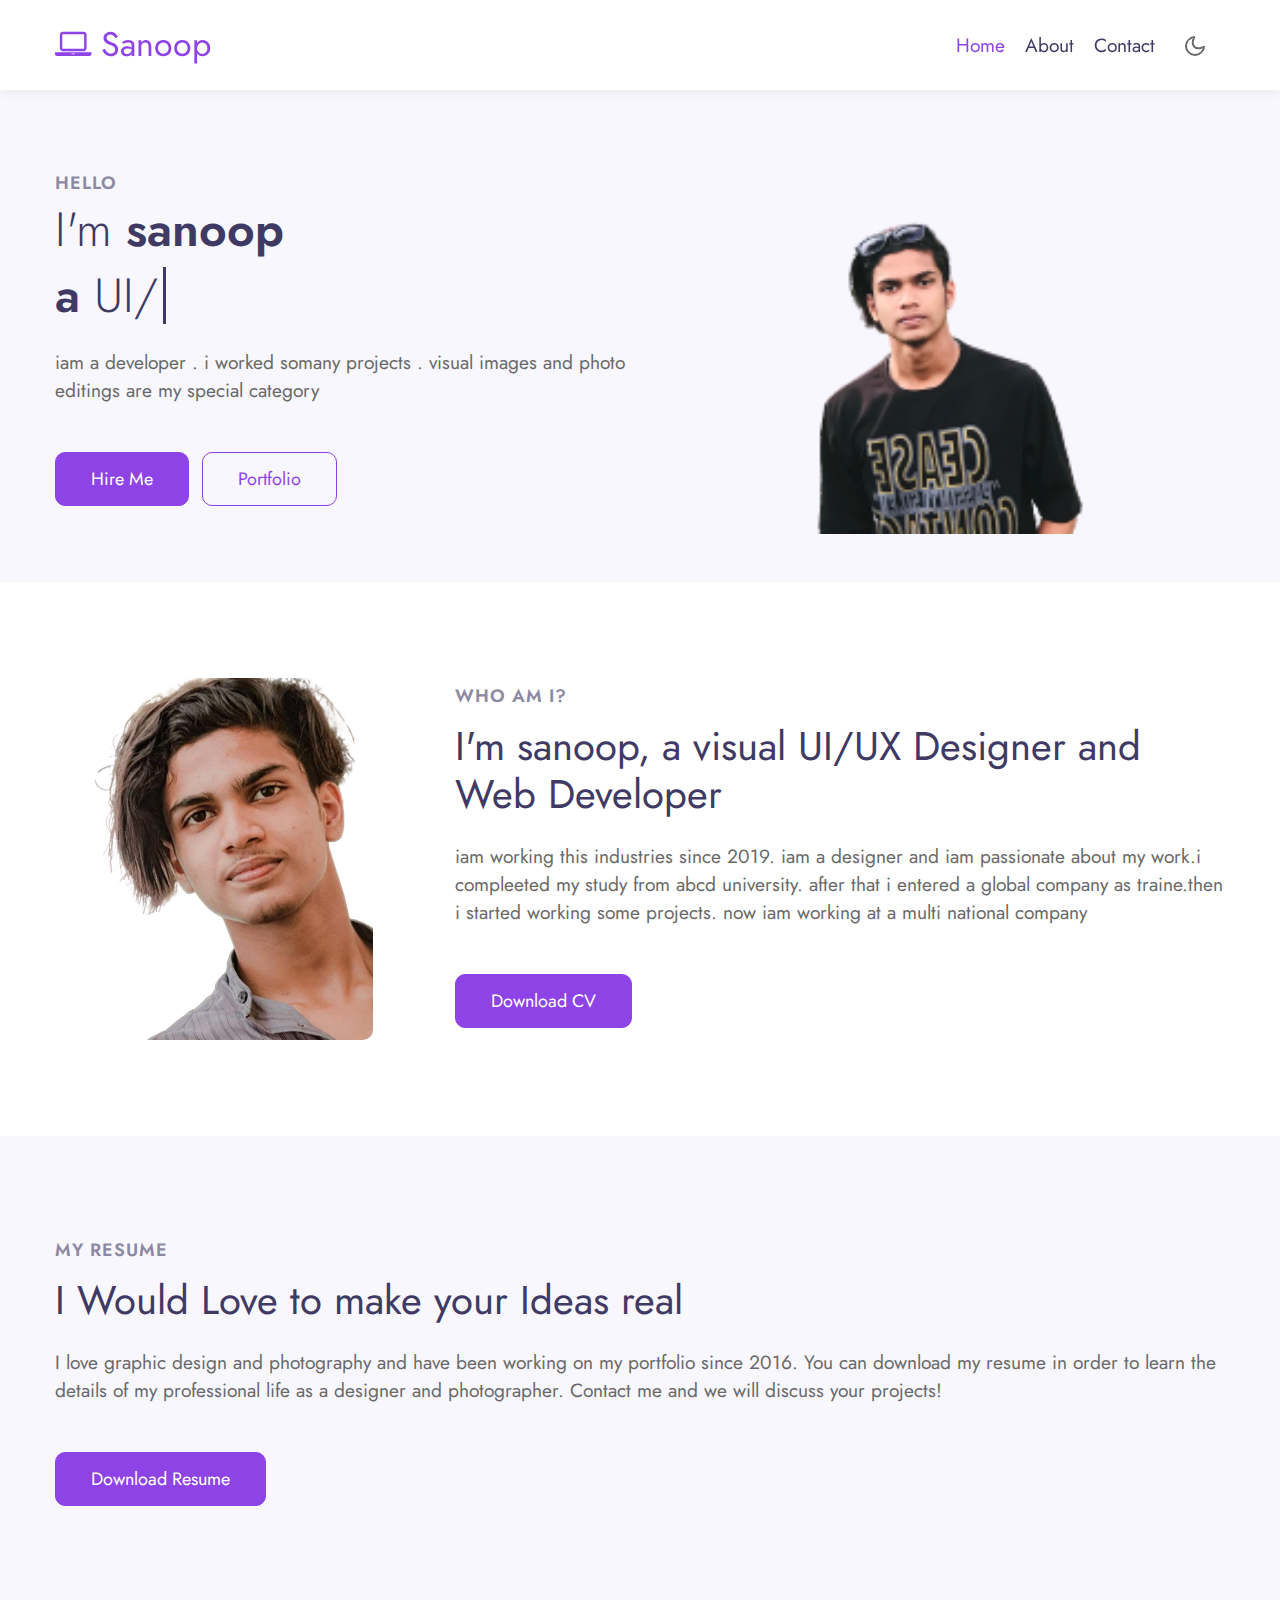
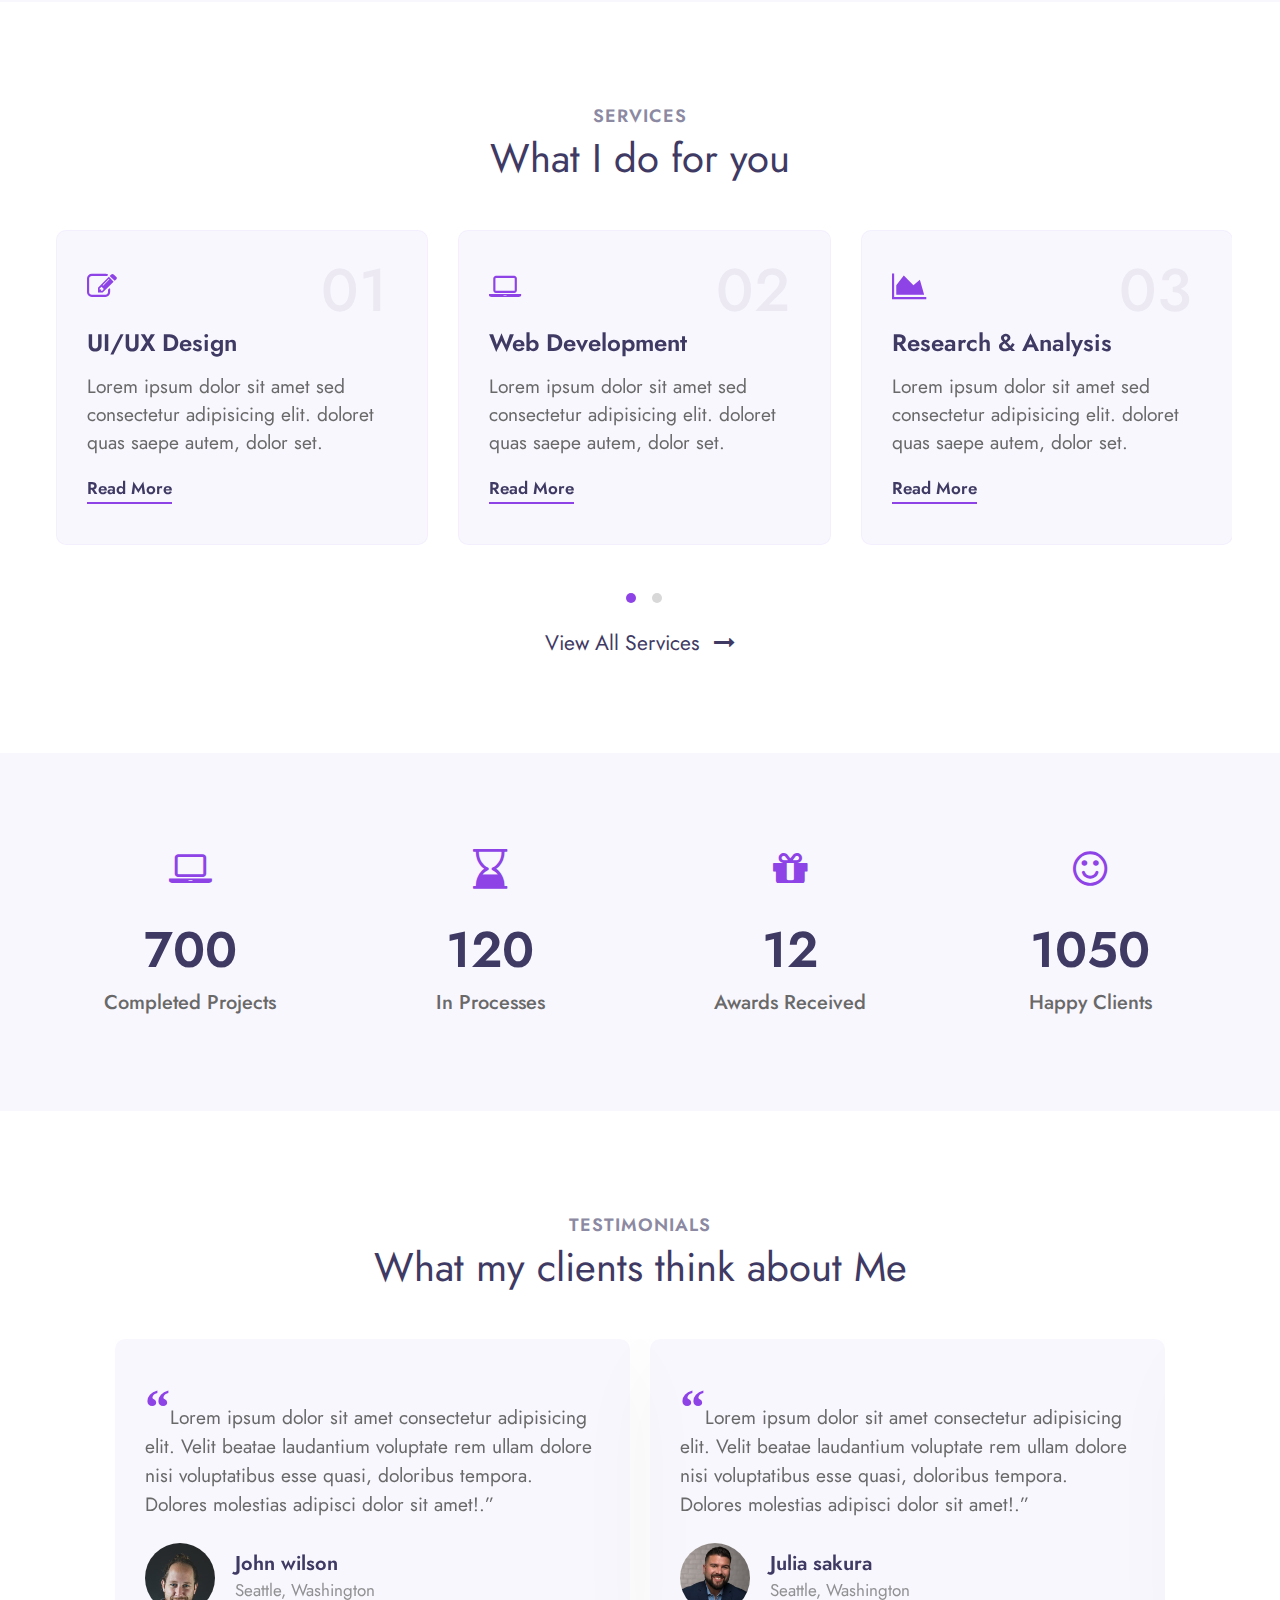
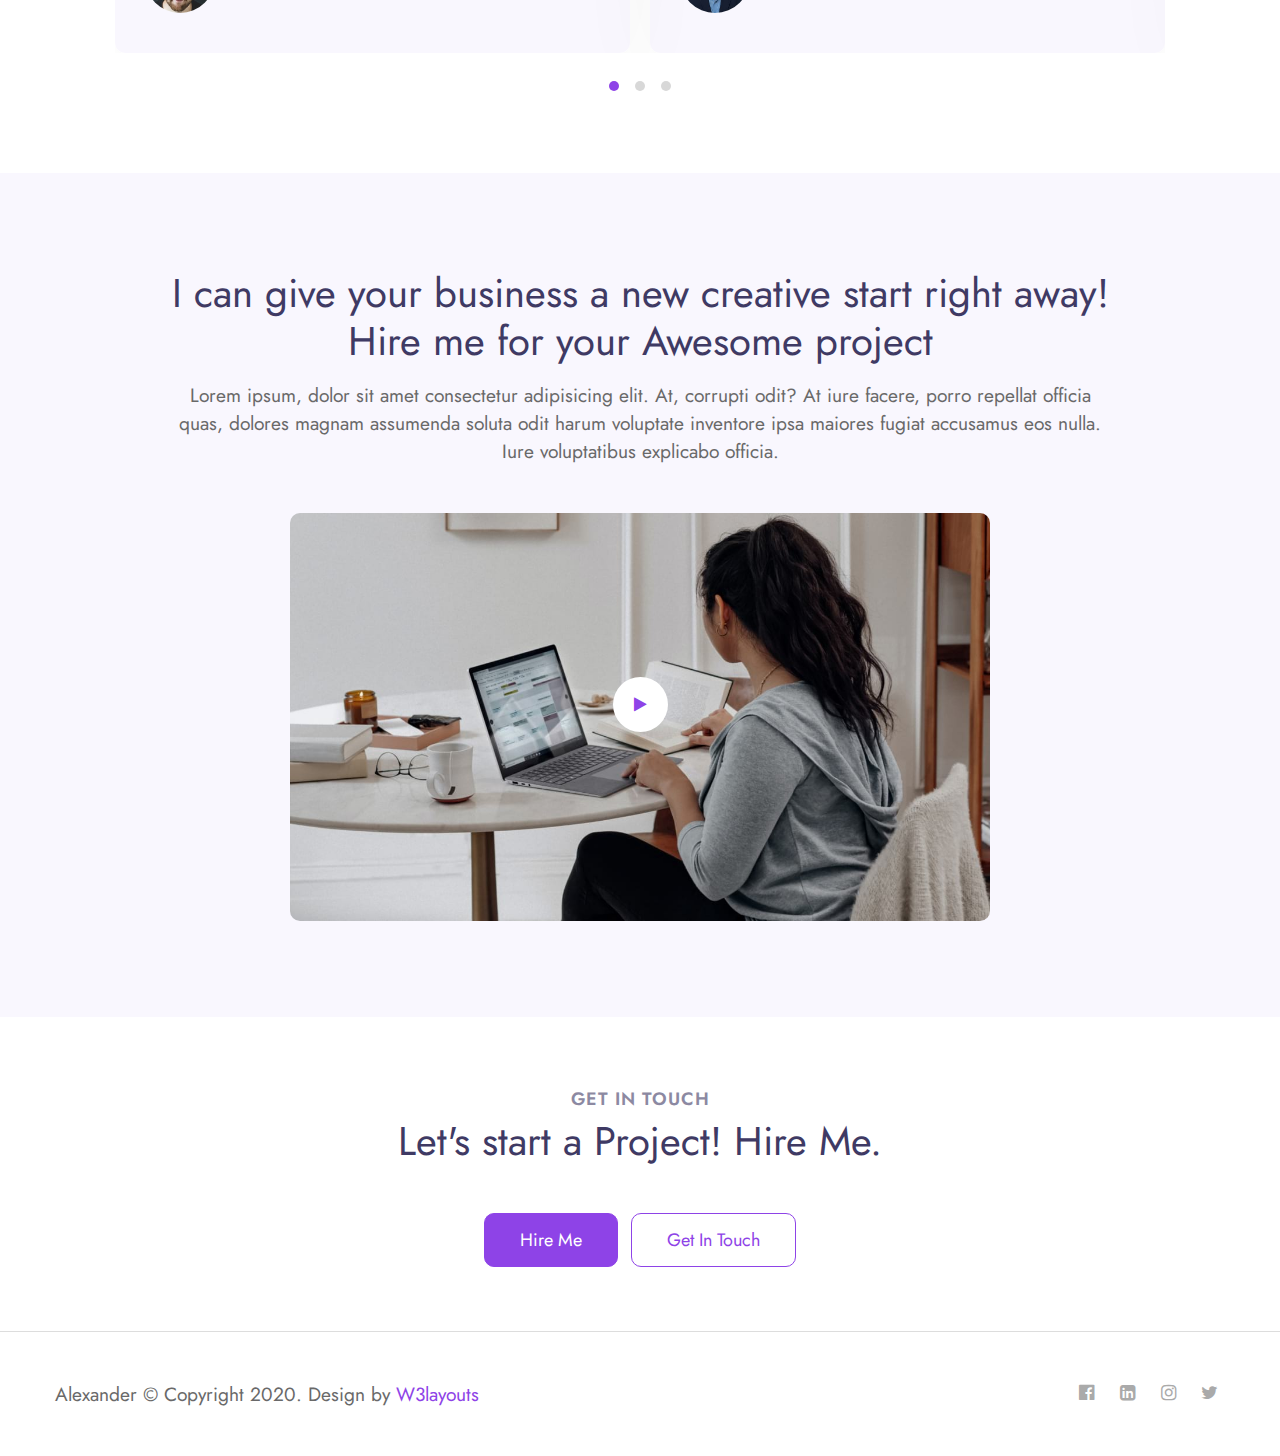
<file: index.html>
<!--
Author: W3layouts
Author URL: http://w3layouts.com
-->
<!doctype html>
<html lang="en">

<head>
  <!-- Required meta tags -->
  <meta charset="utf-8">
  <meta name="viewport" content="width=device-width, initial-scale=1, shrink-to-fit=no">

  <title>Alexander Personal Portfolio Category Bootstrap Responsive Website Template | Home : W3layouts</title>

  <!-- google fonts -->  
  <link href="//fonts.googleapis.com/css2?family=Jost:wght@300;400;600&display=swap" rel="stylesheet">

  <!-- Template CSS -->
  <link rel="stylesheet" href="assets/css/style-starter.css">
</head>

<body>
<!-- header -->
<header id="site-header" class="fixed-top">
  <div class="container">
      <nav class="navbar navbar-expand-lg stroke">
          <a class="navbar-brand" href="index.html">
              <span class="fa fa-laptop"></span> sanoop
          </a>
          <!-- if logo is image enable this   
      <a class="navbar-brand" href="#index.html">
          <img src="image-path" alt="Your logo" title="Your logo" style="height:35px;" />
      </a> -->
          <button class="navbar-toggler  collapsed bg-gradient" type="button" data-toggle="collapse"
              data-target="#navbarTogglerDemo02" aria-controls="navbarTogglerDemo02" aria-expanded="false"
              aria-label="Toggle navigation">
              <span class="navbar-toggler-icon fa icon-expand fa-bars"></span>
              <span class="navbar-toggler-icon fa icon-close fa-times"></span>
              </span>
          </button>

          <div class="collapse navbar-collapse" id="navbarTogglerDemo02">
              <ul class="navbar-nav ml-auto">
                  <li class="nav-item active">
                      <a class="nav-link" href="index.html">Home <span class="sr-only">(current)</span></a>
                  </li>
                  <li class="nav-item @@about__active">
                      <a class="nav-link" href="about.html">About</a>
                  </li>
                  <li class="nav-item @@contact__active">
                      <a class="nav-link" href="contact.html">Contact</a>
                  </li>
              </ul>
          </div>
          <!-- toggle switch for light and dark theme -->
          <div class="mobile-position">
              <nav class="navigation">
                  <div class="theme-switch-wrapper">
                      <label class="theme-switch" for="checkbox">
                          <input type="checkbox" id="checkbox">
                          <div class="mode-container">
                              <i class="gg-sun"></i>
                              <i class="gg-moon"></i>
                          </div>
                      </label>
                  </div>
              </nav>
          </div>
          <!-- //toggle switch for light and dark theme -->
      </nav>
  </div>
</header>
<!-- //header -->

<!-- banner section -->
<section id="home" class="w3l-banner py-5">
    <div class="container">
        <div class="row align-items-center">
            <div class="col-lg-6 col-sm-12 mt-lg-0 mt-4">
                <span class="title-small">Hello</span>
                <h1 class="mb-2 title"> <span>I'm</span> sanoop </h1>
                <h1 class="mb-4 title"> a <span class="typed-text"></span><span class="cursor">&nbsp</span></h1>
                <p>iam a developer . i worked somany projects . visual images and photo editings are my special category

                </p>
                <div class="mt-sm-5 mt-4">
                    <a class="btn btn-primary btn-style mr-2" href="contact.html"> Hire Me </a>
                    <a class="btn btn-outline-primary btn-style mr-2" href="#portfolio"> Portfolio </a>
                </div>
            </div>
            <div class="col-lg-6 col-md-8 col-sm-10 mt-lg-0 mt-4">
                <div class="img-effect text-lg-center">
                    <img src="s.png"alt="myphoto" class="img-fluid bbb">
                </div>
            </div>
        </div>
    </div>
</section>
<!-- //banner section -->

<!-- home page about section -->
<section class="w3l-index3" id="about">
    <div class="midd-w3 py-5">
        <div class="container py-lg-5 py-md-3">
            <div class="row">
                <div class="col-lg-4">
                    <div class="position-relative">
                        <img src="k.png" alt="" class="radius-image img-fluid">
                    </div>
                </div>
                <div class="col-lg-8 mt-lg-0 mt-5">
                    <h5 class="title-small mb-2">Who am i?</h5>
                    <h3 class="title-big">I'm sanoop, a visual UI/UX Designer and Web Developer</h3>
                    <p class="mt-4">
               iam working this industries since 2019. iam a designer and iam passionate about my work.i compleeted my study from abcd university. 
               after that i entered a global company as traine.then i started working some projects. now iam working at a multi national company
                      </p>
                    <a href="#download" class="btn btn-style btn-primary mt-lg-5 mt-4">Download CV</a>
                </div>
            </div>
        </div>
    </div>
</section>
<!-- //home page about section -->

<!-- home page second section -->
<div class="py-5 w3l-resume">
    <div class="container py-lg-5 py-3">
        <h5 class="title-small mb-2"> My resume</h5>
        <h3 class="title-big mb-4">I Would Love to make your Ideas real </h3>
        <p>I love graphic design and photography and have been working on my portfolio since 2016. You can download my
            resume in order to learn the details of my professional life as a designer and photographer. Contact me and
            we will discuss your projects!</p>
        <div class="mt-5">
            <a href="#download" class="btn btn-style btn-primary">Download resume</a>
        </div>
    </div>
</div>
<!-- //home page second section -->

<!-- home page services section -->
<section class="w3l-services">
    <div class="blog py-5" id="services">
        <div class="container py-lg-5">
            <h5 class="title-small text-center">Services</h5>
            <h3 class="title-big text-center mb-sm-5 mb-4">What I do for you</h3>
            <div class="row">
                <div class="col-md-12 mx-auto pr-2">
                    <div class="owl-two owl-carousel owl-theme">
                        <div class="item">
                            <div class="card">
                                <div class="box-wrap">
                                    <div class="icon">
                                        <span class="fa fa-pencil-square-o"></span>
                                    </div>
                                    <h4 class="number">01</h4>
                                    <h4><a href="#url">UI/UX Design</a></h4>
                                    <p>Lorem ipsum dolor sit amet sed consectetur adipisicing elit.
                                        doloret quas saepe autem, dolor set.</p>
                                    <a href="#read" class="read">Read more</a>
                                </div>
                            </div>
                        </div>

                        <div class="item">
                            <div class="card">
                                <div class="box-wrap">
                                    <div class="icon">
                                      <span class="fa fa-laptop"></span>
                                    </div>
                                    <h4 class="number">02</h4>
                                    <h4><a href="#url">Web Development</a></h4>
                                    <p>Lorem ipsum dolor sit amet sed consectetur adipisicing elit.
                                      doloret quas saepe autem, dolor set.</p>
                                      <a href="#read" class="read">Read more</a>
                                  </div>
                            </div>
                        </div>

                        <div class="item">
                            <div class="card">
                                <div class="box-wrap">
                                    <div class="icon">
                                      <span class="fa fa-area-chart"></span>
                                    </div>
                                    <h4 class="number">03</h4>
                                    <h4><a href="#url">Research & Analysis</a></h4>
                                    <p>Lorem ipsum dolor sit amet sed consectetur adipisicing elit.
                                      doloret quas saepe autem, dolor set.</p>
                                      <a href="#read" class="read">Read more</a>
                                  </div>
                            </div>
                        </div>

                        <div class="item">
                            <div class="card">
                                <div class="box-wrap">
                                    <div class="icon">
                                        <span class="fa fa-pencil-square-o"></span>
                                    </div>
                                    <h4 class="number">04</h4>
                                    <h4><a href="#url">UI/UX Design</a></h4>
                                    <p>Lorem ipsum dolor sit amet sed consectetur adipisicing elit.
                                        doloret quas saepe autem, dolor set.</p>
                                    <a href="#read" class="read">Read more</a>
                                </div>
                            </div>
                        </div>

                        <div class="item">
                            <div class="card">
                                <div class="box-wrap">
                                    <div class="icon">
                                      <span class="fa fa-laptop"></span>
                                    </div>
                                    <h4 class="number">05</h4>
                                    <h4><a href="#url">Web Development</a></h4>
                                    <p>Lorem ipsum dolor sit amet sed consectetur adipisicing elit.
                                      doloret quas saepe autem, dolor set.</p>
                                      <a href="#read" class="read">Read more</a>
                                  </div>
                            </div>
                        </div>

                        <div class="item">
                            <div class="card">
                                <div class="box-wrap">
                                    <div class="icon">
                                      <span class="fa fa-area-chart"></span>
                                    </div>
                                    <h4 class="number">06</h4>
                                    <h4><a href="#url">Research & Analysis</a></h4>
                                    <p>Lorem ipsum dolor sit amet sed consectetur adipisicing elit.
                                      doloret quas saepe autem, dolor set.</p>
                                      <a href="#read" class="read">Read more</a>
                                  </div>
                            </div>
                        </div>
                    </div>
                </div>
            </div>
            <div class="mt-5 text-more">
                <p class="mt-4 pt-3 sample text-center">
                    <a href="services.html">View All Services <span class="pl-2 fa fa-long-arrow-right"></span></a>
                </p>
            </div>
        </div>
    </div>
</section>
<!-- //home page services section -->

<!-- stats -->
<section class="w3l-stats py-lg-5 py-4" id="stats">
    <div class="gallery-inner container py-md-5 py-4">
        <div class="row stats-con">
            <div class="col-sm-3 col-6 stats_info counter_grid">
                <span class="fa fa-laptop"></span>
                <p class="counter">700</p>
                <h4>Completed projects</h4>
            </div>
            <div class="col-sm-3 col-6 stats_info counter_grid1">
                <span class="fa fa-hourglass-end"></span>
                <p class="counter">120</p>
                <h4>In processes</h4>
            </div>
            <div class="col-sm-3 col-6 stats_info counter_grid mt-sm-0 mt-5">
                <span class="fa fa-gift"></span>
                <p class="counter">12</p>
                <h4>Awards Received</h4>
            </div>
            <div class="col-sm-3 col-6 stats_info counter_grid2 mt-sm-0 mt-5">
                <span class="fa fa-smile-o"></span>
                <p class="counter">1050</p>
                <h4>Happy Clients</h4>
            </div>
        </div>
    </div>
</section>
<!-- //stats -->
<!-- testimonials -->
<section class="w3l-clients" id="clients">
    <!-- /grids -->
    <div class="cusrtomer-layout py-5">
        <div class="container py-lg-5 py-md-4">
            <div class="heading text-center mx-auto">
                <h6 class="title-small text-center">Testimonials</h6>
                <h3 class="title-big mb-md-5 mb-4">What my clients think about Me </h3>
            </div>
            <!-- /grids -->
            <div class="testimonial-width">
                <div id="owl-demo1" class="owl-carousel owl-theme mb-4">
                    <div class="item">
                        <div class="testimonial-content">
                            <div class="testimonial">
                                <blockquote>
                                    <q>Lorem ipsum dolor sit amet consectetur adipisicing elit. Velit beatae laudantium
                                        voluptate rem ullam dolore nisi voluptatibus esse quasi, doloribus tempora.
                                        Dolores molestias adipisci dolor sit amet!.</q>
                                </blockquote>
                                <div class="testi-des">
                                    <div class="test-img"><img src="assets/images/team1.jpg" class="img-fluid" alt="client-img">
                                    </div>
                                    <div class="peopl align-self">
                                        <h3>John wilson</h3>
                                        <p class="indentity">Seattle, Washington</p>
                                    </div>
                                </div>
                            </div>
                        </div>
                    </div>
                    <div class="item">
                        <div class="testimonial-content">
                            <div class="testimonial">
                                <blockquote>
                                    <q>Lorem ipsum dolor sit amet consectetur adipisicing elit. Velit beatae laudantium
                                        voluptate rem ullam dolore nisi voluptatibus esse quasi, doloribus tempora.
                                        Dolores molestias adipisci dolor sit amet!.</q>
                                </blockquote>
                                <div class="testi-des">
                                    <div class="test-img"><img src="assets/images/team2.jpg" class="img-fluid" alt="client-img">
                                    </div>
                                    <div class="peopl align-self">
                                        <h3>Julia sakura</h3>
                                        <p class="indentity">Seattle, Washington</p>
                                    </div>
                                </div>
                            </div>
                        </div>
                    </div>
                    <div class="item">
                        <div class="testimonial-content">
                            <div class="testimonial">
                                <blockquote>
                                    <q>Lorem ipsum dolor sit amet consectetur adipisicing elit. Velit beatae laudantium
                                        voluptate rem ullam dolore nisi voluptatibus esse quasi, doloribus tempora.
                                        Dolores molestias adipisci dolor sit amet!.</q>
                                </blockquote>
                                <div class="testi-des">
                                    <div class="test-img"><img src="assets/images/team3.jpg" class="img-fluid" alt="client-img">
                                    </div>
                                    <div class="peopl align-self">
                                        <h3>Roy Linderson</h3>
                                        <p class="indentity">Seattle, Washington</p>
                                    </div>
                                </div>
                            </div>
                        </div>
                    </div>
                    <div class="item">
                        <div class="testimonial-content">
                            <div class="testimonial">
                                <blockquote>
                                    <q>Lorem ipsum dolor sit amet consectetur adipisicing elit. Velit beatae laudantium
                                        voluptate rem ullam dolore nisi voluptatibus esse quasi, doloribus tempora.
                                        Dolores molestias adipisci dolor sit amet!.</q>
                                </blockquote>
                                <div class="testi-des">
                                    <div class="test-img"><img src="assets/images/team4.jpg" class="img-fluid" alt="client-img">
                                    </div>
                                    <div class="peopl align-self">
                                        <h3>Mike Thyson</h3>
                                        <p class="indentity">Seattle, Washington</p>
                                    </div>
                                </div>
                            </div>
                        </div>
                    </div>
                    <div class="item">
                        <div class="testimonial-content">
                            <div class="testimonial">
                                <blockquote>
                                    <q>Lorem ipsum dolor sit amet consectetur adipisicing elit. Velit beatae laudantium
                                        voluptate rem ullam dolore nisi voluptatibus esse quasi, doloribus tempora.
                                        Dolores molestias adipisci dolor sit amet!.</q>
                                </blockquote>
                                <div class="testi-des">
                                    <div class="test-img"><img src="assets/images/team2.jpg" class="img-fluid" alt="client-img">
                                    </div>
                                    <div class="peopl align-self">
                                        <h3>Laura gill</h3>
                                        <p class="indentity">Seattle, Washington</p>
                                    </div>
                                </div>
                            </div>
                        </div>
                    </div>
                    <div class="item">
                        <div class="testimonial-content">
                            <div class="testimonial">
                                <blockquote>
                                    <q>Lorem ipsum dolor sit amet consectetur adipisicing elit. Velit beatae laudantium
                                        voluptate rem ullam dolore nisi voluptatibus esse quasi, doloribus tempora.
                                        Dolores molestias adipisci dolor sit amet!.</q>
                                </blockquote>
                                <div class="testi-des">
                                    <div class="test-img"><img src="assets/images/team3.jpg" class="img-fluid" alt="client-img">
                                    </div>
                                    <div class="peopl align-self">
                                        <h3>Smith Johnson</h3>
                                        <p class="indentity">Seattle, Washington</p>
                                    </div>
                                </div>
                            </div>
                        </div>
                    </div>
                </div>
            </div>
        </div>
        <!-- /grids -->
    </div>
    <!-- //grids -->
</section>
<!-- //testimonials -->

<!-- home page video popup section -->
<section class="w3l-index5" id="about">
    <div class="new-block py-5">
        <div class="container py-lg-5">
            <div class="middle-section text-center">
                <div class="section-width">
                    <h3 class="title-big">I can give your business a new creative start right away! Hire me for your
                        Awesome project</h3>
                    <p class="mt-3">Lorem ipsum, dolor sit amet consectetur adipisicing elit. At, corrupti odit? At iure
                        facere,
                        porro repellat officia quas, dolores magnam assumenda soluta odit
                        harum
                        voluptate inventore ipsa maiores fugiat accusamus eos nulla. Iure voluptatibus explicabo
                        officia.</p>
                </div>
                <div class="history-info mt-5">
                    <div class="position-relative">
                        <img src="assets/images/bg.jpg" class="img-fluid radius-image video-popup-image"
                            alt="video-popup">

                        <a href="#small-dialog" class="popup-with-zoom-anim play-view text-center position-absolute">
                            <span class="video-play-icon">
                                <span class="fa fa-play"></span>
                            </span>
                        </a>

                        <!-- dialog itself, mfp-hide class is required to make dialog hidden -->
                        <div id="small-dialog" class="zoom-anim-dialog mfp-hide">
                            <iframe src="https://www.youtube.com/embed/Cu2VnoRcxKM" allowfullscreen></iframe>
                        </div>
                    </div>
                </div>

                <!-- dialog itself, mfp-hide class is required to make dialog hidden -->
                <div id="small-dialog" class="zoom-anim-dialog mfp-hide">
                    <iframe src="https://www.youtube.com/embed/Z_KspIX1oXU" allowfullscreen></iframe>
                </div>
            </div>
        </div>
    </div>
</section>
<!-- //home page video popup section -->

 <!-- freelance hire me -->
 <section class="w3l-grid-quote text-center py-5">
   <div class="container py-3">
     <h6 class="title-small">Get in touch</h6>
     <h3 class="title-big mb-md-5 mb-4">Let's start a Project! Hire Me.</h3>
     <a href="contact.html" class="btn btn-style btn-primary mr-2">Hire Me </a>
     <a href="contact.html" class="btn btn-style btn-outline-primary">Get in touch</a>
   </div>
 </section>
 <!-- //freelance hire me -->
 
<!-- Footer -->
<section class="w3l-footer py-sm-5 py-4">
  <div class="container">
    <div class="footer-content">
      <div class="row">
        <div class="col-lg-8 footer-left">
          <p class="m-0">Alexander © Copyright 2020. Design by <a href="https://w3layouts.com">W3layouts</a></p>
        </div>
        <div class="col-lg-4 footer-right text-lg-right text-center mt-lg-0 mt-3">
          <ul class="social m-0 p-0">
            <li><a href="#facebook"><span class="fa fa-facebook-official"></span></a></li>
            <li><a href="#linkedin"><span class="fa fa-linkedin-square"></span></a></li>
            <li><a href="#instagram"><span class="fa fa-instagram"></span></a></li>
            <li><a href="#twitter"><span class="fa fa-twitter"></span></a></li>
          </ul>
        </div>
      </div>
    </div>
  </div>

  <!-- move top -->
  <button onclick="topFunction()" id="movetop" title="Go to top">
    <span class="fa fa-angle-up"></span>
  </button>
  <script>
    // When the user scrolls down 20px from the top of the document, show the button
    window.onscroll = function () {
      scrollFunction()
    };

    function scrollFunction() {
      if (document.body.scrollTop > 20 || document.documentElement.scrollTop > 20) {
        document.getElementById("movetop").style.display = "block";
      } else {
        document.getElementById("movetop").style.display = "none";
      }
    }

    // When the user clicks on the button, scroll to the top of the document
    function topFunction() {
      document.body.scrollTop = 0;
      document.documentElement.scrollTop = 0;
    }
  </script>
  <!-- /move top -->
</section>
<!-- //Footer -->

<!-- all js scripts and files here -->

<script src="assets/js/theme-change.js"></script><!-- theme switch js (light and dark)-->

<script src="assets/js/jquery-3.3.1.min.js"></script><!-- default jQuery -->

<!-- /typig-text-->
<script>
  const typedTextSpan = document.querySelector(".typed-text");
  const cursorSpan = document.querySelector(".cursor");

  const textArray = ["UI/UX Designer", "Freelancer", "Web developer"];
  const typingDelay = 200;
  const erasingDelay = 10;
  const newTextDelay = 100; // Delay between current and next text
  let textArrayIndex = 0;
  let charIndex = 0;

  function type() {
    if (charIndex < textArray[textArrayIndex].length) {
      if (!cursorSpan.classList.contains("typing")) cursorSpan.classList.add("typing");
      typedTextSpan.textContent += textArray[textArrayIndex].charAt(charIndex);
      charIndex++;
      setTimeout(type, typingDelay);
    } else {
      cursorSpan.classList.remove("typing");
      setTimeout(erase, newTextDelay);
    }
  }

  function erase() {
    if (charIndex > 0) {
      // add class 'typing' if there's none
      if (!cursorSpan.classList.contains("typing")) {
        cursorSpan.classList.add("typing");
      }
      typedTextSpan.textContent = textArray[textArrayIndex].substring(0, 0);
      charIndex--;
      setTimeout(erase, erasingDelay);
    } else {
      cursorSpan.classList.remove("typing");
      textArrayIndex++;
      if (textArrayIndex >= textArray.length) textArrayIndex = 0;
      setTimeout(type, typingDelay);
    }
  }

  document.addEventListener("DOMContentLoaded", function () { // On DOM Load initiate the effect
    if (textArray.length) setTimeout(type, newTextDelay + 250);
  });
</script>
<!-- //typig-text-->

<!-- services owlcarousel -->
<script src="assets/js/owl.carousel.js"></script>

<!-- script for services -->
<script>
  $(document).ready(function () {
    $('.owl-two').owlCarousel({
      loop: true,
      margin: 30,
      nav: false,
      responsiveClass: true,
      autoplay: false,
      autoplayTimeout: 5000,
      autoplaySpeed: 1000,
      autoplayHoverPause: false,
      responsive: {
        0: {
          items: 1,
          nav: false
        },
        480: {
          items: 1,
          nav: false
        },
        700: {
          items: 1,
          nav: false
        },
        1090: {
          items: 3,
          nav: false
        }
      }
    })
  })
</script>
<!-- //script for services -->

<!-- script for tesimonials carousel slider -->
<script>
  $(document).ready(function () {
    $("#owl-demo1").owlCarousel({
      loop: true,
      margin: 20,
      nav: false,
      responsiveClass: true,
      responsive: {
        0: {
          items: 1,
          nav: false
        },
        736: {
          items: 1,
          nav: false
        },
        1000: {
          items: 2,
          nav: false,
          loop: false
        }
      }
    })
  })
</script>
<!-- //script for tesimonials carousel slider -->

<!-- video popup -->
<script src="assets/js/jquery.magnific-popup.min.js"></script>
<script>
  $(document).ready(function () {
    $('.popup-with-zoom-anim').magnificPopup({
      type: 'inline',

      fixedContentPos: false,
      fixedBgPos: true,

      overflowY: 'auto',

      closeBtnInside: true,
      preloader: false,

      midClick: true,
      removalDelay: 300,
      mainClass: 'my-mfp-zoom-in'
    });

    $('.popup-with-move-anim').magnificPopup({
      type: 'inline',

      fixedContentPos: false,
      fixedBgPos: true,

      overflowY: 'auto',

      closeBtnInside: true,
      preloader: false,

      midClick: true,
      removalDelay: 300,
      mainClass: 'my-mfp-slide-bottom'
    });
  });
</script>
<!-- //video popup -->

<!-- stats number counter-->
<script src="assets/js/jquery.waypoints.min.js"></script>
<script src="assets/js/jquery.countup.js"></script>
<script>
  $('.counter').countUp();
</script>
<!-- //stats number counter -->

<!-- disable body scroll which navbar is in active -->
<script>
  $(function () {
    $('.navbar-toggler').click(function () {
      $('body').toggleClass('noscroll');
    })
  });
</script>
<!-- disable body scroll which navbar is in active -->

<!--/MENU-JS-->
<script>
  $(window).on("scroll", function () {
    var scroll = $(window).scrollTop();

    if (scroll >= 80) {
      $("#site-header").addClass("nav-fixed");
    } else {
      $("#site-header").removeClass("nav-fixed");
    }
  });

  //Main navigation Active Class Add Remove
  $(".navbar-toggler").on("click", function () {
    $("header").toggleClass("active");
  });
  $(document).on("ready", function () {
    if ($(window).width() > 991) {
      $("header").removeClass("active");
    }
    $(window).on("resize", function () {
      if ($(window).width() > 991) {
        $("header").removeClass("active");
      }
    });
  });
</script>
<!--//MENU-JS-->

<!-- bootstrap js -->
<script src="assets/js/bootstrap.min.js"></script>

</body>

</html>
</file>
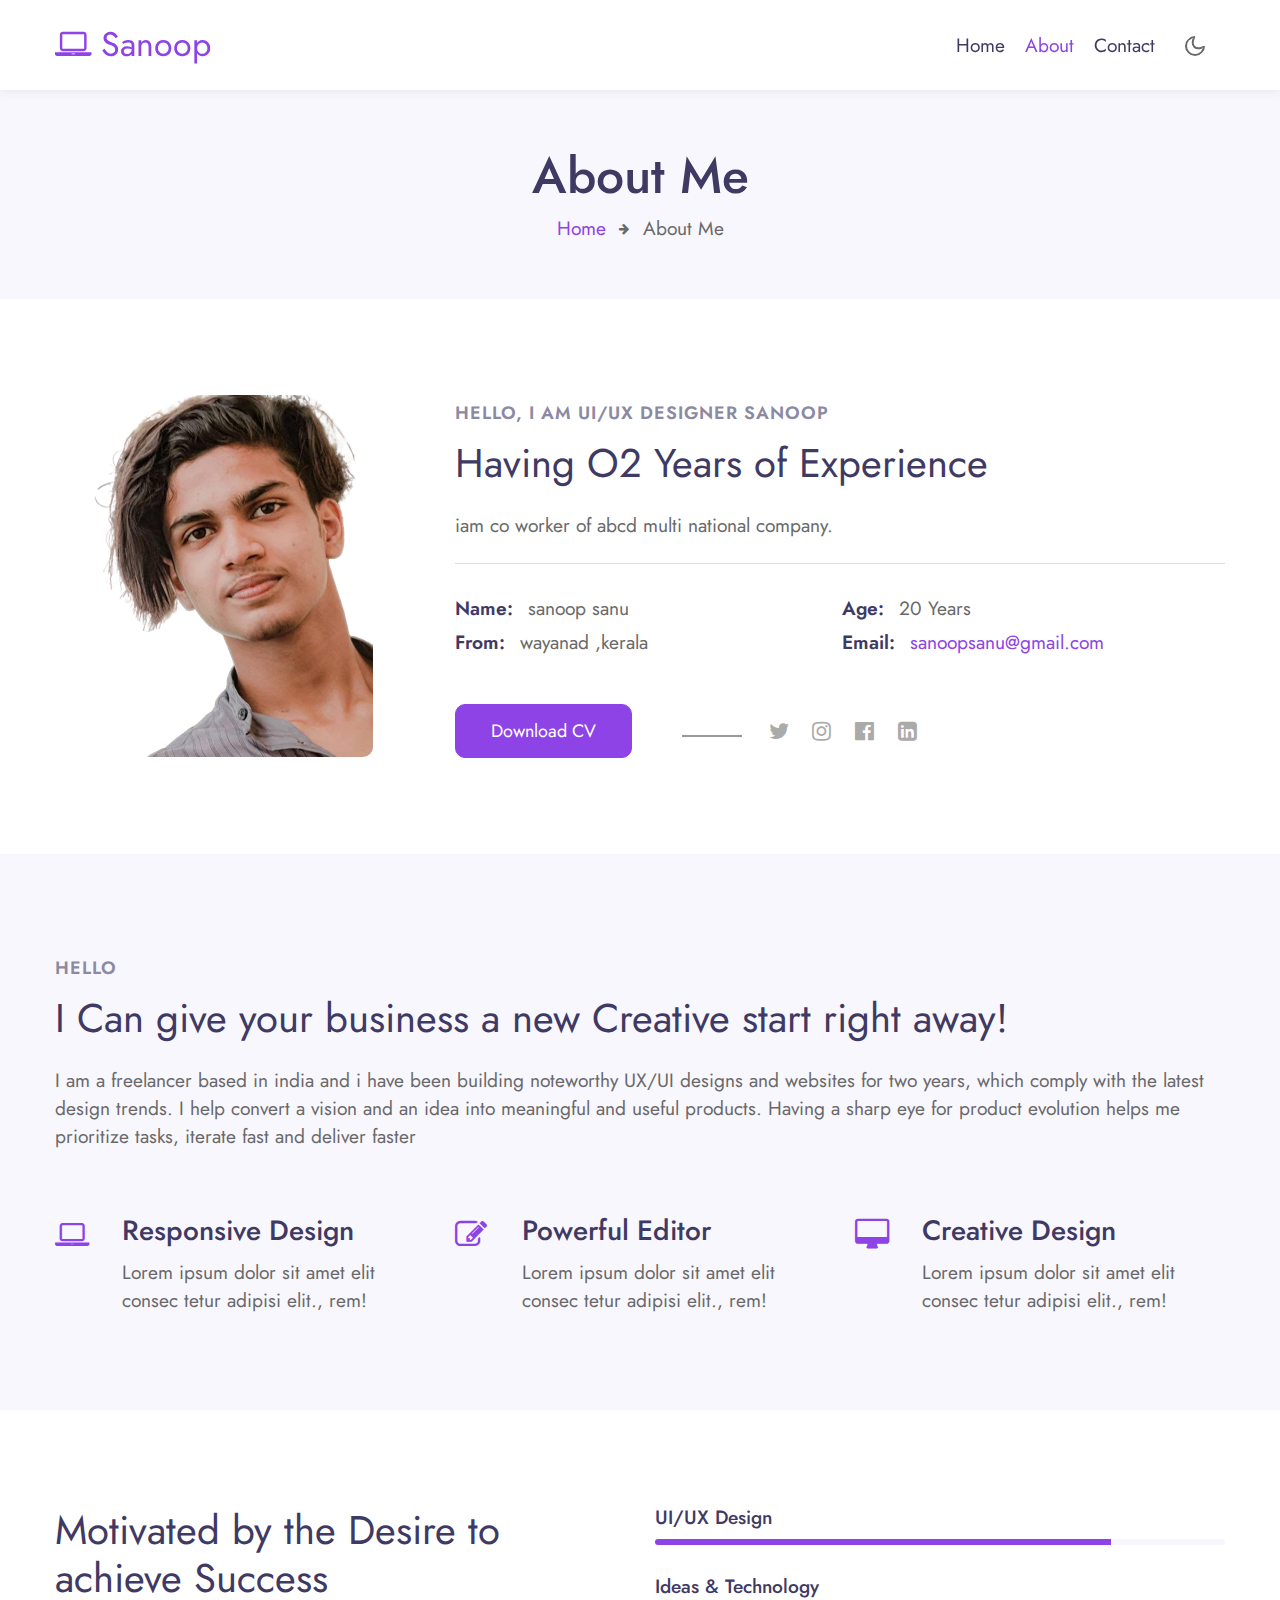
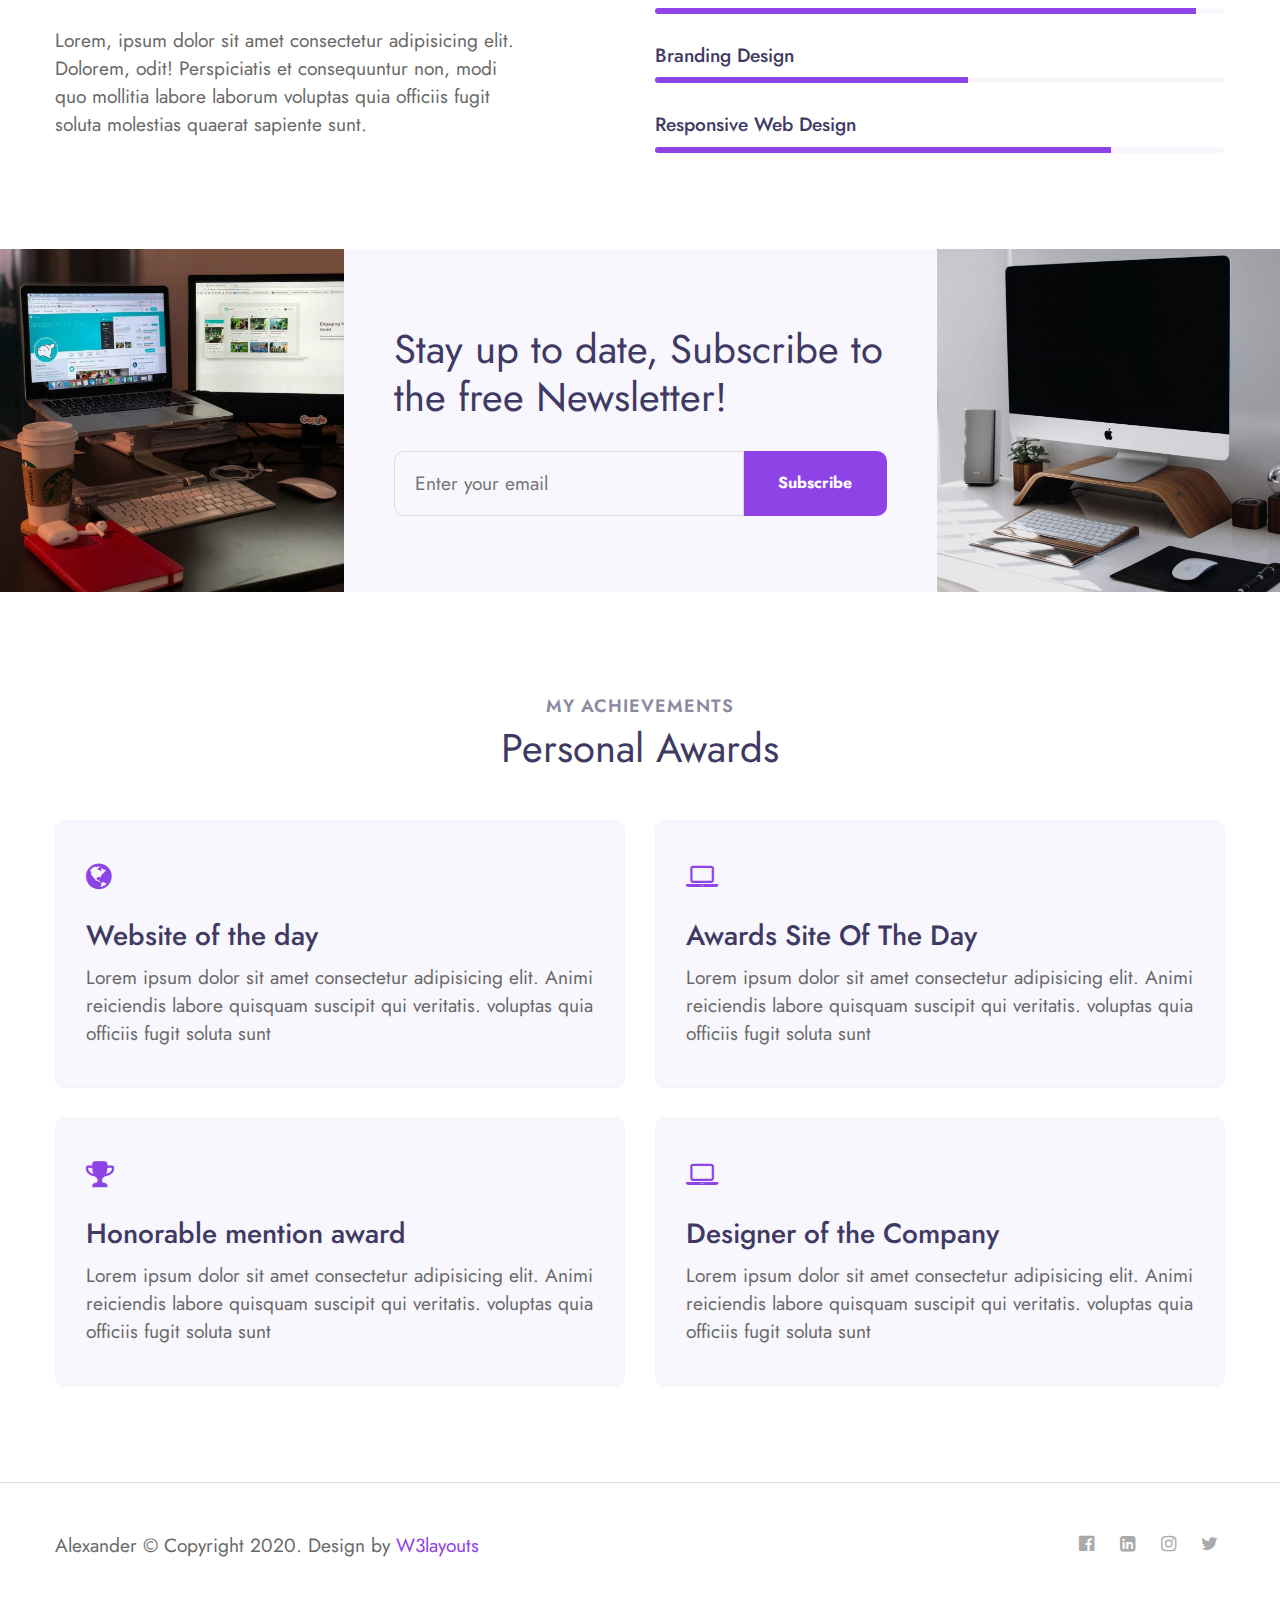
<file: about.html>
<!--
Author: W3layouts
Author URL: http://w3layouts.com
-->
<!doctype html>
<html lang="en">

<head>
  <!-- Required meta tags -->
  <meta charset="utf-8">
  <meta name="viewport" content="width=device-width, initial-scale=1, shrink-to-fit=no">

  <title>Alexander Personal Portfolio Category Bootstrap Responsive Website Template | About : W3layouts</title>

  <!-- google fonts -->  
  <link href="//fonts.googleapis.com/css2?family=Jost:wght@300;400;600&display=swap" rel="stylesheet">

  <!-- Template CSS -->
  <link rel="stylesheet" href="assets/css/style-starter.css">
</head>

<body>
<!-- header -->
<header id="site-header" class="fixed-top">
  <div class="container">
      <nav class="navbar navbar-expand-lg stroke">
          <a class="navbar-brand" href="index.html">
              <span class="fa fa-laptop"></span> sanoop
          </a>
          <!-- if logo is image enable this   
      <a class="navbar-brand" href="#index.html">
          <img src="image-path" alt="Your logo" title="Your logo" style="height:35px;" />
      </a> -->
          <button class="navbar-toggler  collapsed bg-gradient" type="button" data-toggle="collapse"
              data-target="#navbarTogglerDemo02" aria-controls="navbarTogglerDemo02" aria-expanded="false"
              aria-label="Toggle navigation">
              <span class="navbar-toggler-icon fa icon-expand fa-bars"></span>
              <span class="navbar-toggler-icon fa icon-close fa-times"></span>
              </span>
          </button>

          <div class="collapse navbar-collapse" id="navbarTogglerDemo02">
              <ul class="navbar-nav ml-auto">
                  <li class="nav-item @@home__active">
                      <a class="nav-link" href="index.html">Home <span class="sr-only">(current)</span></a>
                  </li>
                  <li class="nav-item active">
                      <a class="nav-link" href="about.html">About</a>
                  </li>
                  <li class="nav-item @@contact__active">
                      <a class="nav-link" href="contact.html">Contact</a>
                  </li>
              </ul>
          </div>
          <!-- toggle switch for light and dark theme -->
          <div class="mobile-position">
              <nav class="navigation">
                  <div class="theme-switch-wrapper">
                      <label class="theme-switch" for="checkbox">
                          <input type="checkbox" id="checkbox">
                          <div class="mode-container">
                              <i class="gg-sun"></i>
                              <i class="gg-moon"></i>
                          </div>
                      </label>
                  </div>
              </nav>
          </div>
          <!-- //toggle switch for light and dark theme -->
      </nav>
  </div>
</header>
<!-- //header -->

<!-- about breadcrumb -->
<section class="w3l-about-breadcrumb text-center">
    <div class="breadcrumb-bg breadcrumb-bg-about py-sm-5 py-4">
        <div class="container py-2">
            <h2 class="title">About Me</h2>
            <ul class="breadcrumbs-custom-path mt-2">
                <li><a href="#url">Home</a></li>
                <li class="active"><span class="fa fa-arrow-right mx-2" aria-hidden="true"></span> About Me </li>
            </ul>
        </div>
    </div>
</section>
<!-- //about breadcrumb -->

<!-- about page about section -->
<section class="w3l-aboutblock1" id="about">
    <div class="midd-w3 py-5">
        <div class="container py-lg-5 py-md-3">
            <div class="row">
                <div class="col-lg-4">
                    <div class="position-relative">
                        <img src="k.png" alt="" class="radius-image img-fluid  aaaa">
                    </div>
                </div>
                <div class="col-lg-8 mt-lg-0 mt-5">
                    <h5 class="title-small mb-2">Hello, I am UI/UX Designer sanoop</h5>
                    <h3 class="title-big">Having O2 Years of Experience</h3>
                    <p class="mt-4">iam co worker of abcd multi national company.</p>
                    <div class="my-info mt-4">
                        <div class="single-info"><span>Name:</span>
                            <p>sanoop sanu</p>
                        </div>
                        <div class="single-info"><span>Age:</span>
                            <p>20 Years</p>
                        </div>
                        <div class="single-info"><span>From:</span>
                            <p>wayanad ,kerala</p>
                        </div>
                        <div class="single-info"><span>Email:</span>
                            <p><a href="sanoopsanu@gmail.com">sanoopsanu@gmail.com</a></p>
                        </div>
                    </div>
                    <div class="my-social mt-lg-5 mt-4">
                        <a href="#download" class="btn btn-style btn-primary">Download CV</a>
                        <ul class="social m-0 p-0">
                            <li><a href="#twitter"><span class="fa fa-twitter"></span></a></li>
                            <li><a href="#instagram"><span class="fa fa-instagram"></span></a></li>
                            <li><a href="#facebook"><span class="fa fa-facebook-official"></span></a></li>
                            <li><a href="#linkedin"><span class="fa fa-linkedin-square"></span></a></li>
                          </ul>
                    </div>
                </div>
            </div>
        </div>
    </div>
</section>
<!-- //about page about section -->

<!-- about page second section -->
<div class="py-5 w3l-resume">
    <div class="container py-lg-5 py-3">
        <h5 class="title-small mb-2"> Hello</h5>
        <h3 class="title-big mb-4">I Can give your business a new Creative start right away! </h3>
        <p>I am a freelancer based in india and i have been building noteworthy UX/UI designs and websites
            for two  years, which comply with the latest design trends. I help convert a vision and an idea into meaningful
            and useful products. Having a sharp eye for product evolution helps me prioritize tasks, iterate fast and
            deliver faster</p>
        <div class="row features-w3pvt-main mt-5 pt-md-3" id="features">
            <div class="col-lg-4 col-md-6 feature-gird">
                <div class="row features-hny-inner-gd">
                    <div class="col-md-2 col-2 featured_grid_left">
                        <div class="icon_left_grid">
                            <span class="fa fa-laptop" aria-hidden="true"></span>
                        </div>
                    </div>
                    <div class="col-md-10 col-10 featured_grid_right_info">
                        <h4><a class="link-hny" href="#url">Responsive Design </a></h4>
                        <p>Lorem ipsum dolor sit amet elit consec tetur adipisi elit., rem!</p>
                    </div>
                </div>
            </div>
            <div class="col-lg-4 col-md-6 feature-gird mt-md-0 mt-4">
                <div class="row features-hny-inner-gd">
                    <div class="col-md-2 col-2 featured_grid_left">
                        <div class="icon_left_grid">
                            <span class="fa fa-pencil-square-o" aria-hidden="true"></span>
                        </div>
                    </div>
                    <div class="col-md-10 col-10 featured_grid_right_info">
                        <h4><a class="link-hny" href="#url">Powerful Editor </a></h4>
                        <p>Lorem ipsum dolor sit amet elit consec tetur adipisi elit., rem!</p>
                    </div>
                </div>
            </div>
            <div class="col-lg-4 col-md-6 feature-gird mt-lg-0 mt-md-5 mt-4">
                <div class="row features-hny-inner-gd">
                    <div class="col-md-2 col-2 featured_grid_left">
                        <div class="icon_left_grid">
                            <span class="fa fa-desktop" aria-hidden="true"></span>
                        </div>
                    </div>
                    <div class="col-md-10 col-10 featured_grid_right_info">
                        <h4><a class="link-hny" href="#url">Creative Design </a></h4>
                        <p>Lorem ipsum dolor sit amet elit consec tetur adipisi elit., rem!</p>
                    </div>
                </div>
            </div>

        </div>
    </div>
</div>
<!-- //about page about section -->

<!-- about page third section -->
<section class="w3l-content-6 py-5">
    <div class="content-6-mian py-lg-5 py-md-4">
        <div class="container">
            <div class="content-info-in row">
                <div class="content-gd col-lg-5">
                    <h3 class="title-big mb-4">Motivated by the Desire to achieve Success</h3>
                    <p>Lorem, ipsum dolor sit amet consectetur adipisicing elit. Dolorem, odit! Perspiciatis et
                        consequuntur non, modi quo mollitia labore laborum voluptas quia officiis fugit soluta molestias
                        quaerat sapiente sunt.
                    </p>
                </div>
                <div class="content-gd col-lg-6 offset-lg-1">
                    <div class="progress-info">
                        <h6 class="progress-tittle">UI/UX Design</h6>
                        <div class="progress">
                            <div class="progress-bar progress-bar-striped" role="progressbar" style="width: 80%"
                                aria-valuenow="80" aria-valuemin="0" aria-valuemax="100">
                            </div>
                        </div>
                    </div>
                    <div class="progress-info">
                        <h6 class="progress-tittle">Ideas & Technology
                        </h6>
                        <div class="progress">
                            <div class="progress-bar progress-bar-striped" role="progressbar" style="width: 95%"
                                aria-valuenow="95" aria-valuemin="0" aria-valuemax="100">
                            </div>
                        </div>
                    </div>
                    <div class="progress-info">
                        <h6 class="progress-tittle">Branding Design</h6>
                        <div class="progress">
                            <div class="progress-bar progress-bar-striped" role="progressbar" style="width: 55%"
                                aria-valuenow="55" aria-valuemin="0" aria-valuemax="100">
                            </div>
                        </div>
                    </div>
                    <div class="progress-info mb-0">
                        <h6 class="progress-tittle">Responsive Web Design</h6>
                        <div class="progress">
                            <div class="progress-bar progress-bar-striped" role="progressbar" style="width: 80%"
                                aria-valuenow="80" aria-valuemin="0" aria-valuemax="100">
                            </div>
                        </div>
                    </div>
                </div>
            </div>
        </div>
    </div>
</section>
<!-- about page third section -->

<!-- subscribe block -->
<div class="abouthy-img-grids">
    <div class="img-one">
        <img src="assets/images/g5.jpg" alt=" " class="img-fluid">
    </div>
    <div class="img-one content-mid">
        <h3 class="title-big"> Stay up to date, Subscribe to the free Newsletter! </h3>
        <form action="#url" method="GET" class="subscribe-form">
            <input type="email" name="email" placeholder="Enter your email" required>
            <button type="submit" class="btn">Subscribe</button>
          </form>

    </div>
    <div class="img-one">
        <img src="assets/images/g3.jpg" alt=" " class="img-fluid">
    </div>
</div>
<!-- //subscribe block -->

<!-- achievements block -->
<section class="w3l-services">
    <div class="w3l-achievements py-5" id="services">
        <div class="container py-lg-5">
            <h5 class="title-small text-center">My achievements</h5>
            <h3 class="title-big text-center mb-sm-5 mb-4">Personal Awards</h3>
            <div class="row">
                <div class="col-lg-6 item">
                    <div class="card">
                        <div class="box-wrap">
                            <div class="icon">
                                <span class="fa fa-globe"></span>
                            </div>
                            <h4><a href="#url">Website of the day</a></h4>
                            <p>Lorem ipsum dolor sit amet consectetur adipisicing elit. Animi reiciendis labore quisquam
                                suscipit qui veritatis. voluptas quia officiis fugit soluta sunt</p>
                        </div>
                    </div>
                </div>

                <div class="col-lg-6 item">
                    <div class="card">
                        <div class="box-wrap">
                            <div class="icon">
                                <span class="fa fa-laptop"></span>
                            </div>
                            <h4><a href="#url"> Awards Site Of The Day</a></h4>
                            <p>Lorem ipsum dolor sit amet consectetur adipisicing elit. Animi reiciendis labore quisquam
                                suscipit qui veritatis. voluptas quia officiis fugit soluta sunt</p>
                        </div>
                    </div>
                </div>

                <div class="col-lg-6 item">
                    <div class="card">
                        <div class="box-wrap mb-lg-0">
                            <div class="icon">
                                <span class="fa fa-trophy"></span>
                            </div>
                            <h4><a href="#url">Honorable mention award</a></h4>
                            <p>Lorem ipsum dolor sit amet consectetur adipisicing elit. Animi reiciendis labore quisquam
                                suscipit qui veritatis. voluptas quia officiis fugit soluta sunt</p>
                        </div>
                    </div>
                </div>

                <div class="col-lg-6 item">
                    <div class="card">
                        <div class="box-wrap mb-0">
                            <div class="icon">
                                <span class="fa fa-laptop"></span>
                            </div>
                            <h4><a href="#url">Designer of the Company</a></h4>
                            <p>Lorem ipsum dolor sit amet consectetur adipisicing elit. Animi reiciendis labore quisquam
                                suscipit qui veritatis. voluptas quia officiis fugit soluta sunt</p>
                        </div>
                    </div>
                </div>

            </div>
        </div>
    </div>
</section>
<!-- //achievements block -->

<!-- Footer -->
<section class="w3l-footer py-sm-5 py-4">
  <div class="container">
    <div class="footer-content">
      <div class="row">
        <div class="col-lg-8 footer-left">
          <p class="m-0">Alexander © Copyright 2020. Design by <a href="https://w3layouts.com">W3layouts</a></p>
        </div>
        <div class="col-lg-4 footer-right text-lg-right text-center mt-lg-0 mt-3">
          <ul class="social m-0 p-0">
            <li><a href="#facebook"><span class="fa fa-facebook-official"></span></a></li>
            <li><a href="#linkedin"><span class="fa fa-linkedin-square"></span></a></li>
            <li><a href="#instagram"><span class="fa fa-instagram"></span></a></li>
            <li><a href="#twitter"><span class="fa fa-twitter"></span></a></li>
          </ul>
        </div>
      </div>
    </div>
  </div>

  <!-- move top -->
  <button onclick="topFunction()" id="movetop" title="Go to top">
    <span class="fa fa-angle-up"></span>
  </button>
  <script>
    // When the user scrolls down 20px from the top of the document, show the button
    window.onscroll = function () {
      scrollFunction()
    };

    function scrollFunction() {
      if (document.body.scrollTop > 20 || document.documentElement.scrollTop > 20) {
        document.getElementById("movetop").style.display = "block";
      } else {
        document.getElementById("movetop").style.display = "none";
      }
    }

    // When the user clicks on the button, scroll to the top of the document
    function topFunction() {
      document.body.scrollTop = 0;
      document.documentElement.scrollTop = 0;
    }
  </script>
  <!-- /move top -->
</section>
<!-- //Footer -->

<!-- all js scripts and files here -->

<script src="assets/js/theme-change.js"></script><!-- theme switch js (light and dark)-->

<script src="assets/js/jquery-3.3.1.min.js"></script><!-- default jQuery -->

<!-- /typig-text-->
<script>
  const typedTextSpan = document.querySelector(".typed-text");
  const cursorSpan = document.querySelector(".cursor");

  const textArray = ["UI/UX Designer", "Freelancer", "Web developer"];
  const typingDelay = 200;
  const erasingDelay = 10;
  const newTextDelay = 100; // Delay between current and next text
  let textArrayIndex = 0;
  let charIndex = 0;

  function type() {
    if (charIndex < textArray[textArrayIndex].length) {
      if (!cursorSpan.classList.contains("typing")) cursorSpan.classList.add("typing");
      typedTextSpan.textContent += textArray[textArrayIndex].charAt(charIndex);
      charIndex++;
      setTimeout(type, typingDelay);
    } else {
      cursorSpan.classList.remove("typing");
      setTimeout(erase, newTextDelay);
    }
  }

  function erase() {
    if (charIndex > 0) {
      // add class 'typing' if there's none
      if (!cursorSpan.classList.contains("typing")) {
        cursorSpan.classList.add("typing");
      }
      typedTextSpan.textContent = textArray[textArrayIndex].substring(0, 0);
      charIndex--;
      setTimeout(erase, erasingDelay);
    } else {
      cursorSpan.classList.remove("typing");
      textArrayIndex++;
      if (textArrayIndex >= textArray.length) textArrayIndex = 0;
      setTimeout(type, typingDelay);
    }
  }

  document.addEventListener("DOMContentLoaded", function () { // On DOM Load initiate the effect
    if (textArray.length) setTimeout(type, newTextDelay + 250);
  });
</script>
<!-- //typig-text-->

<!-- services owlcarousel -->
<script src="assets/js/owl.carousel.js"></script>

<!-- script for services -->
<script>
  $(document).ready(function () {
    $('.owl-two').owlCarousel({
      loop: true,
      margin: 30,
      nav: false,
      responsiveClass: true,
      autoplay: false,
      autoplayTimeout: 5000,
      autoplaySpeed: 1000,
      autoplayHoverPause: false,
      responsive: {
        0: {
          items: 1,
          nav: false
        },
        480: {
          items: 1,
          nav: false
        },
        700: {
          items: 1,
          nav: false
        },
        1090: {
          items: 3,
          nav: false
        }
      }
    })
  })
</script>
<!-- //script for services -->

<!-- script for tesimonials carousel slider -->
<script>
  $(document).ready(function () {
    $("#owl-demo1").owlCarousel({
      loop: true,
      margin: 20,
      nav: false,
      responsiveClass: true,
      responsive: {
        0: {
          items: 1,
          nav: false
        },
        736: {
          items: 1,
          nav: false
        },
        1000: {
          items: 2,
          nav: false,
          loop: false
        }
      }
    })
  })
</script>
<!-- //script for tesimonials carousel slider -->

<!-- video popup -->
<script src="assets/js/jquery.magnific-popup.min.js"></script>
<script>
  $(document).ready(function () {
    $('.popup-with-zoom-anim').magnificPopup({
      type: 'inline',

      fixedContentPos: false,
      fixedBgPos: true,

      overflowY: 'auto',

      closeBtnInside: true,
      preloader: false,

      midClick: true,
      removalDelay: 300,
      mainClass: 'my-mfp-zoom-in'
    });

    $('.popup-with-move-anim').magnificPopup({
      type: 'inline',

      fixedContentPos: false,
      fixedBgPos: true,

      overflowY: 'auto',

      closeBtnInside: true,
      preloader: false,

      midClick: true,
      removalDelay: 300,
      mainClass: 'my-mfp-slide-bottom'
    });
  });
</script>
<!-- //video popup -->

<!-- stats number counter-->
<script src="assets/js/jquery.waypoints.min.js"></script>
<script src="assets/js/jquery.countup.js"></script>
<script>
  $('.counter').countUp();
</script>
<!-- //stats number counter -->

<!-- disable body scroll which navbar is in active -->
<script>
  $(function () {
    $('.navbar-toggler').click(function () {
      $('body').toggleClass('noscroll');
    })
  });
</script>
<!-- disable body scroll which navbar is in active -->

<!--/MENU-JS-->
<script>
  $(window).on("scroll", function () {
    var scroll = $(window).scrollTop();

    if (scroll >= 80) {
      $("#site-header").addClass("nav-fixed");
    } else {
      $("#site-header").removeClass("nav-fixed");
    }
  });

  //Main navigation Active Class Add Remove
  $(".navbar-toggler").on("click", function () {
    $("header").toggleClass("active");
  });
  $(document).on("ready", function () {
    if ($(window).width() > 991) {
      $("header").removeClass("active");
    }
    $(window).on("resize", function () {
      if ($(window).width() > 991) {
        $("header").removeClass("active");
      }
    });
  });
</script>
<!--//MENU-JS-->

<!-- bootstrap js -->
<script src="assets/js/bootstrap.min.js"></script>

</body>

</html>
</file>
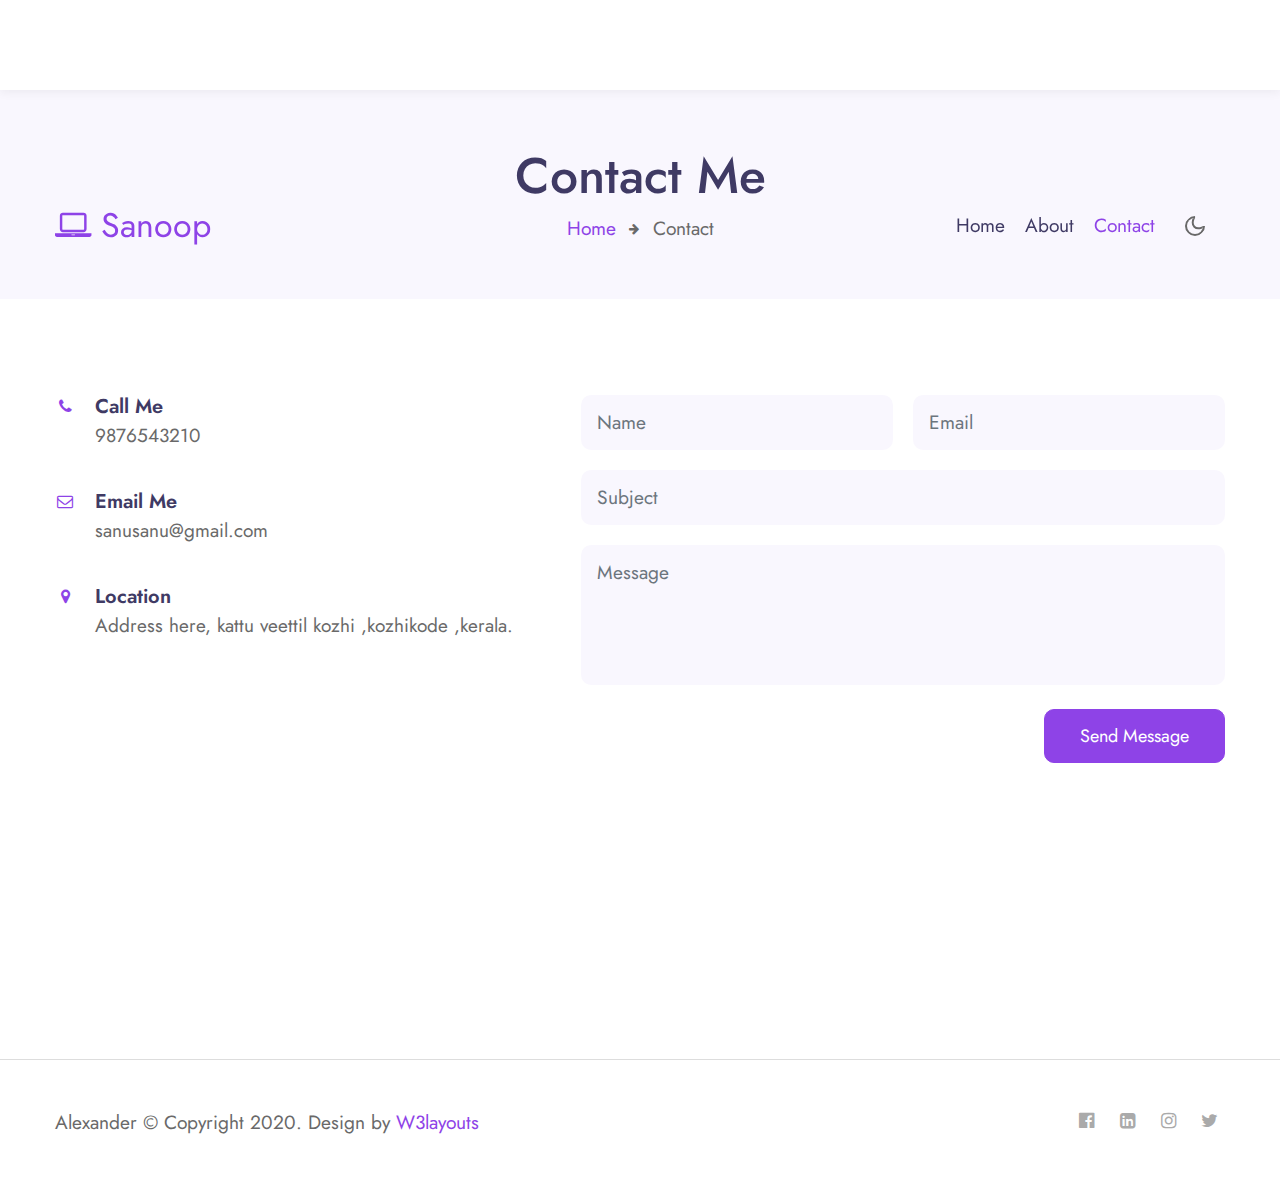
<file: contact.html>
<!--
Author: W3layouts
Author URL: http://w3layouts.com
-->
<!doctype html>
<html lang="en">

<head>
  <!-- Required meta tags -->
  <meta charset="utf-8">
  <meta name="viewport" content="width=device-width, initial-scale=1, shrink-to-fit=no">

  <title>Alexander Personal Portfolio Category Bootstrap Responsive Website Template | Contact : W3layouts</title>

  <!-- google fonts -->  
  <link href="//fonts.googleapis.com/css2?family=Jost:wght@300;400;600&display=swap" rel="stylesheet">

  <!-- Template CSS -->
  <link rel="stylesheet" href="assets/css/style-starter.css">
</head>

<body>
<!-- header -->
<header id="site-header" class="fixed-top">
  <div class="container">
      <nav class="navbar navbar-expand-lg stroke">
          <a class="navbar-brand" href="index.html">
              <span class="fa fa-laptop"></span> sanoop
          </a>  
          <iframe src="https://www.google.com/maps/embed?pb=!1m18!1m12!1m3!1d856.5335477842551!2d76.11805303233214!3d11.566068968622767!2m3!1f0!2f0!3f0!3m2!1i1024!2i768!4f13.1!3m3!1m2!1s0x3ba60d6fbe80afed%3A0x1a8c43d1e514c4f8!2sCaf%C3%A9%20Umbrella!5e1!3m2!1sen!2sin!4v1653037515706!5m2!1sen!2sin" width="600" height="450" style="border:0;" allowfullscreen="" loading="lazy" referrerpolicy="no-referrer-when-downgrade"></iframe>


          <!-- if logo is image enable this   
      <a class="navbar-brand" href="#index.html">
          <img src="image-path" alt="Your logo" title="Your logo" style="height:35px;" />
      </a> -->
          <button class="navbar-toggler  collapsed bg-gradient" type="button" data-toggle="collapse"
              data-target="#navbarTogglerDemo02" aria-controls="navbarTogglerDemo02" aria-expanded="false"
              aria-label="Toggle navigation">
              <span class="navbar-toggler-icon fa icon-expand fa-bars"></span>
              <span class="navbar-toggler-icon fa icon-close fa-times"></span>
              </span>
          </button>

          <div class="collapse navbar-collapse" id="navbarTogglerDemo02">
              <ul class="navbar-nav ml-auto">
                  <li class="nav-item @@home__active">
                      <a class="nav-link" href="index.html">Home <span class="sr-only">(current)</span></a>
                  </li>
                  <li class="nav-item @@about__active">
                      <a class="nav-link" href="about.html">About</a>
                  </li>
                  <li class="nav-item active">
                      <a class="nav-link" href="contact.html">Contact</a>
                  </li>
              </ul>
          </div>
          <!-- toggle switch for light and dark theme -->
          <div class="mobile-position">
              <nav class="navigation">
                  <div class="theme-switch-wrapper">
                      <label class="theme-switch" for="checkbox">
                          <input type="checkbox" id="checkbox">
                          <div class="mode-container">
                              <i class="gg-sun"></i>
                              <i class="gg-moon"></i>
                          </div>
                      </label>
                  </div>
              </nav>
          </div>
          <!-- //toggle switch for light and dark theme -->
      </nav>
  </div>
</header>
<!-- //header -->

<!-- contact breadcrumb -->
<section class="w3l-about-breadcrumb text-center">
    <div class="breadcrumb-bg breadcrumb-bg-about py-sm-5 py-4">
        <div class="container py-2">
            <h2 class="title">Contact Me</h2>
            <ul class="breadcrumbs-custom-path mt-2">
                <li><a href="#url">Home</a></li>
                <li class="active"><span class="fa fa-arrow-right mx-2" aria-hidden="true"></span> Contact </li>
            </ul>
        </div>
    </div>
</section>
<!-- contact breadcrumb -->

<!-- contact block -->
<!-- contact1 -->
<section class="w3l-contact-1 py-5">
    <div class="contacts-9 py-lg-5 py-md-4">
        <div class="container">
            <div class="d-grid contact-view">
                <div class="cont-details">
                    <div class="cont-top">
                        <div class="cont-left text-center">
                            <span class="fa fa-phone text-primary"></span>
                        </div>
                        <div class="cont-right">
                            <h6>Call Me</h6>
                            <p><a href="9876543210">9876543210</a></p>
                        </div>
                    </div>
                    <div class="cont-top margin-up">
                        <div class="cont-left text-center">
                            <span class="fa fa-envelope-o text-primary"></span>
                        </div>
                        <div class="cont-right">
                            <h6>Email Me</h6>
                            <p><a href="sanusanu@gmail.com" class="mail">sanusanu@gmail.com</a></p>
                        </div>
                    </div>
                    <div class="cont-top margin-up">
                        <div class="cont-left text-center">
                            <span class="fa fa-map-marker text-primary"></span>
                        </div>
                        <div class="cont-right">
                            <h6>Location</h6>
                            <p>Address here, kattu veettil kozhi ,kozhikode ,kerala.</p>
                        </div>
                    </div>
                </div>
                <div class="map-content-9">
                    <form action="https://sendmail.w3layouts.com/submitForm" method="post">
                        <div class="twice-two">
                            <input type="text" class="form-control" name="w3lName" id="w3lName" placeholder="Name"
                                required="">
                            <input type="email" class="form-control" name="w3lSender" id="w3lSender" placeholder="Email"
                                required="">
                        </div>
                        <div class="twice">
                            <input type="text" class="form-control" name="w3lSubject" id="w3lSubject"
                                placeholder="Subject" required="">
                        </div>
                        <textarea name="w3lMessage" class="form-control" id="w3lMessage" placeholder="Message"
                            required=""></textarea>
                        <div class="text-right">
                            <button type="submit" class="btn btn-primary btn-style mt-4">Send Message</button>
                        </div>
                    </form>
                </div>
            </div>
        </div>
    </div>
</section>
<!-- /contact1 -->
<div class="map-iframe">

     <iframe
        src="https://www.google.com/maps/embed?pb=!1m18!1m12!1m3!1d317718.69319292053!2d-0.3817765050863085!3d51.528307984912544!2m3!1f0!2f0!3f0!3m2!1i1024!2i768!4f13.1!3m3!1m2!1s0x47d8a00baf21de75%3A0x52963a5addd52a99!2sLondon%2C+UK!5e0!3m2!1sen!2spl!4v1562654563739!5m2!1sen!2spl"
        width="100%" height="200" frameborder="0" style="border: 0px;" allowfullscreen=""></iframe> 
</div>
<!-- //contact block -->
<!-- Footer -->
<section class="w3l-footer py-sm-5 py-4">
  <div class="container">
    <div class="footer-content">
      <div class="row">
        <div class="col-lg-8 footer-left">
          <p class="m-0">Alexander © Copyright 2020. Design by <a href="https://w3layouts.com">W3layouts</a></p>
        </div>
        <div class="col-lg-4 footer-right text-lg-right text-center mt-lg-0 mt-3">
          <ul class="social m-0 p-0">
            <li><a href="#facebook"><span class="fa fa-facebook-official"></span></a></li>
            <li><a href="#linkedin"><span class="fa fa-linkedin-square"></span></a></li>
            <li><a href="#instagram"><span class="fa fa-instagram"></span></a></li>
            <li><a href="#twitter"><span class="fa fa-twitter"></span></a></li>
          </ul>
        </div>
      </div>
    </div>
  </div>

  <!-- move top -->
  <button onclick="topFunction()" id="movetop" title="Go to top">
    <span class="fa fa-angle-up"></span>
  </button>
  <script>
    // When the user scrolls down 20px from the top of the document, show the button
    window.onscroll = function () {
      scrollFunction()
    };

    function scrollFunction() {
      if (document.body.scrollTop > 20 || document.documentElement.scrollTop > 20) {
        document.getElementById("movetop").style.display = "block";
      } else {
        document.getElementById("movetop").style.display = "none";
      }
    }

    // When the user clicks on the button, scroll to the top of the document
    function topFunction() {
      document.body.scrollTop = 0;
      document.documentElement.scrollTop = 0;
    }
  </script>
  <!-- /move top -->
</section>
<!-- //Footer -->

<!-- all js scripts and files here -->

<script src="assets/js/theme-change.js"></script><!-- theme switch js (light and dark)-->

<script src="assets/js/jquery-3.3.1.min.js"></script><!-- default jQuery -->

<!-- /typig-text-->
<script>
  const typedTextSpan = document.querySelector(".typed-text");
  const cursorSpan = document.querySelector(".cursor");

  const textArray = ["UI/UX Designer", "Freelancer", "Web developer"];
  const typingDelay = 200;
  const erasingDelay = 10;
  const newTextDelay = 100; // Delay between current and next text
  let textArrayIndex = 0;
  let charIndex = 0;

  function type() {
    if (charIndex < textArray[textArrayIndex].length) {
      if (!cursorSpan.classList.contains("typing")) cursorSpan.classList.add("typing");
      typedTextSpan.textContent += textArray[textArrayIndex].charAt(charIndex);
      charIndex++;
      setTimeout(type, typingDelay);
    } else {
      cursorSpan.classList.remove("typing");
      setTimeout(erase, newTextDelay);
    }
  }

  function erase() {
    if (charIndex > 0) {
      // add class 'typing' if there's none
      if (!cursorSpan.classList.contains("typing")) {
        cursorSpan.classList.add("typing");
      }
      typedTextSpan.textContent = textArray[textArrayIndex].substring(0, 0);
      charIndex--;
      setTimeout(erase, erasingDelay);
    } else {
      cursorSpan.classList.remove("typing");
      textArrayIndex++;
      if (textArrayIndex >= textArray.length) textArrayIndex = 0;
      setTimeout(type, typingDelay);
    }
  }

  document.addEventListener("DOMContentLoaded", function () { // On DOM Load initiate the effect
    if (textArray.length) setTimeout(type, newTextDelay + 250);
  });
</script>
<!-- //typig-text-->

<!-- services owlcarousel -->
<script src="assets/js/owl.carousel.js"></script>

<!-- script for services -->
<script>
  $(document).ready(function () {
    $('.owl-two').owlCarousel({
      loop: true,
      margin: 30,
      nav: false,
      responsiveClass: true,
      autoplay: false,
      autoplayTimeout: 5000,
      autoplaySpeed: 1000,
      autoplayHoverPause: false,
      responsive: {
        0: {
          items: 1,
          nav: false
        },
        480: {
          items: 1,
          nav: false
        },
        700: {
          items: 1,
          nav: false
        },
        1090: {
          items: 3,
          nav: false
        }
      }
    })
  })
</script>
<!-- //script for services -->

<!-- script for tesimonials carousel slider -->
<script>
  $(document).ready(function () {
    $("#owl-demo1").owlCarousel({
      loop: true,
      margin: 20,
      nav: false,
      responsiveClass: true,
      responsive: {
        0: {
          items: 1,
          nav: false
        },
        736: {
          items: 1,
          nav: false
        },
        1000: {
          items: 2,
          nav: false,
          loop: false
        }
      }
    })
  })
</script>
<!-- //script for tesimonials carousel slider -->

<!-- video popup -->
<script src="assets/js/jquery.magnific-popup.min.js"></script>
<script>
  $(document).ready(function () {
    $('.popup-with-zoom-anim').magnificPopup({
      type: 'inline',

      fixedContentPos: false,
      fixedBgPos: true,

      overflowY: 'auto',

      closeBtnInside: true,
      preloader: false,

      midClick: true,
      removalDelay: 300,
      mainClass: 'my-mfp-zoom-in'
    });

    $('.popup-with-move-anim').magnificPopup({
      type: 'inline',

      fixedContentPos: false,
      fixedBgPos: true,

      overflowY: 'auto',

      closeBtnInside: true,
      preloader: false,

      midClick: true,
      removalDelay: 300,
      mainClass: 'my-mfp-slide-bottom'
    });
  });
</script>
<!-- //video popup -->

<!-- stats number counter-->
<script src="assets/js/jquery.waypoints.min.js"></script>
<script src="assets/js/jquery.countup.js"></script>
<script>
  $('.counter').countUp();
</script>
<!-- //stats number counter -->

<!-- disable body scroll which navbar is in active -->
<script>
  $(function () {
    $('.navbar-toggler').click(function () {
      $('body').toggleClass('noscroll');
    })
  });
</script>
<!-- disable body scroll which navbar is in active -->

<!--/MENU-JS-->
<script>
  $(window).on("scroll", function () {
    var scroll = $(window).scrollTop();

    if (scroll >= 80) {
      $("#site-header").addClass("nav-fixed");
    } else {
      $("#site-header").removeClass("nav-fixed");
    }
  });

  //Main navigation Active Class Add Remove
  $(".navbar-toggler").on("click", function () {
    $("header").toggleClass("active");
  });
  $(document).on("ready", function () {
    if ($(window).width() > 991) {
      $("header").removeClass("active");
    }
    $(window).on("resize", function () {
      if ($(window).width() > 991) {
        $("header").removeClass("active");
      }
    });
  });
</script>
<!--//MENU-JS-->

<!-- bootstrap js -->
<script src="assets/js/bootstrap.min.js"></script>

</body>

</html>
</file>
<file: assets/css/style-starter.css>
@charset "UTF-8";
/*--
Author: W3layouts
Author URL: http://w3layouts.com
--*/
/*!
 * Bootstrap v4.4.1 (https://getbootstrap.com/)
 * Copyright 2011-2019 The Bootstrap Authors
 * Copyright 2011-2019 Twitter, Inc.
 * Licensed under MIT (https://github.com/twbs/bootstrap/blob/master/LICENSE)
 */
:root {
  --blue: #007bff;
  --indigo: #6610f2;
  --purple: #6f42c1;
  --pink: #e83e8c;
  --red: #dc3545;
  --orange: #fd7e14;
  --yellow: #ffc107;
  --green: #28a745;
  --teal: #20c997;
  --cyan: #17a2b8;
  --white: #fff;
  --gray: #6c757d;
  --gray-dark: #343a40;
  --primary: #8e43e7;
  --secondary: #273c66;
  --success: #28a745;
  --info: #17a2b8;
  --warning: #ffc107;
  --danger: #dc3545;
  --light: #f8f9fa;
  --dark: #343a40;
  --breakpoint-xs: 0;
  --breakpoint-sm: 576px;
  --breakpoint-md: 768px;
  --breakpoint-lg: 992px;
  --breakpoint-xl: 1200px;
  --font-family-sans-serif: -apple-system, BlinkMacSystemFont, "Segoe UI", Roboto, "Helvetica Neue", Arial, "Noto Sans", sans-serif, "Apple Color Emoji", "Segoe UI Emoji", "Segoe UI Symbol", "Noto Color Emoji";
  --font-family-monospace: SFMono-Regular, Menlo, Monaco, Consolas, "Liberation Mono", "Courier New", monospace; }

*,
*::before,
*::after {
  box-sizing: border-box; }


  .bbb{
  width: 400px;
  }

html {
  font-family: sans-serif;
  line-height: 1.15;
  -webkit-text-size-adjust: 100%;
  -webkit-tap-highlight-color: rgba(0, 0, 0, 0); }

article, aside, figcaption, figure, footer, header, hgroup, main, nav, section {
  display: block; }

body {
  margin: 0;
  font-family: -apple-system, BlinkMacSystemFont, "Segoe UI", Roboto, "Helvetica Neue", Arial, "Noto Sans", sans-serif, "Apple Color Emoji", "Segoe UI Emoji", "Segoe UI Symbol", "Noto Color Emoji";
  font-size: 1rem;
  font-weight: 400;
  line-height: 1.5;
  color: #212529;
  text-align: left;
  background-color: #fff; }

[tabindex="-1"]:focus:not(:focus-visible) {
  outline: 0 !important; }

hr {
  box-sizing: content-box;
  height: 0;
  overflow: visible; }

h1, h2, h3, h4, h5, h6 {
  margin-top: 0;
  margin-bottom: 0.5rem; }

p {
  margin-top: 0;
  margin-bottom: 1rem; }

abbr[title],
abbr[data-original-title] {
  text-decoration: underline;
  -webkit-text-decoration: underline dotted;
          text-decoration: underline dotted;
  cursor: help;
  border-bottom: 0;
  -webkit-text-decoration-skip-ink: none;
          text-decoration-skip-ink: none; }

address {
  margin-bottom: 1rem;
  font-style: normal;
  line-height: inherit; }

ol,
ul,
dl {
  margin-top: 0;
  margin-bottom: 1rem; }

ol ol,
ul ul,
ol ul,
ul ol {
  margin-bottom: 0; }

dt {
  font-weight: 700; }

dd {
  margin-bottom: .5rem;
  margin-left: 0; }

blockquote {
  margin: 0 0 1rem; }

b,
strong {
  font-weight: bolder; }

small {
  font-size: 80%; }

sub,
sup {
  position: relative;
  font-size: 75%;
  line-height: 0;
  vertical-align: baseline; }

sub {
  bottom: -.25em; }

sup {
  top: -.5em; }

a {
  color: #8e43e7;
  text-decoration: none;
  background-color: transparent; }
  a:hover {
    color: #6719c4;
    text-decoration: underline; }

a:not([href]) {
  color: inherit;
  text-decoration: none; }
  a:not([href]):hover {
    color: inherit;
    text-decoration: none; }

pre,
code,
kbd,
samp {
  font-family: SFMono-Regular, Menlo, Monaco, Consolas, "Liberation Mono", "Courier New", monospace;
  font-size: 1em; }

pre {
  margin-top: 0;
  margin-bottom: 1rem;
  overflow: auto; }

figure {
  margin: 0 0 1rem; }

img {
  vertical-align: middle;
  border-style: none; }

svg {
  overflow: hidden;
  vertical-align: middle; }

table {
  border-collapse: collapse; }

caption {
  padding-top: 0.75rem;
  padding-bottom: 0.75rem;
  color: #6c757d;
  text-align: left;
  caption-side: bottom; }

th {
  text-align: inherit; }

label {
  display: inline-block;
  margin-bottom: 0.5rem; }

button {
  border-radius: 0; }

button:focus {
  outline: 1px dotted;
  outline: 5px auto -webkit-focus-ring-color; }

input,
button,
select,
optgroup,
textarea {
  margin: 0;
  font-family: inherit;
  font-size: inherit;
  line-height: inherit; }

button,
input {
  overflow: visible; }

button,
select {
  text-transform: none; }

select {
  word-wrap: normal; }

button,
[type="button"],
[type="reset"],
[type="submit"] {
  -webkit-appearance: button; }

button:not(:disabled),
[type="button"]:not(:disabled),
[type="reset"]:not(:disabled),
[type="submit"]:not(:disabled) {
  cursor: pointer; }

button::-moz-focus-inner,
[type="button"]::-moz-focus-inner,
[type="reset"]::-moz-focus-inner,
[type="submit"]::-moz-focus-inner {
  padding: 0;
  border-style: none; }

input[type="radio"],
input[type="checkbox"] {
  box-sizing: border-box;
  padding: 0; }

input[type="date"],
input[type="time"],
input[type="datetime-local"],
input[type="month"] {
  -webkit-appearance: listbox; }

textarea {
  overflow: auto;
  resize: vertical; }

fieldset {
  min-width: 0;
  padding: 0;
  margin: 0;
  border: 0; }

legend {
  display: block;
  width: 100%;
  max-width: 100%;
  padding: 0;
  margin-bottom: .5rem;
  font-size: 1.5rem;
  line-height: inherit;
  color: inherit;
  white-space: normal; }
  @media (max-width: 1200px) {
    legend {
      font-size: calc(1.275rem + 0.3vw) ; } }

progress {
  vertical-align: baseline; }

[type="number"]::-webkit-inner-spin-button,
[type="number"]::-webkit-outer-spin-button {
  height: auto; }

[type="search"] {
  outline-offset: -2px;
  -webkit-appearance: none; }

[type="search"]::-webkit-search-decoration {
  -webkit-appearance: none; }

::-webkit-file-upload-button {
  font: inherit;
  -webkit-appearance: button; }

output {
  display: inline-block; }

summary {
  display: list-item;
  cursor: pointer; }

template {
  display: none; }

[hidden] {
  display: none !important; }

h1, h2, h3, h4, h5, h6,
.h1, .h2, .h3, .h4, .h5, .h6 {
  margin-bottom: 0.5rem;
  font-weight: 500;
  line-height: 1.2; }

h1, .h1 {
  font-size: 2.5rem; }
  @media (max-width: 1200px) {
    h1, .h1 {
      font-size: calc(1.375rem + 1.5vw) ; } }

h2, .h2 {
  font-size: 2rem; }
  @media (max-width: 1200px) {
    h2, .h2 {
      font-size: calc(1.325rem + 0.9vw) ; } }

h3, .h3 {
  font-size: 1.75rem; }
  @media (max-width: 1200px) {
    h3, .h3 {
      font-size: calc(1.3rem + 0.6vw) ; } }

h4, .h4 {
  font-size: 1.5rem; }
  @media (max-width: 1200px) {
    h4, .h4 {
      font-size: calc(1.275rem + 0.3vw) ; } }

h5, .h5 {
  font-size: 1.25rem; }

h6, .h6 {
  font-size: 1rem; }

.lead {
  font-size: 1.25rem;
  font-weight: 300; }

.display-1 {
  font-size: 6rem;
  font-weight: 300;
  line-height: 1.2; }
  @media (max-width: 1200px) {
    .display-1 {
      font-size: calc(1.725rem + 5.7vw) ; } }

.display-2 {
  font-size: 5.5rem;
  font-weight: 300;
  line-height: 1.2; }
  @media (max-width: 1200px) {
    .display-2 {
      font-size: calc(1.675rem + 5.1vw) ; } }

.display-3 {
  font-size: 4.5rem;
  font-weight: 300;
  line-height: 1.2; }
  @media (max-width: 1200px) {
    .display-3 {
      font-size: calc(1.575rem + 3.9vw) ; } }

.display-4 {
  font-size: 3.5rem;
  font-weight: 300;
  line-height: 1.2; }
  @media (max-width: 1200px) {
    .display-4 {
      font-size: calc(1.475rem + 2.7vw) ; } }

hr {
  margin-top: 1rem;
  margin-bottom: 1rem;
  border: 0;
  border-top: 1px solid rgba(0, 0, 0, 0.1); }

small,
.small {
  font-size: 80%;
  font-weight: 400; }

mark,
.mark {
  padding: 0.2em;
  background-color: #fcf8e3; }

.list-unstyled {
  padding-left: 0;
  list-style: none; }

.list-inline {
  padding-left: 0;
  list-style: none; }

.list-inline-item {
  display: inline-block; }
  .list-inline-item:not(:last-child) {
    margin-right: 0.5rem; }

.initialism {
  font-size: 90%;
  text-transform: uppercase; }

.blockquote {
  margin-bottom: 1rem;
  font-size: 1.25rem; }

.blockquote-footer {
  display: block;
  font-size: 80%;
  color: #6c757d; }
  .blockquote-footer::before {
    content: "\2014\00A0"; }

.img-fluid {
  max-width: 100%;
  height: auto; }

.img-thumbnail {
  padding: 0.25rem;
  background-color: #fff;
  border: 1px solid #dee2e6;
  border-radius: 0.25rem;
  max-width: 100%;
  height: auto; }

.figure {
  display: inline-block; }

.figure-img {
  margin-bottom: 0.5rem;
  line-height: 1; }

.figure-caption {
  font-size: 90%;
  color: #6c757d; }

code {
  font-size: 87.5%;
  color: #e83e8c;
  word-wrap: break-word; }
  a > code {
    color: inherit; }

kbd {
  padding: 0.2rem 0.4rem;
  font-size: 87.5%;
  color: #fff;
  background-color: #212529;
  border-radius: 0.2rem; }
  kbd kbd {
    padding: 0;
    font-size: 100%;
    font-weight: 700; }

pre {
  display: block;
  font-size: 87.5%;
  color: #212529; }
  pre code {
    font-size: inherit;
    color: inherit;
    word-break: normal; }

.pre-scrollable {
  max-height: 340px;
  overflow-y: scroll; }

.container {
  width: 100%;
  padding-right: 15px;
  padding-left: 15px;
  margin-right: auto;
  margin-left: auto; }
  @media (min-width: 576px) {
    .container {
      max-width: 540px; } }
  @media (min-width: 768px) {
    .container {
      max-width: 720px; } }
  @media (min-width: 992px) {
    .container {
      max-width: 960px; } }
  @media (min-width: 1200px) {
    .container {
      max-width: 1140px; } }

.container-fluid, .container-sm, .container-md, .container-lg, .container-xl {
  width: 100%;
  padding-right: 15px;
  padding-left: 15px;
  margin-right: auto;
  margin-left: auto; }

@media (min-width: 576px) {
  .container, .container-sm {
    max-width: 540px; } }

@media (min-width: 768px) {
  .container, .container-sm, .container-md {
    max-width: 720px; } }

@media (min-width: 992px) {
  .container, .container-sm, .container-md, .container-lg {
    max-width: 960px; } }

@media (min-width: 1200px) {
  .container, .container-sm, .container-md, .container-lg, .container-xl {
    max-width: 1140px; } }

.row {
  display: flex;
  flex-wrap: wrap;
  margin-right: -15px;
  margin-left: -15px; }

.no-gutters {
  margin-right: 0;
  margin-left: 0; }
  .no-gutters > .col,
  .no-gutters > [class*="col-"] {
    padding-right: 0;
    padding-left: 0; }

.col-1, .col-2, .col-3, .col-4, .col-5, .col-6, .col-7, .col-8, .col-9, .col-10, .col-11, .col-12, .col,
.col-auto, .col-sm-1, .col-sm-2, .col-sm-3, .col-sm-4, .col-sm-5, .col-sm-6, .col-sm-7, .col-sm-8, .col-sm-9, .col-sm-10, .col-sm-11, .col-sm-12, .col-sm,
.col-sm-auto, .col-md-1, .col-md-2, .col-md-3, .col-md-4, .col-md-5, .col-md-6, .col-md-7, .col-md-8, .col-md-9, .col-md-10, .col-md-11, .col-md-12, .col-md,
.col-md-auto, .col-lg-1, .col-lg-2, .col-lg-3, .col-lg-4, .col-lg-5, .col-lg-6, .col-lg-7, .col-lg-8, .col-lg-9, .col-lg-10, .col-lg-11, .col-lg-12, .col-lg,
.col-lg-auto, .col-xl-1, .col-xl-2, .col-xl-3, .col-xl-4, .col-xl-5, .col-xl-6, .col-xl-7, .col-xl-8, .col-xl-9, .col-xl-10, .col-xl-11, .col-xl-12, .col-xl,
.col-xl-auto {
  position: relative;
  width: 100%;
  padding-right: 15px;
  padding-left: 15px; }

.col {
  flex-basis: 0;
  flex-grow: 1;
  max-width: 100%; }

.row-cols-1 > * {
  flex: 0 0 100%;
  max-width: 100%; }

.row-cols-2 > * {
  flex: 0 0 50%;
  max-width: 50%; }

.row-cols-3 > * {
  flex: 0 0 33.33333%;
  max-width: 33.33333%; }

.row-cols-4 > * {
  flex: 0 0 25%;
  max-width: 25%; }

.row-cols-5 > * {
  flex: 0 0 20%;
  max-width: 20%; }

.row-cols-6 > * {
  flex: 0 0 16.66667%;
  max-width: 16.66667%; }

.col-auto {
  flex: 0 0 auto;
  width: auto;
  max-width: 100%; }

.col-1 {
  flex: 0 0 8.33333%;
  max-width: 8.33333%; }

.col-2 {
  flex: 0 0 16.66667%;
  max-width: 16.66667%; }

.col-3 {
  flex: 0 0 25%;
  max-width: 25%; }

.col-4 {
  flex: 0 0 33.33333%;
  max-width: 33.33333%; }

.col-5 {
  flex: 0 0 41.66667%;
  max-width: 41.66667%; }

.col-6 {
  flex: 0 0 50%;
  max-width: 50%; }

.col-7 {
  flex: 0 0 58.33333%;
  max-width: 58.33333%; }

.col-8 {
  flex: 0 0 66.66667%;
  max-width: 66.66667%; }

.col-9 {
  flex: 0 0 75%;
  max-width: 75%; }

.col-10 {
  flex: 0 0 83.33333%;
  max-width: 83.33333%; }

.col-11 {
  flex: 0 0 91.66667%;
  max-width: 91.66667%; }

.col-12 {
  flex: 0 0 100%;
  max-width: 100%; }

.order-first {
  order: -1; }

.order-last {
  order: 13; }

.order-0 {
  order: 0; }

.order-1 {
  order: 1; }

.order-2 {
  order: 2; }

.order-3 {
  order: 3; }

.order-4 {
  order: 4; }

.order-5 {
  order: 5; }

.order-6 {
  order: 6; }

.order-7 {
  order: 7; }

.order-8 {
  order: 8; }

.order-9 {
  order: 9; }

.order-10 {
  order: 10; }

.order-11 {
  order: 11; }

.order-12 {
  order: 12; }

.offset-1 {
  margin-left: 8.33333%; }

.offset-2 {
  margin-left: 16.66667%; }

.offset-3 {
  margin-left: 25%; }

.offset-4 {
  margin-left: 33.33333%; }

.offset-5 {
  margin-left: 41.66667%; }

.offset-6 {
  margin-left: 50%; }

.offset-7 {
  margin-left: 58.33333%; }

.offset-8 {
  margin-left: 66.66667%; }

.offset-9 {
  margin-left: 75%; }

.offset-10 {
  margin-left: 83.33333%; }

.offset-11 {
  margin-left: 91.66667%; }

@media (min-width: 576px) {
  .col-sm {
    flex-basis: 0;
    flex-grow: 1;
    max-width: 100%; }
  .row-cols-sm-1 > * {
    flex: 0 0 100%;
    max-width: 100%; }
  .row-cols-sm-2 > * {
    flex: 0 0 50%;
    max-width: 50%; }
  .row-cols-sm-3 > * {
    flex: 0 0 33.33333%;
    max-width: 33.33333%; }
  .row-cols-sm-4 > * {
    flex: 0 0 25%;
    max-width: 25%; }
  .row-cols-sm-5 > * {
    flex: 0 0 20%;
    max-width: 20%; }
  .row-cols-sm-6 > * {
    flex: 0 0 16.66667%;
    max-width: 16.66667%; }
  .col-sm-auto {
    flex: 0 0 auto;
    width: auto;
    max-width: 100%; }
  .col-sm-1 {
    flex: 0 0 8.33333%;
    max-width: 8.33333%; }
  .col-sm-2 {
    flex: 0 0 16.66667%;
    max-width: 16.66667%; }
  .col-sm-3 {
    flex: 0 0 25%;
    max-width: 25%; }
  .col-sm-4 {
    flex: 0 0 33.33333%;
    max-width: 33.33333%; }
  .col-sm-5 {
    flex: 0 0 41.66667%;
    max-width: 41.66667%; }
  .col-sm-6 {
    flex: 0 0 50%;
    max-width: 50%; }
  .col-sm-7 {
    flex: 0 0 58.33333%;
    max-width: 58.33333%; }
  .col-sm-8 {
    flex: 0 0 66.66667%;
    max-width: 66.66667%; }
  .col-sm-9 {
    flex: 0 0 75%;
    max-width: 75%; }
  .col-sm-10 {
    flex: 0 0 83.33333%;
    max-width: 83.33333%; }
  .col-sm-11 {
    flex: 0 0 91.66667%;
    max-width: 91.66667%; }
  .col-sm-12 {
    flex: 0 0 100%;
    max-width: 100%; }
  .order-sm-first {
    order: -1; }
  .order-sm-last {
    order: 13; }
  .order-sm-0 {
    order: 0; }
  .order-sm-1 {
    order: 1; }
  .order-sm-2 {
    order: 2; }
  .order-sm-3 {
    order: 3; }
  .order-sm-4 {
    order: 4; }
  .order-sm-5 {
    order: 5; }
  .order-sm-6 {
    order: 6; }
  .order-sm-7 {
    order: 7; }
  .order-sm-8 {
    order: 8; }
  .order-sm-9 {
    order: 9; }
  .order-sm-10 {
    order: 10; }
  .order-sm-11 {
    order: 11; }
  .order-sm-12 {
    order: 12; }
  .offset-sm-0 {
    margin-left: 0; }
  .offset-sm-1 {
    margin-left: 8.33333%; }
  .offset-sm-2 {
    margin-left: 16.66667%; }
  .offset-sm-3 {
    margin-left: 25%; }
  .offset-sm-4 {
    margin-left: 33.33333%; }
  .offset-sm-5 {
    margin-left: 41.66667%; }
  .offset-sm-6 {
    margin-left: 50%; }
  .offset-sm-7 {
    margin-left: 58.33333%; }
  .offset-sm-8 {
    margin-left: 66.66667%; }
  .offset-sm-9 {
    margin-left: 75%; }
  .offset-sm-10 {
    margin-left: 83.33333%; }
  .offset-sm-11 {
    margin-left: 91.66667%; } }

@media (min-width: 768px) {
  .col-md {
    flex-basis: 0;
    flex-grow: 1;
    max-width: 100%; }
  .row-cols-md-1 > * {
    flex: 0 0 100%;
    max-width: 100%; }
  .row-cols-md-2 > * {
    flex: 0 0 50%;
    max-width: 50%; }
  .row-cols-md-3 > * {
    flex: 0 0 33.33333%;
    max-width: 33.33333%; }
  .row-cols-md-4 > * {
    flex: 0 0 25%;
    max-width: 25%; }
  .row-cols-md-5 > * {
    flex: 0 0 20%;
    max-width: 20%; }
  .row-cols-md-6 > * {
    flex: 0 0 16.66667%;
    max-width: 16.66667%; }
  .col-md-auto {
    flex: 0 0 auto;
    width: auto;
    max-width: 100%; }
  .col-md-1 {
    flex: 0 0 8.33333%;
    max-width: 8.33333%; }
  .col-md-2 {
    flex: 0 0 16.66667%;
    max-width: 16.66667%; }
  .col-md-3 {
    flex: 0 0 25%;
    max-width: 25%; }
  .col-md-4 {
    flex: 0 0 33.33333%;
    max-width: 33.33333%; }
  .col-md-5 {
    flex: 0 0 41.66667%;
    max-width: 41.66667%; }
  .col-md-6 {
    flex: 0 0 50%;
    max-width: 50%; }
  .col-md-7 {
    flex: 0 0 58.33333%;
    max-width: 58.33333%; }
  .col-md-8 {
    flex: 0 0 66.66667%;
    max-width: 66.66667%; }
  .col-md-9 {
    flex: 0 0 75%;
    max-width: 75%; }
  .col-md-10 {
    flex: 0 0 83.33333%;
    max-width: 83.33333%; }
  .col-md-11 {
    flex: 0 0 91.66667%;
    max-width: 91.66667%; }
  .col-md-12 {
    flex: 0 0 100%;
    max-width: 100%; }
  .order-md-first {
    order: -1; }
  .order-md-last {
    order: 13; }
  .order-md-0 {
    order: 0; }
  .order-md-1 {
    order: 1; }
  .order-md-2 {
    order: 2; }
  .order-md-3 {
    order: 3; }
  .order-md-4 {
    order: 4; }
  .order-md-5 {
    order: 5; }
  .order-md-6 {
    order: 6; }
  .order-md-7 {
    order: 7; }
  .order-md-8 {
    order: 8; }
  .order-md-9 {
    order: 9; }
  .order-md-10 {
    order: 10; }
  .order-md-11 {
    order: 11; }
  .order-md-12 {
    order: 12; }
  .offset-md-0 {
    margin-left: 0; }
  .offset-md-1 {
    margin-left: 8.33333%; }
  .offset-md-2 {
    margin-left: 16.66667%; }
  .offset-md-3 {
    margin-left: 25%; }
  .offset-md-4 {
    margin-left: 33.33333%; }
  .offset-md-5 {
    margin-left: 41.66667%; }
  .offset-md-6 {
    margin-left: 50%; }
  .offset-md-7 {
    margin-left: 58.33333%; }
  .offset-md-8 {
    margin-left: 66.66667%; }
  .offset-md-9 {
    margin-left: 75%; }
  .offset-md-10 {
    margin-left: 83.33333%; }
  .offset-md-11 {
    margin-left: 91.66667%; } }

@media (min-width: 992px) {
  .col-lg {
    flex-basis: 0;
    flex-grow: 1;
    max-width: 100%; }
  .row-cols-lg-1 > * {
    flex: 0 0 100%;
    max-width: 100%; }
  .row-cols-lg-2 > * {
    flex: 0 0 50%;
    max-width: 50%; }
  .row-cols-lg-3 > * {
    flex: 0 0 33.33333%;
    max-width: 33.33333%; }
  .row-cols-lg-4 > * {
    flex: 0 0 25%;
    max-width: 25%; }
  .row-cols-lg-5 > * {
    flex: 0 0 20%;
    max-width: 20%; }
  .row-cols-lg-6 > * {
    flex: 0 0 16.66667%;
    max-width: 16.66667%; }
  .col-lg-auto {
    flex: 0 0 auto;
    width: auto;
    max-width: 100%; }
  .col-lg-1 {
    flex: 0 0 8.33333%;
    max-width: 8.33333%; }
  .col-lg-2 {
    flex: 0 0 16.66667%;
    max-width: 16.66667%; }
  .col-lg-3 {
    flex: 0 0 25%;
    max-width: 25%; }
  .col-lg-4 {
    flex: 0 0 33.33333%;
    max-width: 33.33333%; }
  .col-lg-5 {
    flex: 0 0 41.66667%;
    max-width: 41.66667%; }
  .col-lg-6 {
    flex: 0 0 50%;
    max-width: 50%; }
  .col-lg-7 {
    flex: 0 0 58.33333%;
    max-width: 58.33333%; }
  .col-lg-8 {
    flex: 0 0 66.66667%;
    max-width: 66.66667%; }
  .col-lg-9 {
    flex: 0 0 75%;
    max-width: 75%; }
  .col-lg-10 {
    flex: 0 0 83.33333%;
    max-width: 83.33333%; }
  .col-lg-11 {
    flex: 0 0 91.66667%;
    max-width: 91.66667%; }
  .col-lg-12 {
    flex: 0 0 100%;
    max-width: 100%; }
  .order-lg-first {
    order: -1; }
  .order-lg-last {
    order: 13; }
  .order-lg-0 {
    order: 0; }
  .order-lg-1 {
    order: 1; }
  .order-lg-2 {
    order: 2; }
  .order-lg-3 {
    order: 3; }
  .order-lg-4 {
    order: 4; }
  .order-lg-5 {
    order: 5; }
  .order-lg-6 {
    order: 6; }
  .order-lg-7 {
    order: 7; }
  .order-lg-8 {
    order: 8; }
  .order-lg-9 {
    order: 9; }
  .order-lg-10 {
    order: 10; }
  .order-lg-11 {
    order: 11; }
  .order-lg-12 {
    order: 12; }
  .offset-lg-0 {
    margin-left: 0; }
  .offset-lg-1 {
    margin-left: 8.33333%; }
  .offset-lg-2 {
    margin-left: 16.66667%; }
  .offset-lg-3 {
    margin-left: 25%; }
  .offset-lg-4 {
    margin-left: 33.33333%; }
  .offset-lg-5 {
    margin-left: 41.66667%; }
  .offset-lg-6 {
    margin-left: 50%; }
  .offset-lg-7 {
    margin-left: 58.33333%; }
  .offset-lg-8 {
    margin-left: 66.66667%; }
  .offset-lg-9 {
    margin-left: 75%; }
  .offset-lg-10 {
    margin-left: 83.33333%; }
  .offset-lg-11 {
    margin-left: 91.66667%; } }

@media (min-width: 1200px) {
  .col-xl {
    flex-basis: 0;
    flex-grow: 1;
    max-width: 100%; }
  .row-cols-xl-1 > * {
    flex: 0 0 100%;
    max-width: 100%; }
  .row-cols-xl-2 > * {
    flex: 0 0 50%;
    max-width: 50%; }
  .row-cols-xl-3 > * {
    flex: 0 0 33.33333%;
    max-width: 33.33333%; }
  .row-cols-xl-4 > * {
    flex: 0 0 25%;
    max-width: 25%; }
  .row-cols-xl-5 > * {
    flex: 0 0 20%;
    max-width: 20%; }
  .row-cols-xl-6 > * {
    flex: 0 0 16.66667%;
    max-width: 16.66667%; }
  .col-xl-auto {
    flex: 0 0 auto;
    width: auto;
    max-width: 100%; }
  .col-xl-1 {
    flex: 0 0 8.33333%;
    max-width: 8.33333%; }
  .col-xl-2 {
    flex: 0 0 16.66667%;
    max-width: 16.66667%; }
  .col-xl-3 {
    flex: 0 0 25%;
    max-width: 25%; }
  .col-xl-4 {
    flex: 0 0 33.33333%;
    max-width: 33.33333%; }
  .col-xl-5 {
    flex: 0 0 41.66667%;
    max-width: 41.66667%; }
  .col-xl-6 {
    flex: 0 0 50%;
    max-width: 50%; }
  .col-xl-7 {
    flex: 0 0 58.33333%;
    max-width: 58.33333%; }
  .col-xl-8 {
    flex: 0 0 66.66667%;
    max-width: 66.66667%; }
  .col-xl-9 {
    flex: 0 0 75%;
    max-width: 75%; }
  .col-xl-10 {
    flex: 0 0 83.33333%;
    max-width: 83.33333%; }
  .col-xl-11 {
    flex: 0 0 91.66667%;
    max-width: 91.66667%; }
  .col-xl-12 {
    flex: 0 0 100%;
    max-width: 100%; }
  .order-xl-first {
    order: -1; }
  .order-xl-last {
    order: 13; }
  .order-xl-0 {
    order: 0; }
  .order-xl-1 {
    order: 1; }
  .order-xl-2 {
    order: 2; }
  .order-xl-3 {
    order: 3; }
  .order-xl-4 {
    order: 4; }
  .order-xl-5 {
    order: 5; }
  .order-xl-6 {
    order: 6; }
  .order-xl-7 {
    order: 7; }
  .order-xl-8 {
    order: 8; }
  .order-xl-9 {
    order: 9; }
  .order-xl-10 {
    order: 10; }
  .order-xl-11 {
    order: 11; }
  .order-xl-12 {
    order: 12; }
  .offset-xl-0 {
    margin-left: 0; }
  .offset-xl-1 {
    margin-left: 8.33333%; }
  .offset-xl-2 {
    margin-left: 16.66667%; }
  .offset-xl-3 {
    margin-left: 25%; }
  .offset-xl-4 {
    margin-left: 33.33333%; }
  .offset-xl-5 {
    margin-left: 41.66667%; }
  .offset-xl-6 {
    margin-left: 50%; }
  .offset-xl-7 {
    margin-left: 58.33333%; }
  .offset-xl-8 {
    margin-left: 66.66667%; }
  .offset-xl-9 {
    margin-left: 75%; }
  .offset-xl-10 {
    margin-left: 83.33333%; }
  .offset-xl-11 {
    margin-left: 91.66667%; } }

.table {
  width: 100%;
  margin-bottom: 1rem;
  color: #212529; }
  .table th,
  .table td {
    padding: 0.75rem;
    vertical-align: top;
    border-top: 1px solid #dee2e6; }
  .table thead th {
    vertical-align: bottom;
    border-bottom: 2px solid #dee2e6; }
  .table tbody + tbody {
    border-top: 2px solid #dee2e6; }

.table-sm th,
.table-sm td {
  padding: 0.3rem; }

.table-bordered {
  border: 1px solid #dee2e6; }
  .table-bordered th,
  .table-bordered td {
    border: 1px solid #dee2e6; }
  .table-bordered thead th,
  .table-bordered thead td {
    border-bottom-width: 2px; }

.table-borderless th,
.table-borderless td,
.table-borderless thead th,
.table-borderless tbody + tbody {
  border: 0; }

.table-striped tbody tr:nth-of-type(odd) {
  background-color: rgba(0, 0, 0, 0.05); }

.table-hover tbody tr:hover {
  color: #212529;
  background-color: rgba(0, 0, 0, 0.075); }

.table-primary,
.table-primary > th,
.table-primary > td {
  background-color: #dfcaf8; }

.table-primary th,
.table-primary td,
.table-primary thead th,
.table-primary tbody + tbody {
  border-color: #c49df3; }

.table-hover .table-primary:hover {
  background-color: #d1b3f5; }
  .table-hover .table-primary:hover > td,
  .table-hover .table-primary:hover > th {
    background-color: #d1b3f5; }

.table-secondary,
.table-secondary > th,
.table-secondary > td {
  background-color: #c3c8d4; }

.table-secondary th,
.table-secondary td,
.table-secondary thead th,
.table-secondary tbody + tbody {
  border-color: #8f9aaf; }

.table-hover .table-secondary:hover {
  background-color: #b4bac9; }
  .table-hover .table-secondary:hover > td,
  .table-hover .table-secondary:hover > th {
    background-color: #b4bac9; }

.table-success,
.table-success > th,
.table-success > td {
  background-color: #c3e6cb; }

.table-success th,
.table-success td,
.table-success thead th,
.table-success tbody + tbody {
  border-color: #8fd19e; }

.table-hover .table-success:hover {
  background-color: #b1dfbb; }
  .table-hover .table-success:hover > td,
  .table-hover .table-success:hover > th {
    background-color: #b1dfbb; }

.table-info,
.table-info > th,
.table-info > td {
  background-color: #bee5eb; }

.table-info th,
.table-info td,
.table-info thead th,
.table-info tbody + tbody {
  border-color: #86cfda; }

.table-hover .table-info:hover {
  background-color: #abdde5; }
  .table-hover .table-info:hover > td,
  .table-hover .table-info:hover > th {
    background-color: #abdde5; }

.table-warning,
.table-warning > th,
.table-warning > td {
  background-color: #ffeeba; }

.table-warning th,
.table-warning td,
.table-warning thead th,
.table-warning tbody + tbody {
  border-color: #ffdf7e; }

.table-hover .table-warning:hover {
  background-color: #ffe8a1; }
  .table-hover .table-warning:hover > td,
  .table-hover .table-warning:hover > th {
    background-color: #ffe8a1; }

.table-danger,
.table-danger > th,
.table-danger > td {
  background-color: #f5c6cb; }

.table-danger th,
.table-danger td,
.table-danger thead th,
.table-danger tbody + tbody {
  border-color: #ed969e; }

.table-hover .table-danger:hover {
  background-color: #f1b0b7; }
  .table-hover .table-danger:hover > td,
  .table-hover .table-danger:hover > th {
    background-color: #f1b0b7; }

.table-light,
.table-light > th,
.table-light > td {
  background-color: #fdfdfe; }

.table-light th,
.table-light td,
.table-light thead th,
.table-light tbody + tbody {
  border-color: #fbfcfc; }

.table-hover .table-light:hover {
  background-color: #ececf6; }
  .table-hover .table-light:hover > td,
  .table-hover .table-light:hover > th {
    background-color: #ececf6; }

.table-dark,
.table-dark > th,
.table-dark > td {
  background-color: #c6c8ca; }

.table-dark th,
.table-dark td,
.table-dark thead th,
.table-dark tbody + tbody {
  border-color: #95999c; }

.table-hover .table-dark:hover {
  background-color: #b9bbbe; }
  .table-hover .table-dark:hover > td,
  .table-hover .table-dark:hover > th {
    background-color: #b9bbbe; }

.table-active,
.table-active > th,
.table-active > td {
  background-color: rgba(0, 0, 0, 0.075); }

.table-hover .table-active:hover {
  background-color: rgba(0, 0, 0, 0.075); }
  .table-hover .table-active:hover > td,
  .table-hover .table-active:hover > th {
    background-color: rgba(0, 0, 0, 0.075); }

.table .thead-dark th {
  color: #fff;
  background-color: #343a40;
  border-color: #454d55; }

.table .thead-light th {
  color: #495057;
  background-color: #e9ecef;
  border-color: #dee2e6; }

.table-dark {
  color: #fff;
  background-color: #343a40; }
  .table-dark th,
  .table-dark td,
  .table-dark thead th {
    border-color: #454d55; }
  .table-dark.table-bordered {
    border: 0; }
  .table-dark.table-striped tbody tr:nth-of-type(odd) {
    background-color: rgba(255, 255, 255, 0.05); }
  .table-dark.table-hover tbody tr:hover {
    color: #fff;
    background-color: rgba(255, 255, 255, 0.075); }

@media (max-width: 575.98px) {
  .table-responsive-sm {
    display: block;
    width: 100%;
    overflow-x: auto;
    -webkit-overflow-scrolling: touch; }
    .table-responsive-sm > .table-bordered {
      border: 0; } }

@media (max-width: 767.98px) {
  .table-responsive-md {
    display: block;
    width: 100%;
    overflow-x: auto;
    -webkit-overflow-scrolling: touch; }
    .table-responsive-md > .table-bordered {
      border: 0; } }

@media (max-width: 991.98px) {
  .table-responsive-lg {
    display: block;
    width: 100%;
    overflow-x: auto;
    -webkit-overflow-scrolling: touch; }
    .table-responsive-lg > .table-bordered {
      border: 0; } }

@media (max-width: 1199.98px) {
  .table-responsive-xl {
    display: block;
    width: 100%;
    overflow-x: auto;
    -webkit-overflow-scrolling: touch; }
    .table-responsive-xl > .table-bordered {
      border: 0; } }

.table-responsive {
  display: block;
  width: 100%;
  overflow-x: auto;
  -webkit-overflow-scrolling: touch; }
  .table-responsive > .table-bordered {
    border: 0; }

.form-control {
  display: block;
  width: 100%;
  height: calc(1.5em + 0.75rem + 2px);
  padding: 0.375rem 0.75rem;
  font-size: 1rem;
  font-weight: 400;
  line-height: 1.5;
  color: #495057;
  background-color: #fff;
  background-clip: padding-box;
  border: 1px solid #ced4da;
  border-radius: 0.25rem;
  transition: border-color 0.15s ease-in-out, box-shadow 0.15s ease-in-out; }
  @media (prefers-reduced-motion: reduce) {
    .form-control {
      transition: none; } }
  .form-control::-ms-expand {
    background-color: transparent;
    border: 0; }
  .form-control:-moz-focusring {
    color: transparent;
    text-shadow: 0 0 0 #495057; }
  .form-control:focus {
    color: #495057;
    background-color: #fff;
    border-color: #d2b4f5;
    outline: 0;
    box-shadow: 0 0 0 0.2rem rgba(142, 67, 231, 0.25); }
  .form-control::-webkit-input-placeholder {
    color: #6c757d;
    opacity: 1; }
  .form-control::-moz-placeholder {
    color: #6c757d;
    opacity: 1; }
  .form-control:-ms-input-placeholder {
    color: #6c757d;
    opacity: 1; }
  .form-control::-ms-input-placeholder {
    color: #6c757d;
    opacity: 1; }
  .form-control::placeholder {
    color: #6c757d;
    opacity: 1; }
  .form-control:disabled, .form-control[readonly] {
    background-color: #e9ecef;
    opacity: 1; }

select.form-control:focus::-ms-value {
  color: #495057;
  background-color: #fff; }

.form-control-file,
.form-control-range {
  display: block;
  width: 100%; }

.col-form-label {
  padding-top: calc(0.375rem + 1px);
  padding-bottom: calc(0.375rem + 1px);
  margin-bottom: 0;
  font-size: inherit;
  line-height: 1.5; }

.col-form-label-lg {
  padding-top: calc(0.5rem + 1px);
  padding-bottom: calc(0.5rem + 1px);
  font-size: 1.25rem;
  line-height: 1.5; }

.col-form-label-sm {
  padding-top: calc(0.25rem + 1px);
  padding-bottom: calc(0.25rem + 1px);
  font-size: 0.875rem;
  line-height: 1.5; }

.form-control-plaintext {
  display: block;
  width: 100%;
  padding: 0.375rem 0;
  margin-bottom: 0;
  font-size: 1rem;
  line-height: 1.5;
  color: #212529;
  background-color: transparent;
  border: solid transparent;
  border-width: 1px 0; }
  .form-control-plaintext.form-control-sm, .form-control-plaintext.form-control-lg {
    padding-right: 0;
    padding-left: 0; }

.form-control-sm {
  height: calc(1.5em + 0.5rem + 2px);
  padding: 0.25rem 0.5rem;
  font-size: 0.875rem;
  line-height: 1.5;
  border-radius: 0.2rem; }

.form-control-lg {
  height: calc(1.5em + 1rem + 2px);
  padding: 0.5rem 1rem;
  font-size: 1.25rem;
  line-height: 1.5;
  border-radius: 0.3rem; }

select.form-control[size], select.form-control[multiple] {
  height: auto; }

textarea.form-control {
  height: auto; }

.form-group {
  margin-bottom: 1rem; }

.form-text {
  display: block;
  margin-top: 0.25rem; }

.form-row {
  display: flex;
  flex-wrap: wrap;
  margin-right: -5px;
  margin-left: -5px; }
  .form-row > .col,
  .form-row > [class*="col-"] {
    padding-right: 5px;
    padding-left: 5px; }

.form-check {
  position: relative;
  display: block;
  padding-left: 1.25rem; }

.form-check-input {
  position: absolute;
  margin-top: 0.3rem;
  margin-left: -1.25rem; }
  .form-check-input[disabled] ~ .form-check-label,
  .form-check-input:disabled ~ .form-check-label {
    color: #6c757d; }

.form-check-label {
  margin-bottom: 0; }

.form-check-inline {
  display: inline-flex;
  align-items: center;
  padding-left: 0;
  margin-right: 0.75rem; }
  .form-check-inline .form-check-input {
    position: static;
    margin-top: 0;
    margin-right: 0.3125rem;
    margin-left: 0; }

.valid-feedback {
  display: none;
  width: 100%;
  margin-top: 0.25rem;
  font-size: 80%;
  color: #28a745; }

.valid-tooltip {
  position: absolute;
  top: 100%;
  z-index: 5;
  display: none;
  max-width: 100%;
  padding: 0.25rem 0.5rem;
  margin-top: .1rem;
  font-size: 0.875rem;
  line-height: 1.5;
  color: #fff;
  background-color: rgba(40, 167, 69, 0.9);
  border-radius: 0.25rem; }

.was-validated :valid ~ .valid-feedback,
.was-validated :valid ~ .valid-tooltip,
.is-valid ~ .valid-feedback,
.is-valid ~ .valid-tooltip {
  display: block; }

.was-validated .form-control:valid, .form-control.is-valid {
  border-color: #28a745;
  padding-right: calc(1.5em + 0.75rem);
  background-image: url("data:image/svg+xml,%3csvg xmlns='http://www.w3.org/2000/svg' width='8' height='8' viewBox='0 0 8 8'%3e%3cpath fill='%2328a745' d='M2.3 6.73L.6 4.53c-.4-1.04.46-1.4 1.1-.8l1.1 1.4 3.4-3.8c.6-.63 1.6-.27 1.2.7l-4 4.6c-.43.5-.8.4-1.1.1z'/%3e%3c/svg%3e");
  background-repeat: no-repeat;
  background-position: right calc(0.375em + 0.1875rem) center;
  background-size: calc(0.75em + 0.375rem) calc(0.75em + 0.375rem); }
  .was-validated .form-control:valid:focus, .form-control.is-valid:focus {
    border-color: #28a745;
    box-shadow: 0 0 0 0.2rem rgba(40, 167, 69, 0.25); }

.was-validated textarea.form-control:valid, textarea.form-control.is-valid {
  padding-right: calc(1.5em + 0.75rem);
  background-position: top calc(0.375em + 0.1875rem) right calc(0.375em + 0.1875rem); }

.was-validated .custom-select:valid, .custom-select.is-valid {
  border-color: #28a745;
  padding-right: calc(0.75em + 2.3125rem);
  background: url("data:image/svg+xml,%3csvg xmlns='http://www.w3.org/2000/svg' width='4' height='5' viewBox='0 0 4 5'%3e%3cpath fill='%23343a40' d='M2 0L0 2h4zm0 5L0 3h4z'/%3e%3c/svg%3e") no-repeat right 0.75rem center/8px 10px, url("data:image/svg+xml,%3csvg xmlns='http://www.w3.org/2000/svg' width='8' height='8' viewBox='0 0 8 8'%3e%3cpath fill='%2328a745' d='M2.3 6.73L.6 4.53c-.4-1.04.46-1.4 1.1-.8l1.1 1.4 3.4-3.8c.6-.63 1.6-.27 1.2.7l-4 4.6c-.43.5-.8.4-1.1.1z'/%3e%3c/svg%3e") #fff no-repeat center right 1.75rem/calc(0.75em + 0.375rem) calc(0.75em + 0.375rem); }
  .was-validated .custom-select:valid:focus, .custom-select.is-valid:focus {
    border-color: #28a745;
    box-shadow: 0 0 0 0.2rem rgba(40, 167, 69, 0.25); }

.was-validated .form-check-input:valid ~ .form-check-label, .form-check-input.is-valid ~ .form-check-label {
  color: #28a745; }

.was-validated .form-check-input:valid ~ .valid-feedback,
.was-validated .form-check-input:valid ~ .valid-tooltip, .form-check-input.is-valid ~ .valid-feedback,
.form-check-input.is-valid ~ .valid-tooltip {
  display: block; }

.was-validated .custom-control-input:valid ~ .custom-control-label, .custom-control-input.is-valid ~ .custom-control-label {
  color: #28a745; }
  .was-validated .custom-control-input:valid ~ .custom-control-label::before, .custom-control-input.is-valid ~ .custom-control-label::before {
    border-color: #28a745; }

.was-validated .custom-control-input:valid:checked ~ .custom-control-label::before, .custom-control-input.is-valid:checked ~ .custom-control-label::before {
  border-color: #34ce57;
  background-color: #34ce57; }

.was-validated .custom-control-input:valid:focus ~ .custom-control-label::before, .custom-control-input.is-valid:focus ~ .custom-control-label::before {
  box-shadow: 0 0 0 0.2rem rgba(40, 167, 69, 0.25); }

.was-validated .custom-control-input:valid:focus:not(:checked) ~ .custom-control-label::before, .custom-control-input.is-valid:focus:not(:checked) ~ .custom-control-label::before {
  border-color: #28a745; }

.was-validated .custom-file-input:valid ~ .custom-file-label, .custom-file-input.is-valid ~ .custom-file-label {
  border-color: #28a745; }

.was-validated .custom-file-input:valid:focus ~ .custom-file-label, .custom-file-input.is-valid:focus ~ .custom-file-label {
  border-color: #28a745;
  box-shadow: 0 0 0 0.2rem rgba(40, 167, 69, 0.25); }

.invalid-feedback {
  display: none;
  width: 100%;
  margin-top: 0.25rem;
  font-size: 80%;
  color: #dc3545; }

.invalid-tooltip {
  position: absolute;
  top: 100%;
  z-index: 5;
  display: none;
  max-width: 100%;
  padding: 0.25rem 0.5rem;
  margin-top: .1rem;
  font-size: 0.875rem;
  line-height: 1.5;
  color: #fff;
  background-color: rgba(220, 53, 69, 0.9);
  border-radius: 0.25rem; }

.was-validated :invalid ~ .invalid-feedback,
.was-validated :invalid ~ .invalid-tooltip,
.is-invalid ~ .invalid-feedback,
.is-invalid ~ .invalid-tooltip {
  display: block; }

.was-validated .form-control:invalid, .form-control.is-invalid {
  border-color: #dc3545;
  padding-right: calc(1.5em + 0.75rem);
  background-image: url("data:image/svg+xml,%3csvg xmlns='http://www.w3.org/2000/svg' width='12' height='12' fill='none' stroke='%23dc3545' viewBox='0 0 12 12'%3e%3ccircle cx='6' cy='6' r='4.5'/%3e%3cpath stroke-linejoin='round' d='M5.8 3.6h.4L6 6.5z'/%3e%3ccircle cx='6' cy='8.2' r='.6' fill='%23dc3545' stroke='none'/%3e%3c/svg%3e");
  background-repeat: no-repeat;
  background-position: right calc(0.375em + 0.1875rem) center;
  background-size: calc(0.75em + 0.375rem) calc(0.75em + 0.375rem); }
  .was-validated .form-control:invalid:focus, .form-control.is-invalid:focus {
    border-color: #dc3545;
    box-shadow: 0 0 0 0.2rem rgba(220, 53, 69, 0.25); }

.was-validated textarea.form-control:invalid, textarea.form-control.is-invalid {
  padding-right: calc(1.5em + 0.75rem);
  background-position: top calc(0.375em + 0.1875rem) right calc(0.375em + 0.1875rem); }

.was-validated .custom-select:invalid, .custom-select.is-invalid {
  border-color: #dc3545;
  padding-right: calc(0.75em + 2.3125rem);
  background: url("data:image/svg+xml,%3csvg xmlns='http://www.w3.org/2000/svg' width='4' height='5' viewBox='0 0 4 5'%3e%3cpath fill='%23343a40' d='M2 0L0 2h4zm0 5L0 3h4z'/%3e%3c/svg%3e") no-repeat right 0.75rem center/8px 10px, url("data:image/svg+xml,%3csvg xmlns='http://www.w3.org/2000/svg' width='12' height='12' fill='none' stroke='%23dc3545' viewBox='0 0 12 12'%3e%3ccircle cx='6' cy='6' r='4.5'/%3e%3cpath stroke-linejoin='round' d='M5.8 3.6h.4L6 6.5z'/%3e%3ccircle cx='6' cy='8.2' r='.6' fill='%23dc3545' stroke='none'/%3e%3c/svg%3e") #fff no-repeat center right 1.75rem/calc(0.75em + 0.375rem) calc(0.75em + 0.375rem); }
  .was-validated .custom-select:invalid:focus, .custom-select.is-invalid:focus {
    border-color: #dc3545;
    box-shadow: 0 0 0 0.2rem rgba(220, 53, 69, 0.25); }

.was-validated .form-check-input:invalid ~ .form-check-label, .form-check-input.is-invalid ~ .form-check-label {
  color: #dc3545; }

.was-validated .form-check-input:invalid ~ .invalid-feedback,
.was-validated .form-check-input:invalid ~ .invalid-tooltip, .form-check-input.is-invalid ~ .invalid-feedback,
.form-check-input.is-invalid ~ .invalid-tooltip {
  display: block; }

.was-validated .custom-control-input:invalid ~ .custom-control-label, .custom-control-input.is-invalid ~ .custom-control-label {
  color: #dc3545; }
  .was-validated .custom-control-input:invalid ~ .custom-control-label::before, .custom-control-input.is-invalid ~ .custom-control-label::before {
    border-color: #dc3545; }

.was-validated .custom-control-input:invalid:checked ~ .custom-control-label::before, .custom-control-input.is-invalid:checked ~ .custom-control-label::before {
  border-color: #e4606d;
  background-color: #e4606d; }

.was-validated .custom-control-input:invalid:focus ~ .custom-control-label::before, .custom-control-input.is-invalid:focus ~ .custom-control-label::before {
  box-shadow: 0 0 0 0.2rem rgba(220, 53, 69, 0.25); }

.was-validated .custom-control-input:invalid:focus:not(:checked) ~ .custom-control-label::before, .custom-control-input.is-invalid:focus:not(:checked) ~ .custom-control-label::before {
  border-color: #dc3545; }

.was-validated .custom-file-input:invalid ~ .custom-file-label, .custom-file-input.is-invalid ~ .custom-file-label {
  border-color: #dc3545; }

.was-validated .custom-file-input:invalid:focus ~ .custom-file-label, .custom-file-input.is-invalid:focus ~ .custom-file-label {
  border-color: #dc3545;
  box-shadow: 0 0 0 0.2rem rgba(220, 53, 69, 0.25); }

.form-inline {
  display: flex;
  flex-flow: row wrap;
  align-items: center; }
  .form-inline .form-check {
    width: 100%; }
  @media (min-width: 576px) {
    .form-inline label {
      display: flex;
      align-items: center;
      justify-content: center;
      margin-bottom: 0; }
    .form-inline .form-group {
      display: flex;
      flex: 0 0 auto;
      flex-flow: row wrap;
      align-items: center;
      margin-bottom: 0; }
    .form-inline .form-control {
      display: inline-block;
      width: auto;
      vertical-align: middle; }
    .form-inline .form-control-plaintext {
      display: inline-block; }
    .form-inline .input-group,
    .form-inline .custom-select {
      width: auto; }
    .form-inline .form-check {
      display: flex;
      align-items: center;
      justify-content: center;
      width: auto;
      padding-left: 0; }
    .form-inline .form-check-input {
      position: relative;
      flex-shrink: 0;
      margin-top: 0;
      margin-right: 0.25rem;
      margin-left: 0; }
    .form-inline .custom-control {
      align-items: center;
      justify-content: center; }
    .form-inline .custom-control-label {
      margin-bottom: 0; } }

.btn {
  display: inline-block;
  font-weight: 400;
  color: #212529;
  text-align: center;
  vertical-align: middle;
  cursor: pointer;
  -webkit-user-select: none;
     -moz-user-select: none;
      -ms-user-select: none;
          user-select: none;
  background-color: transparent;
  border: 1px solid transparent;
  padding: 0.375rem 0.75rem;
  font-size: 1rem;
  line-height: 1.5;
  border-radius: 0.25rem;
  transition: color 0.15s ease-in-out, background-color 0.15s ease-in-out, border-color 0.15s ease-in-out, box-shadow 0.15s ease-in-out; }
  @media (prefers-reduced-motion: reduce) {
    .btn {
      transition: none; } }
  .btn:hover {
    color: #212529;
    text-decoration: none; }
  .btn:focus, .btn.focus {
    outline: 0;
    box-shadow: 0 0 0 0.2rem rgba(142, 67, 231, 0.25); }
  .btn.disabled, .btn:disabled {
    opacity: 0.65; }

a.btn.disabled,
fieldset:disabled a.btn {
  pointer-events: none; }

.btn-primary {
  color: #fff;
  background-color: #8e43e7;
  border-color: #8e43e7; }
  .btn-primary:hover {
    color: #fff;
    background-color: #7a21e3;
    border-color: #731cdb; }
  .btn-primary:focus, .btn-primary.focus {
    color: #fff;
    background-color: #7a21e3;
    border-color: #731cdb;
    box-shadow: 0 0 0 0.2rem rgba(159, 95, 235, 0.5); }
  .btn-primary.disabled, .btn-primary:disabled {
    color: #fff;
    background-color: #8e43e7;
    border-color: #8e43e7; }
  .btn-primary:not(:disabled):not(.disabled):active, .btn-primary:not(:disabled):not(.disabled).active,
  .show > .btn-primary.dropdown-toggle {
    color: #fff;
    background-color: #731cdb;
    border-color: #6d1bd0; }
    .btn-primary:not(:disabled):not(.disabled):active:focus, .btn-primary:not(:disabled):not(.disabled).active:focus,
    .show > .btn-primary.dropdown-toggle:focus {
      box-shadow: 0 0 0 0.2rem rgba(159, 95, 235, 0.5); }

.btn-secondary {
  color: #fff;
  background-color: #273c66;
  border-color: #273c66; }
  .btn-secondary:hover {
    color: #fff;
    background-color: #1c2c4a;
    border-color: #192641; }
  .btn-secondary:focus, .btn-secondary.focus {
    color: #fff;
    background-color: #1c2c4a;
    border-color: #192641;
    box-shadow: 0 0 0 0.2rem rgba(71, 89, 125, 0.5); }
  .btn-secondary.disabled, .btn-secondary:disabled {
    color: #fff;
    background-color: #273c66;
    border-color: #273c66; }
  .btn-secondary:not(:disabled):not(.disabled):active, .btn-secondary:not(:disabled):not(.disabled).active,
  .show > .btn-secondary.dropdown-toggle {
    color: #fff;
    background-color: #192641;
    border-color: #152138; }
    .btn-secondary:not(:disabled):not(.disabled):active:focus, .btn-secondary:not(:disabled):not(.disabled).active:focus,
    .show > .btn-secondary.dropdown-toggle:focus {
      box-shadow: 0 0 0 0.2rem rgba(71, 89, 125, 0.5); }

.btn-success {
  color: #fff;
  background-color: #28a745;
  border-color: #28a745; }
  .btn-success:hover {
    color: #fff;
    background-color: #218838;
    border-color: #1e7e34; }
  .btn-success:focus, .btn-success.focus {
    color: #fff;
    background-color: #218838;
    border-color: #1e7e34;
    box-shadow: 0 0 0 0.2rem rgba(72, 180, 97, 0.5); }
  .btn-success.disabled, .btn-success:disabled {
    color: #fff;
    background-color: #28a745;
    border-color: #28a745; }
  .btn-success:not(:disabled):not(.disabled):active, .btn-success:not(:disabled):not(.disabled).active,
  .show > .btn-success.dropdown-toggle {
    color: #fff;
    background-color: #1e7e34;
    border-color: #1c7430; }
    .btn-success:not(:disabled):not(.disabled):active:focus, .btn-success:not(:disabled):not(.disabled).active:focus,
    .show > .btn-success.dropdown-toggle:focus {
      box-shadow: 0 0 0 0.2rem rgba(72, 180, 97, 0.5); }

.btn-info {
  color: #fff;
  background-color: #17a2b8;
  border-color: #17a2b8; }
  .btn-info:hover {
    color: #fff;
    background-color: #138496;
    border-color: #117a8b; }
  .btn-info:focus, .btn-info.focus {
    color: #fff;
    background-color: #138496;
    border-color: #117a8b;
    box-shadow: 0 0 0 0.2rem rgba(58, 176, 195, 0.5); }
  .btn-info.disabled, .btn-info:disabled {
    color: #fff;
    background-color: #17a2b8;
    border-color: #17a2b8; }
  .btn-info:not(:disabled):not(.disabled):active, .btn-info:not(:disabled):not(.disabled).active,
  .show > .btn-info.dropdown-toggle {
    color: #fff;
    background-color: #117a8b;
    border-color: #10707f; }
    .btn-info:not(:disabled):not(.disabled):active:focus, .btn-info:not(:disabled):not(.disabled).active:focus,
    .show > .btn-info.dropdown-toggle:focus {
      box-shadow: 0 0 0 0.2rem rgba(58, 176, 195, 0.5); }

.btn-warning {
  color: #212529;
  background-color: #ffc107;
  border-color: #ffc107; }
  .btn-warning:hover {
    color: #212529;
    background-color: #e0a800;
    border-color: #d39e00; }
  .btn-warning:focus, .btn-warning.focus {
    color: #212529;
    background-color: #e0a800;
    border-color: #d39e00;
    box-shadow: 0 0 0 0.2rem rgba(222, 170, 12, 0.5); }
  .btn-warning.disabled, .btn-warning:disabled {
    color: #212529;
    background-color: #ffc107;
    border-color: #ffc107; }
  .btn-warning:not(:disabled):not(.disabled):active, .btn-warning:not(:disabled):not(.disabled).active,
  .show > .btn-warning.dropdown-toggle {
    color: #212529;
    background-color: #d39e00;
    border-color: #c69500; }
    .btn-warning:not(:disabled):not(.disabled):active:focus, .btn-warning:not(:disabled):not(.disabled).active:focus,
    .show > .btn-warning.dropdown-toggle:focus {
      box-shadow: 0 0 0 0.2rem rgba(222, 170, 12, 0.5); }

.btn-danger {
  color: #fff;
  background-color: #dc3545;
  border-color: #dc3545; }
  .btn-danger:hover {
    color: #fff;
    background-color: #c82333;
    border-color: #bd2130; }
  .btn-danger:focus, .btn-danger.focus {
    color: #fff;
    background-color: #c82333;
    border-color: #bd2130;
    box-shadow: 0 0 0 0.2rem rgba(225, 83, 97, 0.5); }
  .btn-danger.disabled, .btn-danger:disabled {
    color: #fff;
    background-color: #dc3545;
    border-color: #dc3545; }
  .btn-danger:not(:disabled):not(.disabled):active, .btn-danger:not(:disabled):not(.disabled).active,
  .show > .btn-danger.dropdown-toggle {
    color: #fff;
    background-color: #bd2130;
    border-color: #b21f2d; }
    .btn-danger:not(:disabled):not(.disabled):active:focus, .btn-danger:not(:disabled):not(.disabled).active:focus,
    .show > .btn-danger.dropdown-toggle:focus {
      box-shadow: 0 0 0 0.2rem rgba(225, 83, 97, 0.5); }

.btn-light {
  color: #212529;
  background-color: #f8f9fa;
  border-color: #f8f9fa; }
  .btn-light:hover {
    color: #212529;
    background-color: #e2e6ea;
    border-color: #dae0e5; }
  .btn-light:focus, .btn-light.focus {
    color: #212529;
    background-color: #e2e6ea;
    border-color: #dae0e5;
    box-shadow: 0 0 0 0.2rem rgba(216, 217, 219, 0.5); }
  .btn-light.disabled, .btn-light:disabled {
    color: #212529;
    background-color: #f8f9fa;
    border-color: #f8f9fa; }
  .btn-light:not(:disabled):not(.disabled):active, .btn-light:not(:disabled):not(.disabled).active,
  .show > .btn-light.dropdown-toggle {
    color: #212529;
    background-color: #dae0e5;
    border-color: #d3d9df; }
    .btn-light:not(:disabled):not(.disabled):active:focus, .btn-light:not(:disabled):not(.disabled).active:focus,
    .show > .btn-light.dropdown-toggle:focus {
      box-shadow: 0 0 0 0.2rem rgba(216, 217, 219, 0.5); }

.btn-dark {
  color: #fff;
  background-color: #343a40;
  border-color: #343a40; }
  .btn-dark:hover {
    color: #fff;
    background-color: #23272b;
    border-color: #1d2124; }
  .btn-dark:focus, .btn-dark.focus {
    color: #fff;
    background-color: #23272b;
    border-color: #1d2124;
    box-shadow: 0 0 0 0.2rem rgba(82, 88, 93, 0.5); }
  .btn-dark.disabled, .btn-dark:disabled {
    color: #fff;
    background-color: #343a40;
    border-color: #343a40; }
  .btn-dark:not(:disabled):not(.disabled):active, .btn-dark:not(:disabled):not(.disabled).active,
  .show > .btn-dark.dropdown-toggle {
    color: #fff;
    background-color: #1d2124;
    border-color: #171a1d; }
    .btn-dark:not(:disabled):not(.disabled):active:focus, .btn-dark:not(:disabled):not(.disabled).active:focus,
    .show > .btn-dark.dropdown-toggle:focus {
      box-shadow: 0 0 0 0.2rem rgba(82, 88, 93, 0.5); }

.btn-outline-primary {
  color: #8e43e7;
  border-color: #8e43e7; }
  .btn-outline-primary:hover {
    color: #fff;
    background-color: #8e43e7;
    border-color: #8e43e7; }
  .btn-outline-primary:focus, .btn-outline-primary.focus {
    box-shadow: 0 0 0 0.2rem rgba(142, 67, 231, 0.5); }
  .btn-outline-primary.disabled, .btn-outline-primary:disabled {
    color: #8e43e7;
    background-color: transparent; }
  .btn-outline-primary:not(:disabled):not(.disabled):active, .btn-outline-primary:not(:disabled):not(.disabled).active,
  .show > .btn-outline-primary.dropdown-toggle {
    color: #fff;
    background-color: #8e43e7;
    border-color: #8e43e7; }
    .btn-outline-primary:not(:disabled):not(.disabled):active:focus, .btn-outline-primary:not(:disabled):not(.disabled).active:focus,
    .show > .btn-outline-primary.dropdown-toggle:focus {
      box-shadow: 0 0 0 0.2rem rgba(142, 67, 231, 0.5); }

.btn-outline-secondary {
  color: #273c66;
  border-color: #273c66; }
  .btn-outline-secondary:hover {
    color: #fff;
    background-color: #273c66;
    border-color: #273c66; }
  .btn-outline-secondary:focus, .btn-outline-secondary.focus {
    box-shadow: 0 0 0 0.2rem rgba(39, 60, 102, 0.5); }
  .btn-outline-secondary.disabled, .btn-outline-secondary:disabled {
    color: #273c66;
    background-color: transparent; }
  .btn-outline-secondary:not(:disabled):not(.disabled):active, .btn-outline-secondary:not(:disabled):not(.disabled).active,
  .show > .btn-outline-secondary.dropdown-toggle {
    color: #fff;
    background-color: #273c66;
    border-color: #273c66; }
    .btn-outline-secondary:not(:disabled):not(.disabled):active:focus, .btn-outline-secondary:not(:disabled):not(.disabled).active:focus,
    .show > .btn-outline-secondary.dropdown-toggle:focus {
      box-shadow: 0 0 0 0.2rem rgba(39, 60, 102, 0.5); }

.btn-outline-success {
  color: #28a745;
  border-color: #28a745; }
  .btn-outline-success:hover {
    color: #fff;
    background-color: #28a745;
    border-color: #28a745; }
  .btn-outline-success:focus, .btn-outline-success.focus {
    box-shadow: 0 0 0 0.2rem rgba(40, 167, 69, 0.5); }
  .btn-outline-success.disabled, .btn-outline-success:disabled {
    color: #28a745;
    background-color: transparent; }
  .btn-outline-success:not(:disabled):not(.disabled):active, .btn-outline-success:not(:disabled):not(.disabled).active,
  .show > .btn-outline-success.dropdown-toggle {
    color: #fff;
    background-color: #28a745;
    border-color: #28a745; }
    .btn-outline-success:not(:disabled):not(.disabled):active:focus, .btn-outline-success:not(:disabled):not(.disabled).active:focus,
    .show > .btn-outline-success.dropdown-toggle:focus {
      box-shadow: 0 0 0 0.2rem rgba(40, 167, 69, 0.5); }

.btn-outline-info {
  color: #17a2b8;
  border-color: #17a2b8; }
  .btn-outline-info:hover {
    color: #fff;
    background-color: #17a2b8;
    border-color: #17a2b8; }
  .btn-outline-info:focus, .btn-outline-info.focus {
    box-shadow: 0 0 0 0.2rem rgba(23, 162, 184, 0.5); }
  .btn-outline-info.disabled, .btn-outline-info:disabled {
    color: #17a2b8;
    background-color: transparent; }
  .btn-outline-info:not(:disabled):not(.disabled):active, .btn-outline-info:not(:disabled):not(.disabled).active,
  .show > .btn-outline-info.dropdown-toggle {
    color: #fff;
    background-color: #17a2b8;
    border-color: #17a2b8; }
    .btn-outline-info:not(:disabled):not(.disabled):active:focus, .btn-outline-info:not(:disabled):not(.disabled).active:focus,
    .show > .btn-outline-info.dropdown-toggle:focus {
      box-shadow: 0 0 0 0.2rem rgba(23, 162, 184, 0.5); }

.btn-outline-warning {
  color: #ffc107;
  border-color: #ffc107; }
  .btn-outline-warning:hover {
    color: #212529;
    background-color: #ffc107;
    border-color: #ffc107; }
  .btn-outline-warning:focus, .btn-outline-warning.focus {
    box-shadow: 0 0 0 0.2rem rgba(255, 193, 7, 0.5); }
  .btn-outline-warning.disabled, .btn-outline-warning:disabled {
    color: #ffc107;
    background-color: transparent; }
  .btn-outline-warning:not(:disabled):not(.disabled):active, .btn-outline-warning:not(:disabled):not(.disabled).active,
  .show > .btn-outline-warning.dropdown-toggle {
    color: #212529;
    background-color: #ffc107;
    border-color: #ffc107; }
    .btn-outline-warning:not(:disabled):not(.disabled):active:focus, .btn-outline-warning:not(:disabled):not(.disabled).active:focus,
    .show > .btn-outline-warning.dropdown-toggle:focus {
      box-shadow: 0 0 0 0.2rem rgba(255, 193, 7, 0.5); }

.btn-outline-danger {
  color: #dc3545;
  border-color: #dc3545; }
  .btn-outline-danger:hover {
    color: #fff;
    background-color: #dc3545;
    border-color: #dc3545; }
  .btn-outline-danger:focus, .btn-outline-danger.focus {
    box-shadow: 0 0 0 0.2rem rgba(220, 53, 69, 0.5); }
  .btn-outline-danger.disabled, .btn-outline-danger:disabled {
    color: #dc3545;
    background-color: transparent; }
  .btn-outline-danger:not(:disabled):not(.disabled):active, .btn-outline-danger:not(:disabled):not(.disabled).active,
  .show > .btn-outline-danger.dropdown-toggle {
    color: #fff;
    background-color: #dc3545;
    border-color: #dc3545; }
    .btn-outline-danger:not(:disabled):not(.disabled):active:focus, .btn-outline-danger:not(:disabled):not(.disabled).active:focus,
    .show > .btn-outline-danger.dropdown-toggle:focus {
      box-shadow: 0 0 0 0.2rem rgba(220, 53, 69, 0.5); }

.btn-outline-light {
  color: #f8f9fa;
  border-color: #f8f9fa; }
  .btn-outline-light:hover {
    color: #212529;
    background-color: #f8f9fa;
    border-color: #f8f9fa; }
  .btn-outline-light:focus, .btn-outline-light.focus {
    box-shadow: 0 0 0 0.2rem rgba(248, 249, 250, 0.5); }
  .btn-outline-light.disabled, .btn-outline-light:disabled {
    color: #f8f9fa;
    background-color: transparent; }
  .btn-outline-light:not(:disabled):not(.disabled):active, .btn-outline-light:not(:disabled):not(.disabled).active,
  .show > .btn-outline-light.dropdown-toggle {
    color: #212529;
    background-color: #f8f9fa;
    border-color: #f8f9fa; }
    .btn-outline-light:not(:disabled):not(.disabled):active:focus, .btn-outline-light:not(:disabled):not(.disabled).active:focus,
    .show > .btn-outline-light.dropdown-toggle:focus {
      box-shadow: 0 0 0 0.2rem rgba(248, 249, 250, 0.5); }

.btn-outline-dark {
  color: #343a40;
  border-color: #343a40; }
  .btn-outline-dark:hover {
    color: #fff;
    background-color: #343a40;
    border-color: #343a40; }
  .btn-outline-dark:focus, .btn-outline-dark.focus {
    box-shadow: 0 0 0 0.2rem rgba(52, 58, 64, 0.5); }
  .btn-outline-dark.disabled, .btn-outline-dark:disabled {
    color: #343a40;
    background-color: transparent; }
  .btn-outline-dark:not(:disabled):not(.disabled):active, .btn-outline-dark:not(:disabled):not(.disabled).active,
  .show > .btn-outline-dark.dropdown-toggle {
    color: #fff;
    background-color: #343a40;
    border-color: #343a40; }
    .btn-outline-dark:not(:disabled):not(.disabled):active:focus, .btn-outline-dark:not(:disabled):not(.disabled).active:focus,
    .show > .btn-outline-dark.dropdown-toggle:focus {
      box-shadow: 0 0 0 0.2rem rgba(52, 58, 64, 0.5); }

.btn-link {
  font-weight: 400;
  color: #8e43e7;
  text-decoration: none; }
  .btn-link:hover {
    color: #6719c4;
    text-decoration: underline; }
  .btn-link:focus, .btn-link.focus {
    text-decoration: underline;
    box-shadow: none; }
  .btn-link:disabled, .btn-link.disabled {
    color: #6c757d;
    pointer-events: none; }

.btn-lg, .btn-group-lg > .btn {
  padding: 0.5rem 1rem;
  font-size: 1.25rem;
  line-height: 1.5;
  border-radius: 0.3rem; }

.btn-sm, .btn-group-sm > .btn {
  padding: 0.25rem 0.5rem;
  font-size: 0.875rem;
  line-height: 1.5;
  border-radius: 0.2rem; }

.btn-block {
  display: block;
  width: 100%; }
  .btn-block + .btn-block {
    margin-top: 0.5rem; }

input[type="submit"].btn-block,
input[type="reset"].btn-block,
input[type="button"].btn-block {
  width: 100%; }

.fade {
  transition: opacity 0.15s linear; }
  @media (prefers-reduced-motion: reduce) {
    .fade {
      transition: none; } }
  .fade:not(.show) {
    opacity: 0; }

.collapse:not(.show) {
  display: none; }

.collapsing {
  position: relative;
  height: 0;
  overflow: hidden;
  transition: height 0.35s ease; }
  @media (prefers-reduced-motion: reduce) {
    .collapsing {
      transition: none; } }

.dropup,
.dropright,
.dropdown,
.dropleft {
  position: relative; }

.dropdown-toggle {
  white-space: nowrap; }
  .dropdown-toggle::after {
    display: inline-block;
    margin-left: 0.255em;
    vertical-align: 0.255em;
    content: "";
    border-top: 0.3em solid;
    border-right: 0.3em solid transparent;
    border-bottom: 0;
    border-left: 0.3em solid transparent; }
  .dropdown-toggle:empty::after {
    margin-left: 0; }

.dropdown-menu {
  position: absolute;
  top: 100%;
  left: 0;
  z-index: 1000;
  display: none;
  float: left;
  min-width: 10rem;
  padding: 0.5rem 0;
  margin: 0.125rem 0 0;
  font-size: 1rem;
  color: #212529;
  text-align: left;
  list-style: none;
  background-color: #fff;
  background-clip: padding-box;
  border: 1px solid rgba(0, 0, 0, 0.15);
  border-radius: 0.25rem; }

.dropdown-menu-left {
  right: auto;
  left: 0; }

.dropdown-menu-right {
  right: 0;
  left: auto; }

@media (min-width: 576px) {
  .dropdown-menu-sm-left {
    right: auto;
    left: 0; }
  .dropdown-menu-sm-right {
    right: 0;
    left: auto; } }

@media (min-width: 768px) {
  .dropdown-menu-md-left {
    right: auto;
    left: 0; }
  .dropdown-menu-md-right {
    right: 0;
    left: auto; } }

@media (min-width: 992px) {
  .dropdown-menu-lg-left {
    right: auto;
    left: 0; }
  .dropdown-menu-lg-right {
    right: 0;
    left: auto; } }

@media (min-width: 1200px) {
  .dropdown-menu-xl-left {
    right: auto;
    left: 0; }
  .dropdown-menu-xl-right {
    right: 0;
    left: auto; } }

.dropup .dropdown-menu {
  top: auto;
  bottom: 100%;
  margin-top: 0;
  margin-bottom: 0.125rem; }

.dropup .dropdown-toggle::after {
  display: inline-block;
  margin-left: 0.255em;
  vertical-align: 0.255em;
  content: "";
  border-top: 0;
  border-right: 0.3em solid transparent;
  border-bottom: 0.3em solid;
  border-left: 0.3em solid transparent; }

.dropup .dropdown-toggle:empty::after {
  margin-left: 0; }

.dropright .dropdown-menu {
  top: 0;
  right: auto;
  left: 100%;
  margin-top: 0;
  margin-left: 0.125rem; }

.dropright .dropdown-toggle::after {
  display: inline-block;
  margin-left: 0.255em;
  vertical-align: 0.255em;
  content: "";
  border-top: 0.3em solid transparent;
  border-right: 0;
  border-bottom: 0.3em solid transparent;
  border-left: 0.3em solid; }

.dropright .dropdown-toggle:empty::after {
  margin-left: 0; }

.dropright .dropdown-toggle::after {
  vertical-align: 0; }

.dropleft .dropdown-menu {
  top: 0;
  right: 100%;
  left: auto;
  margin-top: 0;
  margin-right: 0.125rem; }

.dropleft .dropdown-toggle::after {
  display: inline-block;
  margin-left: 0.255em;
  vertical-align: 0.255em;
  content: ""; }

.dropleft .dropdown-toggle::after {
  display: none; }

.dropleft .dropdown-toggle::before {
  display: inline-block;
  margin-right: 0.255em;
  vertical-align: 0.255em;
  content: "";
  border-top: 0.3em solid transparent;
  border-right: 0.3em solid;
  border-bottom: 0.3em solid transparent; }

.dropleft .dropdown-toggle:empty::after {
  margin-left: 0; }

.dropleft .dropdown-toggle::before {
  vertical-align: 0; }

.dropdown-menu[x-placement^="top"], .dropdown-menu[x-placement^="right"], .dropdown-menu[x-placement^="bottom"], .dropdown-menu[x-placement^="left"] {
  right: auto;
  bottom: auto; }

.dropdown-divider {
  height: 0;
  margin: 0.5rem 0;
  overflow: hidden;
  border-top: 1px solid #e9ecef; }

.dropdown-item {
  display: block;
  width: 100%;
  padding: 0.25rem 1.5rem;
  clear: both;
  font-weight: 400;
  color: #212529;
  text-align: inherit;
  white-space: nowrap;
  background-color: transparent;
  border: 0; }
  .dropdown-item:hover, .dropdown-item:focus {
    color: #16181b;
    text-decoration: none;
    background-color: #f8f9fa; }
  .dropdown-item.active, .dropdown-item:active {
    color: #fff;
    text-decoration: none;
    background-color: #8e43e7; }
  .dropdown-item.disabled, .dropdown-item:disabled {
    color: #6c757d;
    pointer-events: none;
    background-color: transparent; }

.dropdown-menu.show {
  display: block; }

.dropdown-header {
  display: block;
  padding: 0.5rem 1.5rem;
  margin-bottom: 0;
  font-size: 0.875rem;
  color: #6c757d;
  white-space: nowrap; }

.dropdown-item-text {
  display: block;
  padding: 0.25rem 1.5rem;
  color: #212529; }

.btn-group,
.btn-group-vertical {
  position: relative;
  display: inline-flex;
  vertical-align: middle; }
  .btn-group > .btn,
  .btn-group-vertical > .btn {
    position: relative;
    flex: 1 1 auto; }
    .btn-group > .btn:hover,
    .btn-group-vertical > .btn:hover {
      z-index: 1; }
    .btn-group > .btn:focus, .btn-group > .btn:active, .btn-group > .btn.active,
    .btn-group-vertical > .btn:focus,
    .btn-group-vertical > .btn:active,
    .btn-group-vertical > .btn.active {
      z-index: 1; }

.btn-toolbar {
  display: flex;
  flex-wrap: wrap;
  justify-content: flex-start; }
  .btn-toolbar .input-group {
    width: auto; }

.btn-group > .btn:not(:first-child),
.btn-group > .btn-group:not(:first-child) {
  margin-left: -1px; }

.btn-group > .btn:not(:last-child):not(.dropdown-toggle),
.btn-group > .btn-group:not(:last-child) > .btn {
  border-top-right-radius: 0;
  border-bottom-right-radius: 0; }

.btn-group > .btn:not(:first-child),
.btn-group > .btn-group:not(:first-child) > .btn {
  border-top-left-radius: 0;
  border-bottom-left-radius: 0; }

.dropdown-toggle-split {
  padding-right: 0.5625rem;
  padding-left: 0.5625rem; }
  .dropdown-toggle-split::after,
  .dropup .dropdown-toggle-split::after,
  .dropright .dropdown-toggle-split::after {
    margin-left: 0; }
  .dropleft .dropdown-toggle-split::before {
    margin-right: 0; }

.btn-sm + .dropdown-toggle-split, .btn-group-sm > .btn + .dropdown-toggle-split {
  padding-right: 0.375rem;
  padding-left: 0.375rem; }

.btn-lg + .dropdown-toggle-split, .btn-group-lg > .btn + .dropdown-toggle-split {
  padding-right: 0.75rem;
  padding-left: 0.75rem; }

.btn-group-vertical {
  flex-direction: column;
  align-items: flex-start;
  justify-content: center; }
  .btn-group-vertical > .btn,
  .btn-group-vertical > .btn-group {
    width: 100%; }
  .btn-group-vertical > .btn:not(:first-child),
  .btn-group-vertical > .btn-group:not(:first-child) {
    margin-top: -1px; }
  .btn-group-vertical > .btn:not(:last-child):not(.dropdown-toggle),
  .btn-group-vertical > .btn-group:not(:last-child) > .btn {
    border-bottom-right-radius: 0;
    border-bottom-left-radius: 0; }
  .btn-group-vertical > .btn:not(:first-child),
  .btn-group-vertical > .btn-group:not(:first-child) > .btn {
    border-top-left-radius: 0;
    border-top-right-radius: 0; }

.btn-group-toggle > .btn,
.btn-group-toggle > .btn-group > .btn {
  margin-bottom: 0; }
  .btn-group-toggle > .btn input[type="radio"],
  .btn-group-toggle > .btn input[type="checkbox"],
  .btn-group-toggle > .btn-group > .btn input[type="radio"],
  .btn-group-toggle > .btn-group > .btn input[type="checkbox"] {
    position: absolute;
    clip: rect(0, 0, 0, 0);
    pointer-events: none; }

.input-group {
  position: relative;
  display: flex;
  flex-wrap: wrap;
  align-items: stretch;
  width: 100%; }
  .input-group > .form-control,
  .input-group > .form-control-plaintext,
  .input-group > .custom-select,
  .input-group > .custom-file {
    position: relative;
    flex: 1 1 0%;
    min-width: 0;
    margin-bottom: 0; }
    .input-group > .form-control + .form-control,
    .input-group > .form-control + .custom-select,
    .input-group > .form-control + .custom-file,
    .input-group > .form-control-plaintext + .form-control,
    .input-group > .form-control-plaintext + .custom-select,
    .input-group > .form-control-plaintext + .custom-file,
    .input-group > .custom-select + .form-control,
    .input-group > .custom-select + .custom-select,
    .input-group > .custom-select + .custom-file,
    .input-group > .custom-file + .form-control,
    .input-group > .custom-file + .custom-select,
    .input-group > .custom-file + .custom-file {
      margin-left: -1px; }
  .input-group > .form-control:focus,
  .input-group > .custom-select:focus,
  .input-group > .custom-file .custom-file-input:focus ~ .custom-file-label {
    z-index: 3; }
  .input-group > .custom-file .custom-file-input:focus {
    z-index: 4; }
  .input-group > .form-control:not(:last-child),
  .input-group > .custom-select:not(:last-child) {
    border-top-right-radius: 0;
    border-bottom-right-radius: 0; }
  .input-group > .form-control:not(:first-child),
  .input-group > .custom-select:not(:first-child) {
    border-top-left-radius: 0;
    border-bottom-left-radius: 0; }
  .input-group > .custom-file {
    display: flex;
    align-items: center; }
    .input-group > .custom-file:not(:last-child) .custom-file-label,
    .input-group > .custom-file:not(:last-child) .custom-file-label::after {
      border-top-right-radius: 0;
      border-bottom-right-radius: 0; }
    .input-group > .custom-file:not(:first-child) .custom-file-label {
      border-top-left-radius: 0;
      border-bottom-left-radius: 0; }

.input-group-prepend,
.input-group-append {
  display: flex; }
  .input-group-prepend .btn,
  .input-group-append .btn {
    position: relative;
    z-index: 2; }
    .input-group-prepend .btn:focus,
    .input-group-append .btn:focus {
      z-index: 3; }
  .input-group-prepend .btn + .btn,
  .input-group-prepend .btn + .input-group-text,
  .input-group-prepend .input-group-text + .input-group-text,
  .input-group-prepend .input-group-text + .btn,
  .input-group-append .btn + .btn,
  .input-group-append .btn + .input-group-text,
  .input-group-append .input-group-text + .input-group-text,
  .input-group-append .input-group-text + .btn {
    margin-left: -1px; }

.input-group-prepend {
  margin-right: -1px; }

.input-group-append {
  margin-left: -1px; }

.input-group-text {
  display: flex;
  align-items: center;
  padding: 0.375rem 0.75rem;
  margin-bottom: 0;
  font-size: 1rem;
  font-weight: 400;
  line-height: 1.5;
  color: #495057;
  text-align: center;
  white-space: nowrap;
  background-color: #e9ecef;
  border: 1px solid #ced4da;
  border-radius: 0.25rem; }
  .input-group-text input[type="radio"],
  .input-group-text input[type="checkbox"] {
    margin-top: 0; }

.input-group-lg > .form-control:not(textarea),
.input-group-lg > .custom-select {
  height: calc(1.5em + 1rem + 2px); }

.input-group-lg > .form-control,
.input-group-lg > .custom-select,
.input-group-lg > .input-group-prepend > .input-group-text,
.input-group-lg > .input-group-append > .input-group-text,
.input-group-lg > .input-group-prepend > .btn,
.input-group-lg > .input-group-append > .btn {
  padding: 0.5rem 1rem;
  font-size: 1.25rem;
  line-height: 1.5;
  border-radius: 0.3rem; }

.input-group-sm > .form-control:not(textarea),
.input-group-sm > .custom-select {
  height: calc(1.5em + 0.5rem + 2px); }

.input-group-sm > .form-control,
.input-group-sm > .custom-select,
.input-group-sm > .input-group-prepend > .input-group-text,
.input-group-sm > .input-group-append > .input-group-text,
.input-group-sm > .input-group-prepend > .btn,
.input-group-sm > .input-group-append > .btn {
  padding: 0.25rem 0.5rem;
  font-size: 0.875rem;
  line-height: 1.5;
  border-radius: 0.2rem; }

.input-group-lg > .custom-select,
.input-group-sm > .custom-select {
  padding-right: 1.75rem; }

.input-group > .input-group-prepend > .btn,
.input-group > .input-group-prepend > .input-group-text,
.input-group > .input-group-append:not(:last-child) > .btn,
.input-group > .input-group-append:not(:last-child) > .input-group-text,
.input-group > .input-group-append:last-child > .btn:not(:last-child):not(.dropdown-toggle),
.input-group > .input-group-append:last-child > .input-group-text:not(:last-child) {
  border-top-right-radius: 0;
  border-bottom-right-radius: 0; }

.input-group > .input-group-append > .btn,
.input-group > .input-group-append > .input-group-text,
.input-group > .input-group-prepend:not(:first-child) > .btn,
.input-group > .input-group-prepend:not(:first-child) > .input-group-text,
.input-group > .input-group-prepend:first-child > .btn:not(:first-child),
.input-group > .input-group-prepend:first-child > .input-group-text:not(:first-child) {
  border-top-left-radius: 0;
  border-bottom-left-radius: 0; }

.custom-control {
  position: relative;
  display: block;
  min-height: 1.5rem;
  padding-left: 1.5rem; }

.custom-control-inline {
  display: inline-flex;
  margin-right: 1rem; }

.custom-control-input {
  position: absolute;
  left: 0;
  z-index: -1;
  width: 1rem;
  height: 1.25rem;
  opacity: 0; }
  .custom-control-input:checked ~ .custom-control-label::before {
    color: #fff;
    border-color: #8e43e7;
    background-color: #8e43e7; }
  .custom-control-input:focus ~ .custom-control-label::before {
    box-shadow: 0 0 0 0.2rem rgba(142, 67, 231, 0.25); }
  .custom-control-input:focus:not(:checked) ~ .custom-control-label::before {
    border-color: #d2b4f5; }
  .custom-control-input:not(:disabled):active ~ .custom-control-label::before {
    color: #fff;
    background-color: #ede1fb;
    border-color: #ede1fb; }
  .custom-control-input[disabled] ~ .custom-control-label, .custom-control-input:disabled ~ .custom-control-label {
    color: #6c757d; }
    .custom-control-input[disabled] ~ .custom-control-label::before, .custom-control-input:disabled ~ .custom-control-label::before {
      background-color: #e9ecef; }

.custom-control-label {
  position: relative;
  margin-bottom: 0;
  vertical-align: top; }
  .custom-control-label::before {
    position: absolute;
    top: 0.25rem;
    left: -1.5rem;
    display: block;
    width: 1rem;
    height: 1rem;
    pointer-events: none;
    content: "";
    background-color: #fff;
    border: #adb5bd solid 1px; }
  .custom-control-label::after {
    position: absolute;
    top: 0.25rem;
    left: -1.5rem;
    display: block;
    width: 1rem;
    height: 1rem;
    content: "";
    background: no-repeat 50% / 50% 50%; }

.custom-checkbox .custom-control-label::before {
  border-radius: 0.25rem; }

.custom-checkbox .custom-control-input:checked ~ .custom-control-label::after {
  background-image: url("data:image/svg+xml,%3csvg xmlns='http://www.w3.org/2000/svg' width='8' height='8' viewBox='0 0 8 8'%3e%3cpath fill='%23fff' d='M6.564.75l-3.59 3.612-1.538-1.55L0 4.26l2.974 2.99L8 2.193z'/%3e%3c/svg%3e"); }

.custom-checkbox .custom-control-input:indeterminate ~ .custom-control-label::before {
  border-color: #8e43e7;
  background-color: #8e43e7; }

.custom-checkbox .custom-control-input:indeterminate ~ .custom-control-label::after {
  background-image: url("data:image/svg+xml,%3csvg xmlns='http://www.w3.org/2000/svg' width='4' height='4' viewBox='0 0 4 4'%3e%3cpath stroke='%23fff' d='M0 2h4'/%3e%3c/svg%3e"); }

.custom-checkbox .custom-control-input:disabled:checked ~ .custom-control-label::before {
  background-color: rgba(142, 67, 231, 0.5); }

.custom-checkbox .custom-control-input:disabled:indeterminate ~ .custom-control-label::before {
  background-color: rgba(142, 67, 231, 0.5); }

.custom-radio .custom-control-label::before {
  border-radius: 50%; }

.custom-radio .custom-control-input:checked ~ .custom-control-label::after {
  background-image: url("data:image/svg+xml,%3csvg xmlns='http://www.w3.org/2000/svg' width='12' height='12' viewBox='-4 -4 8 8'%3e%3ccircle r='3' fill='%23fff'/%3e%3c/svg%3e"); }

.custom-radio .custom-control-input:disabled:checked ~ .custom-control-label::before {
  background-color: rgba(142, 67, 231, 0.5); }

.custom-switch {
  padding-left: 2.25rem; }
  .custom-switch .custom-control-label::before {
    left: -2.25rem;
    width: 1.75rem;
    pointer-events: all;
    border-radius: 0.5rem; }
  .custom-switch .custom-control-label::after {
    top: calc(0.25rem + 2px);
    left: calc(-2.25rem + 2px);
    width: calc(1rem - 4px);
    height: calc(1rem - 4px);
    background-color: #adb5bd;
    border-radius: 0.5rem;
    transition: transform 0.15s ease-in-out, background-color 0.15s ease-in-out, border-color 0.15s ease-in-out, box-shadow 0.15s ease-in-out; }
    @media (prefers-reduced-motion: reduce) {
      .custom-switch .custom-control-label::after {
        transition: none; } }
  .custom-switch .custom-control-input:checked ~ .custom-control-label::after {
    background-color: #fff;
    transform: translateX(0.75rem); }
  .custom-switch .custom-control-input:disabled:checked ~ .custom-control-label::before {
    background-color: rgba(142, 67, 231, 0.5); }

.custom-select {
  display: inline-block;
  width: 100%;
  height: calc(1.5em + 0.75rem + 2px);
  padding: 0.375rem 1.75rem 0.375rem 0.75rem;
  font-size: 1rem;
  font-weight: 400;
  line-height: 1.5;
  color: #495057;
  vertical-align: middle;
  background: #fff url("data:image/svg+xml,%3csvg xmlns='http://www.w3.org/2000/svg' width='4' height='5' viewBox='0 0 4 5'%3e%3cpath fill='%23343a40' d='M2 0L0 2h4zm0 5L0 3h4z'/%3e%3c/svg%3e") no-repeat right 0.75rem center/8px 10px;
  border: 1px solid #ced4da;
  border-radius: 0.25rem;
  -webkit-appearance: none;
     -moz-appearance: none;
          appearance: none; }
  .custom-select:focus {
    border-color: #d2b4f5;
    outline: 0;
    box-shadow: 0 0 0 0.2rem rgba(142, 67, 231, 0.25); }
    .custom-select:focus::-ms-value {
      color: #495057;
      background-color: #fff; }
  .custom-select[multiple], .custom-select[size]:not([size="1"]) {
    height: auto;
    padding-right: 0.75rem;
    background-image: none; }
  .custom-select:disabled {
    color: #6c757d;
    background-color: #e9ecef; }
  .custom-select::-ms-expand {
    display: none; }
  .custom-select:-moz-focusring {
    color: transparent;
    text-shadow: 0 0 0 #495057; }

.custom-select-sm {
  height: calc(1.5em + 0.5rem + 2px);
  padding-top: 0.25rem;
  padding-bottom: 0.25rem;
  padding-left: 0.5rem;
  font-size: 0.875rem; }

.custom-select-lg {
  height: calc(1.5em + 1rem + 2px);
  padding-top: 0.5rem;
  padding-bottom: 0.5rem;
  padding-left: 1rem;
  font-size: 1.25rem; }

.custom-file {
  position: relative;
  display: inline-block;
  width: 100%;
  height: calc(1.5em + 0.75rem + 2px);
  margin-bottom: 0; }

.custom-file-input {
  position: relative;
  z-index: 2;
  width: 100%;
  height: calc(1.5em + 0.75rem + 2px);
  margin: 0;
  opacity: 0; }
  .custom-file-input:focus ~ .custom-file-label {
    border-color: #d2b4f5;
    box-shadow: 0 0 0 0.2rem rgba(142, 67, 231, 0.25); }
  .custom-file-input[disabled] ~ .custom-file-label,
  .custom-file-input:disabled ~ .custom-file-label {
    background-color: #e9ecef; }
  .custom-file-input:lang(en) ~ .custom-file-label::after {
    content: "Browse"; }
  .custom-file-input ~ .custom-file-label[data-browse]::after {
    content: attr(data-browse); }

.custom-file-label {
  position: absolute;
  top: 0;
  right: 0;
  left: 0;
  z-index: 1;
  height: calc(1.5em + 0.75rem + 2px);
  padding: 0.375rem 0.75rem;
  font-weight: 400;
  line-height: 1.5;
  color: #495057;
  background-color: #fff;
  border: 1px solid #ced4da;
  border-radius: 0.25rem; }
  .custom-file-label::after {
    position: absolute;
    top: 0;
    right: 0;
    bottom: 0;
    z-index: 3;
    display: block;
    height: calc(1.5em + 0.75rem);
    padding: 0.375rem 0.75rem;
    line-height: 1.5;
    color: #495057;
    content: "Browse";
    background-color: #e9ecef;
    border-left: inherit;
    border-radius: 0 0.25rem 0.25rem 0; }

.custom-range {
  width: 100%;
  height: 1.4rem;
  padding: 0;
  background-color: transparent;
  -webkit-appearance: none;
     -moz-appearance: none;
          appearance: none; }
  .custom-range:focus {
    outline: none; }
    .custom-range:focus::-webkit-slider-thumb {
      box-shadow: 0 0 0 1px #fff, 0 0 0 0.2rem rgba(142, 67, 231, 0.25); }
    .custom-range:focus::-moz-range-thumb {
      box-shadow: 0 0 0 1px #fff, 0 0 0 0.2rem rgba(142, 67, 231, 0.25); }
    .custom-range:focus::-ms-thumb {
      box-shadow: 0 0 0 1px #fff, 0 0 0 0.2rem rgba(142, 67, 231, 0.25); }
  .custom-range::-moz-focus-outer {
    border: 0; }
  .custom-range::-webkit-slider-thumb {
    width: 1rem;
    height: 1rem;
    margin-top: -0.25rem;
    background-color: #8e43e7;
    border: 0;
    border-radius: 1rem;
    transition: background-color 0.15s ease-in-out, border-color 0.15s ease-in-out, box-shadow 0.15s ease-in-out;
    -webkit-appearance: none;
            appearance: none; }
    @media (prefers-reduced-motion: reduce) {
      .custom-range::-webkit-slider-thumb {
        transition: none; } }
    .custom-range::-webkit-slider-thumb:active {
      background-color: #ede1fb; }
  .custom-range::-webkit-slider-runnable-track {
    width: 100%;
    height: 0.5rem;
    color: transparent;
    cursor: pointer;
    background-color: #dee2e6;
    border-color: transparent;
    border-radius: 1rem; }
  .custom-range::-moz-range-thumb {
    width: 1rem;
    height: 1rem;
    background-color: #8e43e7;
    border: 0;
    border-radius: 1rem;
    transition: background-color 0.15s ease-in-out, border-color 0.15s ease-in-out, box-shadow 0.15s ease-in-out;
    -moz-appearance: none;
         appearance: none; }
    @media (prefers-reduced-motion: reduce) {
      .custom-range::-moz-range-thumb {
        transition: none; } }
    .custom-range::-moz-range-thumb:active {
      background-color: #ede1fb; }
  .custom-range::-moz-range-track {
    width: 100%;
    height: 0.5rem;
    color: transparent;
    cursor: pointer;
    background-color: #dee2e6;
    border-color: transparent;
    border-radius: 1rem; }
  .custom-range::-ms-thumb {
    width: 1rem;
    height: 1rem;
    margin-top: 0;
    margin-right: 0.2rem;
    margin-left: 0.2rem;
    background-color: #8e43e7;
    border: 0;
    border-radius: 1rem;
    transition: background-color 0.15s ease-in-out, border-color 0.15s ease-in-out, box-shadow 0.15s ease-in-out;
    appearance: none; }
    @media (prefers-reduced-motion: reduce) {
      .custom-range::-ms-thumb {
        transition: none; } }
    .custom-range::-ms-thumb:active {
      background-color: #ede1fb; }
  .custom-range::-ms-track {
    width: 100%;
    height: 0.5rem;
    color: transparent;
    cursor: pointer;
    background-color: transparent;
    border-color: transparent;
    border-width: 0.5rem; }
  .custom-range::-ms-fill-lower {
    background-color: #dee2e6;
    border-radius: 1rem; }
  .custom-range::-ms-fill-upper {
    margin-right: 15px;
    background-color: #dee2e6;
    border-radius: 1rem; }
  .custom-range:disabled::-webkit-slider-thumb {
    background-color: #adb5bd; }
  .custom-range:disabled::-webkit-slider-runnable-track {
    cursor: default; }
  .custom-range:disabled::-moz-range-thumb {
    background-color: #adb5bd; }
  .custom-range:disabled::-moz-range-track {
    cursor: default; }
  .custom-range:disabled::-ms-thumb {
    background-color: #adb5bd; }

.custom-control-label::before,
.custom-file-label,
.custom-select {
  transition: background-color 0.15s ease-in-out, border-color 0.15s ease-in-out, box-shadow 0.15s ease-in-out; }
  @media (prefers-reduced-motion: reduce) {
    .custom-control-label::before,
    .custom-file-label,
    .custom-select {
      transition: none; } }

.nav {
  display: flex;
  flex-wrap: wrap;
  padding-left: 0;
  margin-bottom: 0;
  list-style: none; }

.nav-link {
  display: block;
  padding: 0.5rem 1rem; }
  .nav-link:hover, .nav-link:focus {
    text-decoration: none; }
  .nav-link.disabled {
    color: #6c757d;
    pointer-events: none;
    cursor: default; }

.nav-tabs {
  border-bottom: 1px solid #dee2e6; }
  .nav-tabs .nav-item {
    margin-bottom: -1px; }
  .nav-tabs .nav-link {
    border: 1px solid transparent;
    border-top-left-radius: 0.25rem;
    border-top-right-radius: 0.25rem; }
    .nav-tabs .nav-link:hover, .nav-tabs .nav-link:focus {
      border-color: #e9ecef #e9ecef #dee2e6; }
    .nav-tabs .nav-link.disabled {
      color: #6c757d;
      background-color: transparent;
      border-color: transparent; }
  .nav-tabs .nav-link.active,
  .nav-tabs .nav-item.show .nav-link {
    color: #495057;
    background-color: #fff;
    border-color: #dee2e6 #dee2e6 #fff; }
  .nav-tabs .dropdown-menu {
    margin-top: -1px;
    border-top-left-radius: 0;
    border-top-right-radius: 0; }

.nav-pills .nav-link {
  border-radius: 0.25rem; }

.nav-pills .nav-link.active,
.nav-pills .show > .nav-link {
  color: #fff;
  background-color: #8e43e7; }

.nav-fill .nav-item {
  flex: 1 1 auto;
  text-align: center; }

.nav-justified .nav-item {
  flex-basis: 0;
  flex-grow: 1;
  text-align: center; }

.tab-content > .tab-pane {
  display: none; }

.tab-content > .active {
  display: block; }

.navbar {
  position: relative;
  display: flex;
  flex-wrap: wrap;
  align-items: center;
  justify-content: space-between;
  padding: 0.5rem 1rem; }
  .navbar .container,
  .navbar .container-fluid, .navbar .container-sm, .navbar .container-md, .navbar .container-lg, .navbar .container-xl {
    display: flex;
    flex-wrap: wrap;
    align-items: center;
    justify-content: space-between; }

.navbar-brand {
  display: inline-block;
  padding-top: 0.3125rem;
  padding-bottom: 0.3125rem;
  margin-right: 1rem;
  font-size: 1.25rem;
  line-height: inherit;
  white-space: nowrap; }
  .navbar-brand:hover, .navbar-brand:focus {
    text-decoration: none; }

.navbar-nav {
  display: flex;
  flex-direction: column;
  padding-left: 0;
  margin-bottom: 0;
  list-style: none; }
  .navbar-nav .nav-link {
    padding-right: 0;
    padding-left: 0; }
  .navbar-nav .dropdown-menu {
    position: static;
    float: none; }

.navbar-text {
  display: inline-block;
  padding-top: 0.5rem;
  padding-bottom: 0.5rem; }

.navbar-collapse {
  flex-basis: 100%;
  flex-grow: 1;
  align-items: center; }

.navbar-toggler {
  padding: 0.25rem 0.75rem;
  font-size: 1.25rem;
  line-height: 1;
  background-color: transparent;
  border: 1px solid transparent;
  border-radius: 0.25rem; }
  .navbar-toggler:hover, .navbar-toggler:focus {
    text-decoration: none; }

.navbar-toggler-icon {
  display: inline-block;
  width: 1.5em;
  height: 1.5em;
  vertical-align: middle;
  content: "";
  background: no-repeat center center;
  background-size: 100% 100%; }

@media (max-width: 575.98px) {
  .navbar-expand-sm > .container,
  .navbar-expand-sm > .container-fluid, .navbar-expand-sm > .container-sm, .navbar-expand-sm > .container-md, .navbar-expand-sm > .container-lg, .navbar-expand-sm > .container-xl {
    padding-right: 0;
    padding-left: 0; } }

@media (min-width: 576px) {
  .navbar-expand-sm {
    flex-flow: row nowrap;
    justify-content: flex-start; }
    .navbar-expand-sm .navbar-nav {
      flex-direction: row; }
      .navbar-expand-sm .navbar-nav .dropdown-menu {
        position: absolute; }
      .navbar-expand-sm .navbar-nav .nav-link {
        padding-right: 0.5rem;
        padding-left: 0.5rem; }
    .navbar-expand-sm > .container,
    .navbar-expand-sm > .container-fluid, .navbar-expand-sm > .container-sm, .navbar-expand-sm > .container-md, .navbar-expand-sm > .container-lg, .navbar-expand-sm > .container-xl {
      flex-wrap: nowrap; }
    .navbar-expand-sm .navbar-collapse {
      display: flex !important;
      flex-basis: auto; }
    .navbar-expand-sm .navbar-toggler {
      display: none; } }

@media (max-width: 767.98px) {
  .navbar-expand-md > .container,
  .navbar-expand-md > .container-fluid, .navbar-expand-md > .container-sm, .navbar-expand-md > .container-md, .navbar-expand-md > .container-lg, .navbar-expand-md > .container-xl {
    padding-right: 0;
    padding-left: 0; } }

@media (min-width: 768px) {
  .navbar-expand-md {
    flex-flow: row nowrap;
    justify-content: flex-start; }
    .navbar-expand-md .navbar-nav {
      flex-direction: row; }
      .navbar-expand-md .navbar-nav .dropdown-menu {
        position: absolute; }
      .navbar-expand-md .navbar-nav .nav-link {
        padding-right: 0.5rem;
        padding-left: 0.5rem; }
    .navbar-expand-md > .container,
    .navbar-expand-md > .container-fluid, .navbar-expand-md > .container-sm, .navbar-expand-md > .container-md, .navbar-expand-md > .container-lg, .navbar-expand-md > .container-xl {
      flex-wrap: nowrap; }
    .navbar-expand-md .navbar-collapse {
      display: flex !important;
      flex-basis: auto; }
    .navbar-expand-md .navbar-toggler {
      display: none; } }

@media (max-width: 991.98px) {
  .navbar-expand-lg > .container,
  .navbar-expand-lg > .container-fluid, .navbar-expand-lg > .container-sm, .navbar-expand-lg > .container-md, .navbar-expand-lg > .container-lg, .navbar-expand-lg > .container-xl {
    padding-right: 0;
    padding-left: 0; } }

@media (min-width: 992px) {
  .navbar-expand-lg {
    flex-flow: row nowrap;
    justify-content: flex-start; }
    .navbar-expand-lg .navbar-nav {
      flex-direction: row; }
      .navbar-expand-lg .navbar-nav .dropdown-menu {
        position: absolute; }
      .navbar-expand-lg .navbar-nav .nav-link {
        padding-right: 0.5rem;
        padding-left: 0.5rem; }
    .navbar-expand-lg > .container,
    .navbar-expand-lg > .container-fluid, .navbar-expand-lg > .container-sm, .navbar-expand-lg > .container-md, .navbar-expand-lg > .container-lg, .navbar-expand-lg > .container-xl {
      flex-wrap: nowrap; }
    .navbar-expand-lg .navbar-collapse {
      display: flex !important;
      flex-basis: auto; }
    .navbar-expand-lg .navbar-toggler {
      display: none; } }

@media (max-width: 1199.98px) {
  .navbar-expand-xl > .container,
  .navbar-expand-xl > .container-fluid, .navbar-expand-xl > .container-sm, .navbar-expand-xl > .container-md, .navbar-expand-xl > .container-lg, .navbar-expand-xl > .container-xl {
    padding-right: 0;
    padding-left: 0; } }

@media (min-width: 1200px) {
  .navbar-expand-xl {
    flex-flow: row nowrap;
    justify-content: flex-start; }
    .navbar-expand-xl .navbar-nav {
      flex-direction: row; }
      .navbar-expand-xl .navbar-nav .dropdown-menu {
        position: absolute; }
      .navbar-expand-xl .navbar-nav .nav-link {
        padding-right: 0.5rem;
        padding-left: 0.5rem; }
    .navbar-expand-xl > .container,
    .navbar-expand-xl > .container-fluid, .navbar-expand-xl > .container-sm, .navbar-expand-xl > .container-md, .navbar-expand-xl > .container-lg, .navbar-expand-xl > .container-xl {
      flex-wrap: nowrap; }
    .navbar-expand-xl .navbar-collapse {
      display: flex !important;
      flex-basis: auto; }
    .navbar-expand-xl .navbar-toggler {
      display: none; } }

.navbar-expand {
  flex-flow: row nowrap;
  justify-content: flex-start; }
  .navbar-expand > .container,
  .navbar-expand > .container-fluid, .navbar-expand > .container-sm, .navbar-expand > .container-md, .navbar-expand > .container-lg, .navbar-expand > .container-xl {
    padding-right: 0;
    padding-left: 0; }
  .navbar-expand .navbar-nav {
    flex-direction: row; }
    .navbar-expand .navbar-nav .dropdown-menu {
      position: absolute; }
    .navbar-expand .navbar-nav .nav-link {
      padding-right: 0.5rem;
      padding-left: 0.5rem; }
  .navbar-expand > .container,
  .navbar-expand > .container-fluid, .navbar-expand > .container-sm, .navbar-expand > .container-md, .navbar-expand > .container-lg, .navbar-expand > .container-xl {
    flex-wrap: nowrap; }
  .navbar-expand .navbar-collapse {
    display: flex !important;
    flex-basis: auto; }
  .navbar-expand .navbar-toggler {
    display: none; }

.navbar-light .navbar-brand {
  color: rgba(0, 0, 0, 0.9); }
  .navbar-light .navbar-brand:hover, .navbar-light .navbar-brand:focus {
    color: rgba(0, 0, 0, 0.9); }

.navbar-light .navbar-nav .nav-link {
  color: rgba(0, 0, 0, 0.5); }
  .navbar-light .navbar-nav .nav-link:hover, .navbar-light .navbar-nav .nav-link:focus {
    color: rgba(0, 0, 0, 0.7); }
  .navbar-light .navbar-nav .nav-link.disabled {
    color: rgba(0, 0, 0, 0.3); }

.navbar-light .navbar-nav .show > .nav-link,
.navbar-light .navbar-nav .active > .nav-link,
.navbar-light .navbar-nav .nav-link.show,
.navbar-light .navbar-nav .nav-link.active {
  color: rgba(0, 0, 0, 0.9); }

.navbar-light .navbar-toggler {
  color: rgba(0, 0, 0, 0.5);
  border-color: rgba(0, 0, 0, 0.1); }

.navbar-light .navbar-toggler-icon {
  background-image: url("data:image/svg+xml,%3csvg xmlns='http://www.w3.org/2000/svg' width='30' height='30' viewBox='0 0 30 30'%3e%3cpath stroke='rgba(0, 0, 0, 0.5)' stroke-linecap='round' stroke-miterlimit='10' stroke-width='2' d='M4 7h22M4 15h22M4 23h22'/%3e%3c/svg%3e"); }

.navbar-light .navbar-text {
  color: rgba(0, 0, 0, 0.5); }
  .navbar-light .navbar-text a {
    color: rgba(0, 0, 0, 0.9); }
    .navbar-light .navbar-text a:hover, .navbar-light .navbar-text a:focus {
      color: rgba(0, 0, 0, 0.9); }

.navbar-dark .navbar-brand {
  color: #fff; }
  .navbar-dark .navbar-brand:hover, .navbar-dark .navbar-brand:focus {
    color: #fff; }

.navbar-dark .navbar-nav .nav-link {
  color: rgba(255, 255, 255, 0.5); }
  .navbar-dark .navbar-nav .nav-link:hover, .navbar-dark .navbar-nav .nav-link:focus {
    color: rgba(255, 255, 255, 0.75); }
  .navbar-dark .navbar-nav .nav-link.disabled {
    color: rgba(255, 255, 255, 0.25); }

.navbar-dark .navbar-nav .show > .nav-link,
.navbar-dark .navbar-nav .active > .nav-link,
.navbar-dark .navbar-nav .nav-link.show,
.navbar-dark .navbar-nav .nav-link.active {
  color: #fff; }

.navbar-dark .navbar-toggler {
  color: rgba(255, 255, 255, 0.5);
  border-color: rgba(255, 255, 255, 0.1); }

.navbar-dark .navbar-toggler-icon {
  background-image: url("data:image/svg+xml,%3csvg xmlns='http://www.w3.org/2000/svg' width='30' height='30' viewBox='0 0 30 30'%3e%3cpath stroke='rgba(255, 255, 255, 0.5)' stroke-linecap='round' stroke-miterlimit='10' stroke-width='2' d='M4 7h22M4 15h22M4 23h22'/%3e%3c/svg%3e"); }

.navbar-dark .navbar-text {
  color: rgba(255, 255, 255, 0.5); }
  .navbar-dark .navbar-text a {
    color: #fff; }
    .navbar-dark .navbar-text a:hover, .navbar-dark .navbar-text a:focus {
      color: #fff; }

.card {
  position: relative;
  display: flex;
  flex-direction: column;
  min-width: 0;
  word-wrap: break-word;
  background-color: #fff;
  background-clip: border-box;
  border: 1px solid rgba(0, 0, 0, 0.125);
  border-radius: 0.25rem; }
  .card > hr {
    margin-right: 0;
    margin-left: 0; }
  .card > .list-group:first-child .list-group-item:first-child {
    border-top-left-radius: 0.25rem;
    border-top-right-radius: 0.25rem; }
  .card > .list-group:last-child .list-group-item:last-child {
    border-bottom-right-radius: 0.25rem;
    border-bottom-left-radius: 0.25rem; }

.card-body {
  flex: 1 1 auto;
  min-height: 1px;
  padding: 1.25rem; }

.card-title {
  margin-bottom: 0.75rem; }

.card-subtitle {
  margin-top: -0.375rem;
  margin-bottom: 0; }

.card-text:last-child {
  margin-bottom: 0; }

.card-link:hover {
  text-decoration: none; }

.card-link + .card-link {
  margin-left: 1.25rem; }

.card-header {
  padding: 0.75rem 1.25rem;
  margin-bottom: 0;
  background-color: rgba(0, 0, 0, 0.03);
  border-bottom: 1px solid rgba(0, 0, 0, 0.125); }
  .card-header:first-child {
    border-radius: calc(0.25rem - 1px) calc(0.25rem - 1px) 0 0; }
  .card-header + .list-group .list-group-item:first-child {
    border-top: 0; }

.card-footer {
  padding: 0.75rem 1.25rem;
  background-color: rgba(0, 0, 0, 0.03);
  border-top: 1px solid rgba(0, 0, 0, 0.125); }
  .card-footer:last-child {
    border-radius: 0 0 calc(0.25rem - 1px) calc(0.25rem - 1px); }

.card-header-tabs {
  margin-right: -0.625rem;
  margin-bottom: -0.75rem;
  margin-left: -0.625rem;
  border-bottom: 0; }

.card-header-pills {
  margin-right: -0.625rem;
  margin-left: -0.625rem; }

.card-img-overlay {
  position: absolute;
  top: 0;
  right: 0;
  bottom: 0;
  left: 0;
  padding: 1.25rem; }

.card-img,
.card-img-top,
.card-img-bottom {
  flex-shrink: 0;
  width: 100%; }

.card-img,
.card-img-top {
  border-top-left-radius: calc(0.25rem - 1px);
  border-top-right-radius: calc(0.25rem - 1px); }

.card-img,
.card-img-bottom {
  border-bottom-right-radius: calc(0.25rem - 1px);
  border-bottom-left-radius: calc(0.25rem - 1px); }

.card-deck .card {
  margin-bottom: 15px; }

@media (min-width: 576px) {
  .card-deck {
    display: flex;
    flex-flow: row wrap;
    margin-right: -15px;
    margin-left: -15px; }
    .card-deck .card {
      flex: 1 0 0%;
      margin-right: 15px;
      margin-bottom: 0;
      margin-left: 15px; } }

.card-group > .card {
  margin-bottom: 15px; }

@media (min-width: 576px) {
  .card-group {
    display: flex;
    flex-flow: row wrap; }
    .card-group > .card {
      flex: 1 0 0%;
      margin-bottom: 0; }
      .card-group > .card + .card {
        margin-left: 0;
        border-left: 0; }
      .card-group > .card:not(:last-child) {
        border-top-right-radius: 0;
        border-bottom-right-radius: 0; }
        .card-group > .card:not(:last-child) .card-img-top,
        .card-group > .card:not(:last-child) .card-header {
          border-top-right-radius: 0; }
        .card-group > .card:not(:last-child) .card-img-bottom,
        .card-group > .card:not(:last-child) .card-footer {
          border-bottom-right-radius: 0; }
      .card-group > .card:not(:first-child) {
        border-top-left-radius: 0;
        border-bottom-left-radius: 0; }
        .card-group > .card:not(:first-child) .card-img-top,
        .card-group > .card:not(:first-child) .card-header {
          border-top-left-radius: 0; }
        .card-group > .card:not(:first-child) .card-img-bottom,
        .card-group > .card:not(:first-child) .card-footer {
          border-bottom-left-radius: 0; } }

.card-columns .card {
  margin-bottom: 0.75rem; }

@media (min-width: 576px) {
  .card-columns {
    -webkit-column-count: 3;
       -moz-column-count: 3;
            column-count: 3;
    -webkit-column-gap: 1.25rem;
       -moz-column-gap: 1.25rem;
            column-gap: 1.25rem;
    orphans: 1;
    widows: 1; }
    .card-columns .card {
      display: inline-block;
      width: 100%; } }

.accordion > .card {
  overflow: hidden; }
  .accordion > .card:not(:last-of-type) {
    border-bottom: 0;
    border-bottom-right-radius: 0;
    border-bottom-left-radius: 0; }
  .accordion > .card:not(:first-of-type) {
    border-top-left-radius: 0;
    border-top-right-radius: 0; }
  .accordion > .card > .card-header {
    border-radius: 0;
    margin-bottom: -1px; }

.breadcrumb {
  display: flex;
  flex-wrap: wrap;
  padding: 0.75rem 1rem;
  margin-bottom: 1rem;
  list-style: none;
  background-color: #e9ecef;
  border-radius: 0.25rem; }

.breadcrumb-item + .breadcrumb-item {
  padding-left: 0.5rem; }
  .breadcrumb-item + .breadcrumb-item::before {
    display: inline-block;
    padding-right: 0.5rem;
    color: #6c757d;
    content: "/"; }

.breadcrumb-item + .breadcrumb-item:hover::before {
  text-decoration: underline; }

.breadcrumb-item + .breadcrumb-item:hover::before {
  text-decoration: none; }

.breadcrumb-item.active {
  color: #6c757d; }

.pagination {
  display: flex;
  padding-left: 0;
  list-style: none;
  border-radius: 0.25rem; }

.page-link {
  position: relative;
  display: block;
  padding: 0.5rem 0.75rem;
  margin-left: -1px;
  line-height: 1.25;
  color: #8e43e7;
  background-color: #fff;
  border: 1px solid #dee2e6; }
  .page-link:hover {
    z-index: 2;
    color: #6719c4;
    text-decoration: none;
    background-color: #e9ecef;
    border-color: #dee2e6; }
  .page-link:focus {
    z-index: 3;
    outline: 0;
    box-shadow: 0 0 0 0.2rem rgba(142, 67, 231, 0.25); }

.page-item:first-child .page-link {
  margin-left: 0;
  border-top-left-radius: 0.25rem;
  border-bottom-left-radius: 0.25rem; }

.page-item:last-child .page-link {
  border-top-right-radius: 0.25rem;
  border-bottom-right-radius: 0.25rem; }

.page-item.active .page-link {
  z-index: 3;
  color: #fff;
  background-color: #8e43e7;
  border-color: #8e43e7; }

.page-item.disabled .page-link {
  color: #6c757d;
  pointer-events: none;
  cursor: auto;
  background-color: #fff;
  border-color: #dee2e6; }

.pagination-lg .page-link {
  padding: 0.75rem 1.5rem;
  font-size: 1.25rem;
  line-height: 1.5; }

.pagination-lg .page-item:first-child .page-link {
  border-top-left-radius: 0.3rem;
  border-bottom-left-radius: 0.3rem; }

.pagination-lg .page-item:last-child .page-link {
  border-top-right-radius: 0.3rem;
  border-bottom-right-radius: 0.3rem; }

.pagination-sm .page-link {
  padding: 0.25rem 0.5rem;
  font-size: 0.875rem;
  line-height: 1.5; }

.pagination-sm .page-item:first-child .page-link {
  border-top-left-radius: 0.2rem;
  border-bottom-left-radius: 0.2rem; }

.pagination-sm .page-item:last-child .page-link {
  border-top-right-radius: 0.2rem;
  border-bottom-right-radius: 0.2rem; }

.badge {
  display: inline-block;
  padding: 0.25em 0.4em;
  font-size: 75%;
  font-weight: 700;
  line-height: 1;
  text-align: center;
  white-space: nowrap;
  vertical-align: baseline;
  border-radius: 0.25rem;
  transition: color 0.15s ease-in-out, background-color 0.15s ease-in-out, border-color 0.15s ease-in-out, box-shadow 0.15s ease-in-out; }
  @media (prefers-reduced-motion: reduce) {
    .badge {
      transition: none; } }
  a.badge:hover, a.badge:focus {
    text-decoration: none; }
  .badge:empty {
    display: none; }

.btn .badge {
  position: relative;
  top: -1px; }

.badge-pill {
  padding-right: 0.6em;
  padding-left: 0.6em;
  border-radius: 10rem; }

.badge-primary {
  color: #fff;
  background-color: #8e43e7; }
  a.badge-primary:hover, a.badge-primary:focus {
    color: #fff;
    background-color: #731cdb; }
  a.badge-primary:focus, a.badge-primary.focus {
    outline: 0;
    box-shadow: 0 0 0 0.2rem rgba(142, 67, 231, 0.5); }

.badge-secondary {
  color: #fff;
  background-color: #273c66; }
  a.badge-secondary:hover, a.badge-secondary:focus {
    color: #fff;
    background-color: #192641; }
  a.badge-secondary:focus, a.badge-secondary.focus {
    outline: 0;
    box-shadow: 0 0 0 0.2rem rgba(39, 60, 102, 0.5); }

.badge-success {
  color: #fff;
  background-color: #28a745; }
  a.badge-success:hover, a.badge-success:focus {
    color: #fff;
    background-color: #1e7e34; }
  a.badge-success:focus, a.badge-success.focus {
    outline: 0;
    box-shadow: 0 0 0 0.2rem rgba(40, 167, 69, 0.5); }

.badge-info {
  color: #fff;
  background-color: #17a2b8; }
  a.badge-info:hover, a.badge-info:focus {
    color: #fff;
    background-color: #117a8b; }
  a.badge-info:focus, a.badge-info.focus {
    outline: 0;
    box-shadow: 0 0 0 0.2rem rgba(23, 162, 184, 0.5); }

.badge-warning {
  color: #212529;
  background-color: #ffc107; }
  a.badge-warning:hover, a.badge-warning:focus {
    color: #212529;
    background-color: #d39e00; }
  a.badge-warning:focus, a.badge-warning.focus {
    outline: 0;
    box-shadow: 0 0 0 0.2rem rgba(255, 193, 7, 0.5); }

.badge-danger {
  color: #fff;
  background-color: #dc3545; }
  a.badge-danger:hover, a.badge-danger:focus {
    color: #fff;
    background-color: #bd2130; }
  a.badge-danger:focus, a.badge-danger.focus {
    outline: 0;
    box-shadow: 0 0 0 0.2rem rgba(220, 53, 69, 0.5); }

.badge-light {
  color: #212529;
  background-color: #f8f9fa; }
  a.badge-light:hover, a.badge-light:focus {
    color: #212529;
    background-color: #dae0e5; }
  a.badge-light:focus, a.badge-light.focus {
    outline: 0;
    box-shadow: 0 0 0 0.2rem rgba(248, 249, 250, 0.5); }

.badge-dark {
  color: #fff;
  background-color: #343a40; }
  a.badge-dark:hover, a.badge-dark:focus {
    color: #fff;
    background-color: #1d2124; }
  a.badge-dark:focus, a.badge-dark.focus {
    outline: 0;
    box-shadow: 0 0 0 0.2rem rgba(52, 58, 64, 0.5); }

.jumbotron {
  padding: 2rem 1rem;
  margin-bottom: 2rem;
  background-color: #e9ecef;
  border-radius: 0.3rem; }
  @media (min-width: 576px) {
    .jumbotron {
      padding: 4rem 2rem; } }

.jumbotron-fluid {
  padding-right: 0;
  padding-left: 0;
  border-radius: 0; }

.alert {
  position: relative;
  padding: 0.75rem 1.25rem;
  margin-bottom: 1rem;
  border: 1px solid transparent;
  border-radius: 0.25rem; }

.alert-heading {
  color: inherit; }

.alert-link {
  font-weight: 700; }

.alert-dismissible {
  padding-right: 4rem; }
  .alert-dismissible .close {
    position: absolute;
    top: 0;
    right: 0;
    padding: 0.75rem 1.25rem;
    color: inherit; }

.alert-primary {
  color: #4a2378;
  background-color: #e8d9fa;
  border-color: #dfcaf8; }
  .alert-primary hr {
    border-top-color: #d1b3f5; }
  .alert-primary .alert-link {
    color: #321751; }

.alert-secondary {
  color: #141f35;
  background-color: #d4d8e0;
  border-color: #c3c8d4; }
  .alert-secondary hr {
    border-top-color: #b4bac9; }
  .alert-secondary .alert-link {
    color: #060910; }

.alert-success {
  color: #155724;
  background-color: #d4edda;
  border-color: #c3e6cb; }
  .alert-success hr {
    border-top-color: #b1dfbb; }
  .alert-success .alert-link {
    color: #0b2e13; }

.alert-info {
  color: #0c5460;
  background-color: #d1ecf1;
  border-color: #bee5eb; }
  .alert-info hr {
    border-top-color: #abdde5; }
  .alert-info .alert-link {
    color: #062c33; }

.alert-warning {
  color: #856404;
  background-color: #fff3cd;
  border-color: #ffeeba; }
  .alert-warning hr {
    border-top-color: #ffe8a1; }
  .alert-warning .alert-link {
    color: #533f03; }

.alert-danger {
  color: #721c24;
  background-color: #f8d7da;
  border-color: #f5c6cb; }
  .alert-danger hr {
    border-top-color: #f1b0b7; }
  .alert-danger .alert-link {
    color: #491217; }

.alert-light {
  color: #818182;
  background-color: #fefefe;
  border-color: #fdfdfe; }
  .alert-light hr {
    border-top-color: #ececf6; }
  .alert-light .alert-link {
    color: #686868; }

.alert-dark {
  color: #1b1e21;
  background-color: #d6d8d9;
  border-color: #c6c8ca; }
  .alert-dark hr {
    border-top-color: #b9bbbe; }
  .alert-dark .alert-link {
    color: #040505; }

@-webkit-keyframes progress-bar-stripes {
  from {
    background-position: 1rem 0; }
  to {
    background-position: 0 0; } }

@keyframes progress-bar-stripes {
  from {
    background-position: 1rem 0; }
  to {
    background-position: 0 0; } }

.progress {
  display: flex;
  height: 1rem;
  overflow: hidden;
  font-size: 0.75rem;
  background-color: #e9ecef;
  border-radius: 0.25rem; }

.progress-bar {
  display: flex;
  flex-direction: column;
  justify-content: center;
  overflow: hidden;
  color: #fff;
  text-align: center;
  white-space: nowrap;
  background-color: #8e43e7;
  transition: width 0.6s ease; }
  @media (prefers-reduced-motion: reduce) {
    .progress-bar {
      transition: none; } }

.progress-bar-striped {
  background-image: linear-gradient(45deg, rgba(255, 255, 255, 0.15) 25%, transparent 25%, transparent 50%, rgba(255, 255, 255, 0.15) 50%, rgba(255, 255, 255, 0.15) 75%, transparent 75%, transparent);
  background-size: 1rem 1rem; }

.progress-bar-animated {
  -webkit-animation: progress-bar-stripes 1s linear infinite;
          animation: progress-bar-stripes 1s linear infinite; }
  @media (prefers-reduced-motion: reduce) {
    .progress-bar-animated {
      -webkit-animation: none;
              animation: none; } }

.media {
  display: flex;
  align-items: flex-start; }

.media-body {
  flex: 1; }

.list-group {
  display: flex;
  flex-direction: column;
  padding-left: 0;
  margin-bottom: 0; }

.list-group-item-action {
  width: 100%;
  color: #495057;
  text-align: inherit; }
  .list-group-item-action:hover, .list-group-item-action:focus {
    z-index: 1;
    color: #495057;
    text-decoration: none;
    background-color: #f8f9fa; }
  .list-group-item-action:active {
    color: #212529;
    background-color: #e9ecef; }

.list-group-item {
  position: relative;
  display: block;
  padding: 0.75rem 1.25rem;
  background-color: #fff;
  border: 1px solid rgba(0, 0, 0, 0.125); }
  .list-group-item:first-child {
    border-top-left-radius: 0.25rem;
    border-top-right-radius: 0.25rem; }
  .list-group-item:last-child {
    border-bottom-right-radius: 0.25rem;
    border-bottom-left-radius: 0.25rem; }
  .list-group-item.disabled, .list-group-item:disabled {
    color: #6c757d;
    pointer-events: none;
    background-color: #fff; }
  .list-group-item.active {
    z-index: 2;
    color: #fff;
    background-color: #8e43e7;
    border-color: #8e43e7; }
  .list-group-item + .list-group-item {
    border-top-width: 0; }
    .list-group-item + .list-group-item.active {
      margin-top: -1px;
      border-top-width: 1px; }

.list-group-horizontal {
  flex-direction: row; }
  .list-group-horizontal .list-group-item:first-child {
    border-bottom-left-radius: 0.25rem;
    border-top-right-radius: 0; }
  .list-group-horizontal .list-group-item:last-child {
    border-top-right-radius: 0.25rem;
    border-bottom-left-radius: 0; }
  .list-group-horizontal .list-group-item.active {
    margin-top: 0; }
  .list-group-horizontal .list-group-item + .list-group-item {
    border-top-width: 1px;
    border-left-width: 0; }
    .list-group-horizontal .list-group-item + .list-group-item.active {
      margin-left: -1px;
      border-left-width: 1px; }

@media (min-width: 576px) {
  .list-group-horizontal-sm {
    flex-direction: row; }
    .list-group-horizontal-sm .list-group-item:first-child {
      border-bottom-left-radius: 0.25rem;
      border-top-right-radius: 0; }
    .list-group-horizontal-sm .list-group-item:last-child {
      border-top-right-radius: 0.25rem;
      border-bottom-left-radius: 0; }
    .list-group-horizontal-sm .list-group-item.active {
      margin-top: 0; }
    .list-group-horizontal-sm .list-group-item + .list-group-item {
      border-top-width: 1px;
      border-left-width: 0; }
      .list-group-horizontal-sm .list-group-item + .list-group-item.active {
        margin-left: -1px;
        border-left-width: 1px; } }

@media (min-width: 768px) {
  .list-group-horizontal-md {
    flex-direction: row; }
    .list-group-horizontal-md .list-group-item:first-child {
      border-bottom-left-radius: 0.25rem;
      border-top-right-radius: 0; }
    .list-group-horizontal-md .list-group-item:last-child {
      border-top-right-radius: 0.25rem;
      border-bottom-left-radius: 0; }
    .list-group-horizontal-md .list-group-item.active {
      margin-top: 0; }
    .list-group-horizontal-md .list-group-item + .list-group-item {
      border-top-width: 1px;
      border-left-width: 0; }
      .list-group-horizontal-md .list-group-item + .list-group-item.active {
        margin-left: -1px;
        border-left-width: 1px; } }

@media (min-width: 992px) {
  .list-group-horizontal-lg {
    flex-direction: row; }
    .list-group-horizontal-lg .list-group-item:first-child {
      border-bottom-left-radius: 0.25rem;
      border-top-right-radius: 0; }
    .list-group-horizontal-lg .list-group-item:last-child {
      border-top-right-radius: 0.25rem;
      border-bottom-left-radius: 0; }
    .list-group-horizontal-lg .list-group-item.active {
      margin-top: 0; }
    .list-group-horizontal-lg .list-group-item + .list-group-item {
      border-top-width: 1px;
      border-left-width: 0; }
      .list-group-horizontal-lg .list-group-item + .list-group-item.active {
        margin-left: -1px;
        border-left-width: 1px; } }

@media (min-width: 1200px) {
  .list-group-horizontal-xl {
    flex-direction: row; }
    .list-group-horizontal-xl .list-group-item:first-child {
      border-bottom-left-radius: 0.25rem;
      border-top-right-radius: 0; }
    .list-group-horizontal-xl .list-group-item:last-child {
      border-top-right-radius: 0.25rem;
      border-bottom-left-radius: 0; }
    .list-group-horizontal-xl .list-group-item.active {
      margin-top: 0; }
    .list-group-horizontal-xl .list-group-item + .list-group-item {
      border-top-width: 1px;
      border-left-width: 0; }
      .list-group-horizontal-xl .list-group-item + .list-group-item.active {
        margin-left: -1px;
        border-left-width: 1px; } }

.list-group-flush .list-group-item {
  border-right-width: 0;
  border-left-width: 0;
  border-radius: 0; }
  .list-group-flush .list-group-item:first-child {
    border-top-width: 0; }

.list-group-flush:last-child .list-group-item:last-child {
  border-bottom-width: 0; }

.list-group-item-primary {
  color: #4a2378;
  background-color: #dfcaf8; }
  .list-group-item-primary.list-group-item-action:hover, .list-group-item-primary.list-group-item-action:focus {
    color: #4a2378;
    background-color: #d1b3f5; }
  .list-group-item-primary.list-group-item-action.active {
    color: #fff;
    background-color: #4a2378;
    border-color: #4a2378; }

.list-group-item-secondary {
  color: #141f35;
  background-color: #c3c8d4; }
  .list-group-item-secondary.list-group-item-action:hover, .list-group-item-secondary.list-group-item-action:focus {
    color: #141f35;
    background-color: #b4bac9; }
  .list-group-item-secondary.list-group-item-action.active {
    color: #fff;
    background-color: #141f35;
    border-color: #141f35; }

.list-group-item-success {
  color: #155724;
  background-color: #c3e6cb; }
  .list-group-item-success.list-group-item-action:hover, .list-group-item-success.list-group-item-action:focus {
    color: #155724;
    background-color: #b1dfbb; }
  .list-group-item-success.list-group-item-action.active {
    color: #fff;
    background-color: #155724;
    border-color: #155724; }

.list-group-item-info {
  color: #0c5460;
  background-color: #bee5eb; }
  .list-group-item-info.list-group-item-action:hover, .list-group-item-info.list-group-item-action:focus {
    color: #0c5460;
    background-color: #abdde5; }
  .list-group-item-info.list-group-item-action.active {
    color: #fff;
    background-color: #0c5460;
    border-color: #0c5460; }

.list-group-item-warning {
  color: #856404;
  background-color: #ffeeba; }
  .list-group-item-warning.list-group-item-action:hover, .list-group-item-warning.list-group-item-action:focus {
    color: #856404;
    background-color: #ffe8a1; }
  .list-group-item-warning.list-group-item-action.active {
    color: #fff;
    background-color: #856404;
    border-color: #856404; }

.list-group-item-danger {
  color: #721c24;
  background-color: #f5c6cb; }
  .list-group-item-danger.list-group-item-action:hover, .list-group-item-danger.list-group-item-action:focus {
    color: #721c24;
    background-color: #f1b0b7; }
  .list-group-item-danger.list-group-item-action.active {
    color: #fff;
    background-color: #721c24;
    border-color: #721c24; }

.list-group-item-light {
  color: #818182;
  background-color: #fdfdfe; }
  .list-group-item-light.list-group-item-action:hover, .list-group-item-light.list-group-item-action:focus {
    color: #818182;
    background-color: #ececf6; }
  .list-group-item-light.list-group-item-action.active {
    color: #fff;
    background-color: #818182;
    border-color: #818182; }

.list-group-item-dark {
  color: #1b1e21;
  background-color: #c6c8ca; }
  .list-group-item-dark.list-group-item-action:hover, .list-group-item-dark.list-group-item-action:focus {
    color: #1b1e21;
    background-color: #b9bbbe; }
  .list-group-item-dark.list-group-item-action.active {
    color: #fff;
    background-color: #1b1e21;
    border-color: #1b1e21; }

.close {
  float: right;
  font-size: 1.5rem;
  font-weight: 700;
  line-height: 1;
  color: #000;
  text-shadow: 0 1px 0 #fff;
  opacity: .5; }
  @media (max-width: 1200px) {
    .close {
      font-size: calc(1.275rem + 0.3vw) ; } }
  .close:hover {
    color: #000;
    text-decoration: none; }
  .close:not(:disabled):not(.disabled):hover, .close:not(:disabled):not(.disabled):focus {
    opacity: .75; }

button.close {
  padding: 0;
  background-color: transparent;
  border: 0;
  -webkit-appearance: none;
     -moz-appearance: none;
          appearance: none; }

a.close.disabled {
  pointer-events: none; }

.toast {
  max-width: 350px;
  overflow: hidden;
  font-size: 0.875rem;
  background-color: rgba(255, 255, 255, 0.85);
  background-clip: padding-box;
  border: 1px solid rgba(0, 0, 0, 0.1);
  box-shadow: 0 0.25rem 0.75rem rgba(0, 0, 0, 0.1);
  -webkit-backdrop-filter: blur(10px);
          backdrop-filter: blur(10px);
  opacity: 0;
  border-radius: 0.25rem; }
  .toast:not(:last-child) {
    margin-bottom: 0.75rem; }
  .toast.showing {
    opacity: 1; }
  .toast.show {
    display: block;
    opacity: 1; }
  .toast.hide {
    display: none; }

.toast-header {
  display: flex;
  align-items: center;
  padding: 0.25rem 0.75rem;
  color: #6c757d;
  background-color: rgba(255, 255, 255, 0.85);
  background-clip: padding-box;
  border-bottom: 1px solid rgba(0, 0, 0, 0.05); }

.toast-body {
  padding: 0.75rem; }

.modal-open {
  overflow: hidden; }
  .modal-open .modal {
    overflow-x: hidden;
    overflow-y: auto; }

.modal {
  position: fixed;
  top: 0;
  left: 0;
  z-index: 1050;
  display: none;
  width: 100%;
  height: 100%;
  overflow: hidden;
  outline: 0; }

.modal-dialog {
  position: relative;
  width: auto;
  margin: 0.5rem;
  pointer-events: none; }
  .modal.fade .modal-dialog {
    transition: transform 0.3s ease-out;
    transform: translate(0, -50px); }
    @media (prefers-reduced-motion: reduce) {
      .modal.fade .modal-dialog {
        transition: none; } }
  .modal.show .modal-dialog {
    transform: none; }
  .modal.modal-static .modal-dialog {
    transform: scale(1.02); }

.modal-dialog-scrollable {
  display: flex;
  max-height: calc(100% - 1rem); }
  .modal-dialog-scrollable .modal-content {
    max-height: calc(100vh - 1rem);
    overflow: hidden; }
  .modal-dialog-scrollable .modal-header,
  .modal-dialog-scrollable .modal-footer {
    flex-shrink: 0; }
  .modal-dialog-scrollable .modal-body {
    overflow-y: auto; }

.modal-dialog-centered {
  display: flex;
  align-items: center;
  min-height: calc(100% - 1rem); }
  .modal-dialog-centered::before {
    display: block;
    height: calc(100vh - 1rem);
    content: ""; }
  .modal-dialog-centered.modal-dialog-scrollable {
    flex-direction: column;
    justify-content: center;
    height: 100%; }
    .modal-dialog-centered.modal-dialog-scrollable .modal-content {
      max-height: none; }
    .modal-dialog-centered.modal-dialog-scrollable::before {
      content: none; }

.modal-content {
  position: relative;
  display: flex;
  flex-direction: column;
  width: 100%;
  pointer-events: auto;
  background-color: #fff;
  background-clip: padding-box;
  border: 1px solid rgba(0, 0, 0, 0.2);
  border-radius: 0.3rem;
  outline: 0; }

.modal-backdrop {
  position: fixed;
  top: 0;
  left: 0;
  z-index: 1040;
  width: 100vw;
  height: 100vh;
  background-color: #000; }
  .modal-backdrop.fade {
    opacity: 0; }
  .modal-backdrop.show {
    opacity: 0.5; }

.modal-header {
  display: flex;
  align-items: flex-start;
  justify-content: space-between;
  padding: 1rem 1rem;
  border-bottom: 1px solid #dee2e6;
  border-top-left-radius: calc(0.3rem - 1px);
  border-top-right-radius: calc(0.3rem - 1px); }
  .modal-header .close {
    padding: 1rem 1rem;
    margin: -1rem -1rem -1rem auto; }

.modal-title {
  margin-bottom: 0;
  line-height: 1.5; }

.modal-body {
  position: relative;
  flex: 1 1 auto;
  padding: 1rem; }

.modal-footer {
  display: flex;
  flex-wrap: wrap;
  align-items: center;
  justify-content: flex-end;
  padding: 0.75rem;
  border-top: 1px solid #dee2e6;
  border-bottom-right-radius: calc(0.3rem - 1px);
  border-bottom-left-radius: calc(0.3rem - 1px); }
  .modal-footer > * {
    margin: 0.25rem; }

.modal-scrollbar-measure {
  position: absolute;
  top: -9999px;
  width: 50px;
  height: 50px;
  overflow: scroll; }

@media (min-width: 576px) {
  .modal-dialog {
    max-width: 500px;
    margin: 1.75rem auto; }
  .modal-dialog-scrollable {
    max-height: calc(100% - 3.5rem); }
    .modal-dialog-scrollable .modal-content {
      max-height: calc(100vh - 3.5rem); }
  .modal-dialog-centered {
    min-height: calc(100% - 3.5rem); }
    .modal-dialog-centered::before {
      height: calc(100vh - 3.5rem); }
  .modal-sm {
    max-width: 300px; } }

@media (min-width: 992px) {
  .modal-lg,
  .modal-xl {
    max-width: 800px; } }

@media (min-width: 1200px) {
  .modal-xl {
    max-width: 1140px; } }

.tooltip {
  position: absolute;
  z-index: 1070;
  display: block;
  margin: 0;
  font-family: -apple-system, BlinkMacSystemFont, "Segoe UI", Roboto, "Helvetica Neue", Arial, "Noto Sans", sans-serif, "Apple Color Emoji", "Segoe UI Emoji", "Segoe UI Symbol", "Noto Color Emoji";
  font-style: normal;
  font-weight: 400;
  line-height: 1.5;
  text-align: left;
  text-align: start;
  text-decoration: none;
  text-shadow: none;
  text-transform: none;
  letter-spacing: normal;
  word-break: normal;
  word-spacing: normal;
  white-space: normal;
  line-break: auto;
  font-size: 0.875rem;
  word-wrap: break-word;
  opacity: 0; }
  .tooltip.show {
    opacity: 0.9; }
  .tooltip .arrow {
    position: absolute;
    display: block;
    width: 0.8rem;
    height: 0.4rem; }
    .tooltip .arrow::before {
      position: absolute;
      content: "";
      border-color: transparent;
      border-style: solid; }

.bs-tooltip-top, .bs-tooltip-auto[x-placement^="top"] {
  padding: 0.4rem 0; }
  .bs-tooltip-top .arrow, .bs-tooltip-auto[x-placement^="top"] .arrow {
    bottom: 0; }
    .bs-tooltip-top .arrow::before, .bs-tooltip-auto[x-placement^="top"] .arrow::before {
      top: 0;
      border-width: 0.4rem 0.4rem 0;
      border-top-color: #000; }

.bs-tooltip-right, .bs-tooltip-auto[x-placement^="right"] {
  padding: 0 0.4rem; }
  .bs-tooltip-right .arrow, .bs-tooltip-auto[x-placement^="right"] .arrow {
    left: 0;
    width: 0.4rem;
    height: 0.8rem; }
    .bs-tooltip-right .arrow::before, .bs-tooltip-auto[x-placement^="right"] .arrow::before {
      right: 0;
      border-width: 0.4rem 0.4rem 0.4rem 0;
      border-right-color: #000; }

.bs-tooltip-bottom, .bs-tooltip-auto[x-placement^="bottom"] {
  padding: 0.4rem 0; }
  .bs-tooltip-bottom .arrow, .bs-tooltip-auto[x-placement^="bottom"] .arrow {
    top: 0; }
    .bs-tooltip-bottom .arrow::before, .bs-tooltip-auto[x-placement^="bottom"] .arrow::before {
      bottom: 0;
      border-width: 0 0.4rem 0.4rem;
      border-bottom-color: #000; }

.bs-tooltip-left, .bs-tooltip-auto[x-placement^="left"] {
  padding: 0 0.4rem; }
  .bs-tooltip-left .arrow, .bs-tooltip-auto[x-placement^="left"] .arrow {
    right: 0;
    width: 0.4rem;
    height: 0.8rem; }
    .bs-tooltip-left .arrow::before, .bs-tooltip-auto[x-placement^="left"] .arrow::before {
      left: 0;
      border-width: 0.4rem 0 0.4rem 0.4rem;
      border-left-color: #000; }

.tooltip-inner {
  max-width: 200px;
  padding: 0.25rem 0.5rem;
  color: #fff;
  text-align: center;
  background-color: #000;
  border-radius: 0.25rem; }

.popover {
  position: absolute;
  top: 0;
  left: 0;
  z-index: 1060;
  display: block;
  max-width: 276px;
  font-family: -apple-system, BlinkMacSystemFont, "Segoe UI", Roboto, "Helvetica Neue", Arial, "Noto Sans", sans-serif, "Apple Color Emoji", "Segoe UI Emoji", "Segoe UI Symbol", "Noto Color Emoji";
  font-style: normal;
  font-weight: 400;
  line-height: 1.5;
  text-align: left;
  text-align: start;
  text-decoration: none;
  text-shadow: none;
  text-transform: none;
  letter-spacing: normal;
  word-break: normal;
  word-spacing: normal;
  white-space: normal;
  line-break: auto;
  font-size: 0.875rem;
  word-wrap: break-word;
  background-color: #fff;
  background-clip: padding-box;
  border: 1px solid rgba(0, 0, 0, 0.2);
  border-radius: 0.3rem; }
  .popover .arrow {
    position: absolute;
    display: block;
    width: 1rem;
    height: 0.5rem;
    margin: 0 0.3rem; }
    .popover .arrow::before, .popover .arrow::after {
      position: absolute;
      display: block;
      content: "";
      border-color: transparent;
      border-style: solid; }

.bs-popover-top, .bs-popover-auto[x-placement^="top"] {
  margin-bottom: 0.5rem; }
  .bs-popover-top > .arrow, .bs-popover-auto[x-placement^="top"] > .arrow {
    bottom: calc(-0.5rem - 1px); }
    .bs-popover-top > .arrow::before, .bs-popover-auto[x-placement^="top"] > .arrow::before {
      bottom: 0;
      border-width: 0.5rem 0.5rem 0;
      border-top-color: rgba(0, 0, 0, 0.25); }
    .bs-popover-top > .arrow::after, .bs-popover-auto[x-placement^="top"] > .arrow::after {
      bottom: 1px;
      border-width: 0.5rem 0.5rem 0;
      border-top-color: #fff; }

.bs-popover-right, .bs-popover-auto[x-placement^="right"] {
  margin-left: 0.5rem; }
  .bs-popover-right > .arrow, .bs-popover-auto[x-placement^="right"] > .arrow {
    left: calc(-0.5rem - 1px);
    width: 0.5rem;
    height: 1rem;
    margin: 0.3rem 0; }
    .bs-popover-right > .arrow::before, .bs-popover-auto[x-placement^="right"] > .arrow::before {
      left: 0;
      border-width: 0.5rem 0.5rem 0.5rem 0;
      border-right-color: rgba(0, 0, 0, 0.25); }
    .bs-popover-right > .arrow::after, .bs-popover-auto[x-placement^="right"] > .arrow::after {
      left: 1px;
      border-width: 0.5rem 0.5rem 0.5rem 0;
      border-right-color: #fff; }

.bs-popover-bottom, .bs-popover-auto[x-placement^="bottom"] {
  margin-top: 0.5rem; }
  .bs-popover-bottom > .arrow, .bs-popover-auto[x-placement^="bottom"] > .arrow {
    top: calc(-0.5rem - 1px); }
    .bs-popover-bottom > .arrow::before, .bs-popover-auto[x-placement^="bottom"] > .arrow::before {
      top: 0;
      border-width: 0 0.5rem 0.5rem 0.5rem;
      border-bottom-color: rgba(0, 0, 0, 0.25); }
    .bs-popover-bottom > .arrow::after, .bs-popover-auto[x-placement^="bottom"] > .arrow::after {
      top: 1px;
      border-width: 0 0.5rem 0.5rem 0.5rem;
      border-bottom-color: #fff; }
  .bs-popover-bottom .popover-header::before, .bs-popover-auto[x-placement^="bottom"] .popover-header::before {
    position: absolute;
    top: 0;
    left: 50%;
    display: block;
    width: 1rem;
    margin-left: -0.5rem;
    content: "";
    border-bottom: 1px solid #f7f7f7; }

.bs-popover-left, .bs-popover-auto[x-placement^="left"] {
  margin-right: 0.5rem; }
  .bs-popover-left > .arrow, .bs-popover-auto[x-placement^="left"] > .arrow {
    right: calc(-0.5rem - 1px);
    width: 0.5rem;
    height: 1rem;
    margin: 0.3rem 0; }
    .bs-popover-left > .arrow::before, .bs-popover-auto[x-placement^="left"] > .arrow::before {
      right: 0;
      border-width: 0.5rem 0 0.5rem 0.5rem;
      border-left-color: rgba(0, 0, 0, 0.25); }
    .bs-popover-left > .arrow::after, .bs-popover-auto[x-placement^="left"] > .arrow::after {
      right: 1px;
      border-width: 0.5rem 0 0.5rem 0.5rem;
      border-left-color: #fff; }

.popover-header {
  padding: 0.5rem 0.75rem;
  margin-bottom: 0;
  font-size: 1rem;
  background-color: #f7f7f7;
  border-bottom: 1px solid #ebebeb;
  border-top-left-radius: calc(0.3rem - 1px);
  border-top-right-radius: calc(0.3rem - 1px); }
  .popover-header:empty {
    display: none; }

.popover-body {
  padding: 0.5rem 0.75rem;
  color: #212529; }

.carousel {
  position: relative; }

.carousel.pointer-event {
  touch-action: pan-y; }

.carousel-inner {
  position: relative;
  width: 100%;
  overflow: hidden; }
  .carousel-inner::after {
    display: block;
    clear: both;
    content: ""; }

.carousel-item {
  position: relative;
  display: none;
  float: left;
  width: 100%;
  margin-right: -100%;
  -webkit-backface-visibility: hidden;
          backface-visibility: hidden;
  transition: transform 0.6s ease-in-out; }
  @media (prefers-reduced-motion: reduce) {
    .carousel-item {
      transition: none; } }

.carousel-item.active,
.carousel-item-next,
.carousel-item-prev {
  display: block; }

.carousel-item-next:not(.carousel-item-left),
.active.carousel-item-right {
  transform: translateX(100%); }

.carousel-item-prev:not(.carousel-item-right),
.active.carousel-item-left {
  transform: translateX(-100%); }

.carousel-fade .carousel-item {
  opacity: 0;
  transition-property: opacity;
  transform: none; }

.carousel-fade .carousel-item.active,
.carousel-fade .carousel-item-next.carousel-item-left,
.carousel-fade .carousel-item-prev.carousel-item-right {
  z-index: 1;
  opacity: 1; }

.carousel-fade .active.carousel-item-left,
.carousel-fade .active.carousel-item-right {
  z-index: 0;
  opacity: 0;
  transition: opacity 0s 0.6s; }
  @media (prefers-reduced-motion: reduce) {
    .carousel-fade .active.carousel-item-left,
    .carousel-fade .active.carousel-item-right {
      transition: none; } }

.carousel-control-prev,
.carousel-control-next {
  position: absolute;
  top: 0;
  bottom: 0;
  z-index: 1;
  display: flex;
  align-items: center;
  justify-content: center;
  width: 15%;
  color: #fff;
  text-align: center;
  opacity: 0.5;
  transition: opacity 0.15s ease; }
  @media (prefers-reduced-motion: reduce) {
    .carousel-control-prev,
    .carousel-control-next {
      transition: none; } }
  .carousel-control-prev:hover, .carousel-control-prev:focus,
  .carousel-control-next:hover,
  .carousel-control-next:focus {
    color: #fff;
    text-decoration: none;
    outline: 0;
    opacity: 0.9; }

.carousel-control-prev {
  left: 0; }

.carousel-control-next {
  right: 0; }

.carousel-control-prev-icon,
.carousel-control-next-icon {
  display: inline-block;
  width: 20px;
  height: 20px;
  background: no-repeat 50% / 100% 100%; }

.carousel-control-prev-icon {
  background-image: url("data:image/svg+xml,%3csvg xmlns='http://www.w3.org/2000/svg' fill='%23fff' width='8' height='8' viewBox='0 0 8 8'%3e%3cpath d='M5.25 0l-4 4 4 4 1.5-1.5L4.25 4l2.5-2.5L5.25 0z'/%3e%3c/svg%3e"); }

.carousel-control-next-icon {
  background-image: url("data:image/svg+xml,%3csvg xmlns='http://www.w3.org/2000/svg' fill='%23fff' width='8' height='8' viewBox='0 0 8 8'%3e%3cpath d='M2.75 0l-1.5 1.5L3.75 4l-2.5 2.5L2.75 8l4-4-4-4z'/%3e%3c/svg%3e"); }

.carousel-indicators {
  position: absolute;
  right: 0;
  bottom: 0;
  left: 0;
  z-index: 15;
  display: flex;
  justify-content: center;
  padding-left: 0;
  margin-right: 15%;
  margin-left: 15%;
  list-style: none; }
  .carousel-indicators li {
    box-sizing: content-box;
    flex: 0 1 auto;
    width: 30px;
    height: 3px;
    margin-right: 3px;
    margin-left: 3px;
    text-indent: -999px;
    cursor: pointer;
    background-color: #fff;
    background-clip: padding-box;
    border-top: 10px solid transparent;
    border-bottom: 10px solid transparent;
    opacity: .5;
    transition: opacity 0.6s ease; }
    @media (prefers-reduced-motion: reduce) {
      .carousel-indicators li {
        transition: none; } }
  .carousel-indicators .active {
    opacity: 1; }

.carousel-caption {
  position: absolute;
  right: 15%;
  bottom: 20px;
  left: 15%;
  z-index: 10;
  padding-top: 20px;
  padding-bottom: 20px;
  color: #fff;
  text-align: center; }

@-webkit-keyframes spinner-border {
  to {
    transform: rotate(360deg); } }

@keyframes spinner-border {
  to {
    transform: rotate(360deg); } }

.spinner-border {
  display: inline-block;
  width: 2rem;
  height: 2rem;
  vertical-align: text-bottom;
  border: 0.25em solid currentColor;
  border-right-color: transparent;
  border-radius: 50%;
  -webkit-animation: spinner-border .75s linear infinite;
          animation: spinner-border .75s linear infinite; }

.spinner-border-sm {
  width: 1rem;
  height: 1rem;
  border-width: 0.2em; }

@-webkit-keyframes spinner-grow {
  0% {
    transform: scale(0); }
  50% {
    opacity: 1; } }

@keyframes spinner-grow {
  0% {
    transform: scale(0); }
  50% {
    opacity: 1; } }

.spinner-grow {
  display: inline-block;
  width: 2rem;
  height: 2rem;
  vertical-align: text-bottom;
  background-color: currentColor;
  border-radius: 50%;
  opacity: 0;
  -webkit-animation: spinner-grow .75s linear infinite;
          animation: spinner-grow .75s linear infinite; }

.spinner-grow-sm {
  width: 1rem;
  height: 1rem; }

.align-baseline {
  vertical-align: baseline !important; }

.align-top {
  vertical-align: top !important; }

.align-middle {
  vertical-align: middle !important; }

.align-bottom {
  vertical-align: bottom !important; }

.align-text-bottom {
  vertical-align: text-bottom !important; }

.align-text-top {
  vertical-align: text-top !important; }

.bg-primary {
  background-color: #8e43e7 !important; }

a.bg-primary:hover, a.bg-primary:focus,
button.bg-primary:hover,
button.bg-primary:focus {
  background-color: #731cdb !important; }

.bg-secondary {
  background-color: #273c66 !important; }

a.bg-secondary:hover, a.bg-secondary:focus,
button.bg-secondary:hover,
button.bg-secondary:focus {
  background-color: #192641 !important; }

.bg-success {
  background-color: #28a745 !important; }

a.bg-success:hover, a.bg-success:focus,
button.bg-success:hover,
button.bg-success:focus {
  background-color: #1e7e34 !important; }

.bg-info {
  background-color: #17a2b8 !important; }

a.bg-info:hover, a.bg-info:focus,
button.bg-info:hover,
button.bg-info:focus {
  background-color: #117a8b !important; }

.bg-warning {
  background-color: #ffc107 !important; }

a.bg-warning:hover, a.bg-warning:focus,
button.bg-warning:hover,
button.bg-warning:focus {
  background-color: #d39e00 !important; }

.bg-danger {
  background-color: #dc3545 !important; }

a.bg-danger:hover, a.bg-danger:focus,
button.bg-danger:hover,
button.bg-danger:focus {
  background-color: #bd2130 !important; }

.bg-light {
  background-color: #f8f9fa !important; }

a.bg-light:hover, a.bg-light:focus,
button.bg-light:hover,
button.bg-light:focus {
  background-color: #dae0e5 !important; }

.bg-dark {
  background-color: #343a40 !important; }

a.bg-dark:hover, a.bg-dark:focus,
button.bg-dark:hover,
button.bg-dark:focus {
  background-color: #1d2124 !important; }

.bg-white {
  background-color: #fff !important; }

.bg-transparent {
  background-color: transparent !important; }

.border {
  border: 1px solid #dee2e6 !important; }

.border-top {
  border-top: 1px solid #dee2e6 !important; }

.border-right {
  border-right: 1px solid #dee2e6 !important; }

.border-bottom {
  border-bottom: 1px solid #dee2e6 !important; }

.border-left {
  border-left: 1px solid #dee2e6 !important; }

.border-0 {
  border: 0 !important; }

.border-top-0 {
  border-top: 0 !important; }

.border-right-0 {
  border-right: 0 !important; }

.border-bottom-0 {
  border-bottom: 0 !important; }

.border-left-0 {
  border-left: 0 !important; }

.border-primary {
  border-color: #8e43e7 !important; }

.border-secondary {
  border-color: #273c66 !important; }

.border-success {
  border-color: #28a745 !important; }

.border-info {
  border-color: #17a2b8 !important; }

.border-warning {
  border-color: #ffc107 !important; }

.border-danger {
  border-color: #dc3545 !important; }

.border-light {
  border-color: #f8f9fa !important; }

.border-dark {
  border-color: #343a40 !important; }

.border-white {
  border-color: #fff !important; }

.rounded-sm {
  border-radius: 0.2rem !important; }

.rounded {
  border-radius: 0.25rem !important; }

.rounded-top {
  border-top-left-radius: 0.25rem !important;
  border-top-right-radius: 0.25rem !important; }

.rounded-right {
  border-top-right-radius: 0.25rem !important;
  border-bottom-right-radius: 0.25rem !important; }

.rounded-bottom {
  border-bottom-right-radius: 0.25rem !important;
  border-bottom-left-radius: 0.25rem !important; }

.rounded-left {
  border-top-left-radius: 0.25rem !important;
  border-bottom-left-radius: 0.25rem !important; }

.rounded-lg {
  border-radius: 0.3rem !important; }

.rounded-circle {
  border-radius: 50% !important; }

.rounded-pill {
  border-radius: 50rem !important; }

.rounded-0 {
  border-radius: 0 !important; }

.clearfix::after {
  display: block;
  clear: both;
  content: ""; }

.d-none {
  display: none !important; }

.d-inline {
  display: inline !important; }

.d-inline-block {
  display: inline-block !important; }

.d-block {
  display: block !important; }

.d-table {
  display: table !important; }

.d-table-row {
  display: table-row !important; }

.d-table-cell {
  display: table-cell !important; }

.d-flex {
  display: flex !important; }

.d-inline-flex {
  display: inline-flex !important; }

@media (min-width: 576px) {
  .d-sm-none {
    display: none !important; }
  .d-sm-inline {
    display: inline !important; }
  .d-sm-inline-block {
    display: inline-block !important; }
  .d-sm-block {
    display: block !important; }
  .d-sm-table {
    display: table !important; }
  .d-sm-table-row {
    display: table-row !important; }
  .d-sm-table-cell {
    display: table-cell !important; }
  .d-sm-flex {
    display: flex !important; }
  .d-sm-inline-flex {
    display: inline-flex !important; } }

@media (min-width: 768px) {
  .d-md-none {
    display: none !important; }
  .d-md-inline {
    display: inline !important; }
  .d-md-inline-block {
    display: inline-block !important; }
  .d-md-block {
    display: block !important; }
  .d-md-table {
    display: table !important; }
  .d-md-table-row {
    display: table-row !important; }
  .d-md-table-cell {
    display: table-cell !important; }
  .d-md-flex {
    display: flex !important; }
  .d-md-inline-flex {
    display: inline-flex !important; } }

@media (min-width: 992px) {
  .d-lg-none {
    display: none !important; }
  .d-lg-inline {
    display: inline !important; }
  .d-lg-inline-block {
    display: inline-block !important; }
  .d-lg-block {
    display: block !important; }
  .d-lg-table {
    display: table !important; }
  .d-lg-table-row {
    display: table-row !important; }
  .d-lg-table-cell {
    display: table-cell !important; }
  .d-lg-flex {
    display: flex !important; }
  .d-lg-inline-flex {
    display: inline-flex !important; } }

@media (min-width: 1200px) {
  .d-xl-none {
    display: none !important; }
  .d-xl-inline {
    display: inline !important; }
  .d-xl-inline-block {
    display: inline-block !important; }
  .d-xl-block {
    display: block !important; }
  .d-xl-table {
    display: table !important; }
  .d-xl-table-row {
    display: table-row !important; }
  .d-xl-table-cell {
    display: table-cell !important; }
  .d-xl-flex {
    display: flex !important; }
  .d-xl-inline-flex {
    display: inline-flex !important; } }

@media print {
  .d-print-none {
    display: none !important; }
  .d-print-inline {
    display: inline !important; }
  .d-print-inline-block {
    display: inline-block !important; }
  .d-print-block {
    display: block !important; }
  .d-print-table {
    display: table !important; }
  .d-print-table-row {
    display: table-row !important; }
  .d-print-table-cell {
    display: table-cell !important; }
  .d-print-flex {
    display: flex !important; }
  .d-print-inline-flex {
    display: inline-flex !important; } }

.embed-responsive {
  position: relative;
  display: block;
  width: 100%;
  padding: 0;
  overflow: hidden; }
  .embed-responsive::before {
    display: block;
    content: ""; }
  .embed-responsive .embed-responsive-item,
  .embed-responsive iframe,
  .embed-responsive embed,
  .embed-responsive object,
  .embed-responsive video {
    position: absolute;
    top: 0;
    bottom: 0;
    left: 0;
    width: 100%;
    height: 100%;
    border: 0; }

.embed-responsive-21by9::before {
  padding-top: 42.85714%; }

.embed-responsive-16by9::before {
  padding-top: 56.25%; }

.embed-responsive-4by3::before {
  padding-top: 75%; }

.embed-responsive-1by1::before {
  padding-top: 100%; }

.embed-responsive-21by9::before {
  padding-top: 42.85714%; }

.embed-responsive-16by9::before {
  padding-top: 56.25%; }

.embed-responsive-4by3::before {
  padding-top: 75%; }

.embed-responsive-1by1::before {
  padding-top: 100%; }

.flex-row {
  flex-direction: row !important; }

.flex-column {
  flex-direction: column !important; }

.flex-row-reverse {
  flex-direction: row-reverse !important; }

.flex-column-reverse {
  flex-direction: column-reverse !important; }

.flex-wrap {
  flex-wrap: wrap !important; }

.flex-nowrap {
  flex-wrap: nowrap !important; }

.flex-wrap-reverse {
  flex-wrap: wrap-reverse !important; }

.flex-fill {
  flex: 1 1 auto !important; }

.flex-grow-0 {
  flex-grow: 0 !important; }

.flex-grow-1 {
  flex-grow: 1 !important; }

.flex-shrink-0 {
  flex-shrink: 0 !important; }

.flex-shrink-1 {
  flex-shrink: 1 !important; }

.justify-content-start {
  justify-content: flex-start !important; }

.justify-content-end {
  justify-content: flex-end !important; }

.justify-content-center {
  justify-content: center !important; }

.justify-content-between {
  justify-content: space-between !important; }

.justify-content-around {
  justify-content: space-around !important; }

.align-items-start {
  align-items: flex-start !important; }

.align-items-end {
  align-items: flex-end !important; }

.align-items-center {
  align-items: center !important; }

.align-items-baseline {
  align-items: baseline !important; }

.align-items-stretch {
  align-items: stretch !important; }

.align-content-start {
  align-content: flex-start !important; }

.align-content-end {
  align-content: flex-end !important; }

.align-content-center {
  align-content: center !important; }

.align-content-between {
  align-content: space-between !important; }

.align-content-around {
  align-content: space-around !important; }

.align-content-stretch {
  align-content: stretch !important; }

.align-self-auto {
  align-self: auto !important; }

.align-self-start {
  align-self: flex-start !important; }

.align-self-end {
  align-self: flex-end !important; }

.align-self-center {
  align-self: center !important; }

.align-self-baseline {
  align-self: baseline !important; }

.align-self-stretch {
  align-self: stretch !important; }

@media (min-width: 576px) {
  .flex-sm-row {
    flex-direction: row !important; }
  .flex-sm-column {
    flex-direction: column !important; }
  .flex-sm-row-reverse {
    flex-direction: row-reverse !important; }
  .flex-sm-column-reverse {
    flex-direction: column-reverse !important; }
  .flex-sm-wrap {
    flex-wrap: wrap !important; }
  .flex-sm-nowrap {
    flex-wrap: nowrap !important; }
  .flex-sm-wrap-reverse {
    flex-wrap: wrap-reverse !important; }
  .flex-sm-fill {
    flex: 1 1 auto !important; }
  .flex-sm-grow-0 {
    flex-grow: 0 !important; }
  .flex-sm-grow-1 {
    flex-grow: 1 !important; }
  .flex-sm-shrink-0 {
    flex-shrink: 0 !important; }
  .flex-sm-shrink-1 {
    flex-shrink: 1 !important; }
  .justify-content-sm-start {
    justify-content: flex-start !important; }
  .justify-content-sm-end {
    justify-content: flex-end !important; }
  .justify-content-sm-center {
    justify-content: center !important; }
  .justify-content-sm-between {
    justify-content: space-between !important; }
  .justify-content-sm-around {
    justify-content: space-around !important; }
  .align-items-sm-start {
    align-items: flex-start !important; }
  .align-items-sm-end {
    align-items: flex-end !important; }
  .align-items-sm-center {
    align-items: center !important; }
  .align-items-sm-baseline {
    align-items: baseline !important; }
  .align-items-sm-stretch {
    align-items: stretch !important; }
  .align-content-sm-start {
    align-content: flex-start !important; }
  .align-content-sm-end {
    align-content: flex-end !important; }
  .align-content-sm-center {
    align-content: center !important; }
  .align-content-sm-between {
    align-content: space-between !important; }
  .align-content-sm-around {
    align-content: space-around !important; }
  .align-content-sm-stretch {
    align-content: stretch !important; }
  .align-self-sm-auto {
    align-self: auto !important; }
  .align-self-sm-start {
    align-self: flex-start !important; }
  .align-self-sm-end {
    align-self: flex-end !important; }
  .align-self-sm-center {
    align-self: center !important; }
  .align-self-sm-baseline {
    align-self: baseline !important; }
  .align-self-sm-stretch {
    align-self: stretch !important; } }

@media (min-width: 768px) {
  .flex-md-row {
    flex-direction: row !important; }
  .flex-md-column {
    flex-direction: column !important; }
  .flex-md-row-reverse {
    flex-direction: row-reverse !important; }
  .flex-md-column-reverse {
    flex-direction: column-reverse !important; }
  .flex-md-wrap {
    flex-wrap: wrap !important; }
  .flex-md-nowrap {
    flex-wrap: nowrap !important; }
  .flex-md-wrap-reverse {
    flex-wrap: wrap-reverse !important; }
  .flex-md-fill {
    flex: 1 1 auto !important; }
  .flex-md-grow-0 {
    flex-grow: 0 !important; }
  .flex-md-grow-1 {
    flex-grow: 1 !important; }
  .flex-md-shrink-0 {
    flex-shrink: 0 !important; }
  .flex-md-shrink-1 {
    flex-shrink: 1 !important; }
  .justify-content-md-start {
    justify-content: flex-start !important; }
  .justify-content-md-end {
    justify-content: flex-end !important; }
  .justify-content-md-center {
    justify-content: center !important; }
  .justify-content-md-between {
    justify-content: space-between !important; }
  .justify-content-md-around {
    justify-content: space-around !important; }
  .align-items-md-start {
    align-items: flex-start !important; }
  .align-items-md-end {
    align-items: flex-end !important; }
  .align-items-md-center {
    align-items: center !important; }
  .align-items-md-baseline {
    align-items: baseline !important; }
  .align-items-md-stretch {
    align-items: stretch !important; }
  .align-content-md-start {
    align-content: flex-start !important; }
  .align-content-md-end {
    align-content: flex-end !important; }
  .align-content-md-center {
    align-content: center !important; }
  .align-content-md-between {
    align-content: space-between !important; }
  .align-content-md-around {
    align-content: space-around !important; }
  .align-content-md-stretch {
    align-content: stretch !important; }
  .align-self-md-auto {
    align-self: auto !important; }
  .align-self-md-start {
    align-self: flex-start !important; }
  .align-self-md-end {
    align-self: flex-end !important; }
  .align-self-md-center {
    align-self: center !important; }
  .align-self-md-baseline {
    align-self: baseline !important; }
  .align-self-md-stretch {
    align-self: stretch !important; } }

@media (min-width: 992px) {
  .flex-lg-row {
    flex-direction: row !important; }
  .flex-lg-column {
    flex-direction: column !important; }
  .flex-lg-row-reverse {
    flex-direction: row-reverse !important; }
  .flex-lg-column-reverse {
    flex-direction: column-reverse !important; }
  .flex-lg-wrap {
    flex-wrap: wrap !important; }
  .flex-lg-nowrap {
    flex-wrap: nowrap !important; }
  .flex-lg-wrap-reverse {
    flex-wrap: wrap-reverse !important; }
  .flex-lg-fill {
    flex: 1 1 auto !important; }
  .flex-lg-grow-0 {
    flex-grow: 0 !important; }
  .flex-lg-grow-1 {
    flex-grow: 1 !important; }
  .flex-lg-shrink-0 {
    flex-shrink: 0 !important; }
  .flex-lg-shrink-1 {
    flex-shrink: 1 !important; }
  .justify-content-lg-start {
    justify-content: flex-start !important; }
  .justify-content-lg-end {
    justify-content: flex-end !important; }
  .justify-content-lg-center {
    justify-content: center !important; }
  .justify-content-lg-between {
    justify-content: space-between !important; }
  .justify-content-lg-around {
    justify-content: space-around !important; }
  .align-items-lg-start {
    align-items: flex-start !important; }
  .align-items-lg-end {
    align-items: flex-end !important; }
  .align-items-lg-center {
    align-items: center !important; }
  .align-items-lg-baseline {
    align-items: baseline !important; }
  .align-items-lg-stretch {
    align-items: stretch !important; }
  .align-content-lg-start {
    align-content: flex-start !important; }
  .align-content-lg-end {
    align-content: flex-end !important; }
  .align-content-lg-center {
    align-content: center !important; }
  .align-content-lg-between {
    align-content: space-between !important; }
  .align-content-lg-around {
    align-content: space-around !important; }
  .align-content-lg-stretch {
    align-content: stretch !important; }
  .align-self-lg-auto {
    align-self: auto !important; }
  .align-self-lg-start {
    align-self: flex-start !important; }
  .align-self-lg-end {
    align-self: flex-end !important; }
  .align-self-lg-center {
    align-self: center !important; }
  .align-self-lg-baseline {
    align-self: baseline !important; }
  .align-self-lg-stretch {
    align-self: stretch !important; } }

@media (min-width: 1200px) {
  .flex-xl-row {
    flex-direction: row !important; }
  .flex-xl-column {
    flex-direction: column !important; }
  .flex-xl-row-reverse {
    flex-direction: row-reverse !important; }
  .flex-xl-column-reverse {
    flex-direction: column-reverse !important; }
  .flex-xl-wrap {
    flex-wrap: wrap !important; }
  .flex-xl-nowrap {
    flex-wrap: nowrap !important; }
  .flex-xl-wrap-reverse {
    flex-wrap: wrap-reverse !important; }
  .flex-xl-fill {
    flex: 1 1 auto !important; }
  .flex-xl-grow-0 {
    flex-grow: 0 !important; }
  .flex-xl-grow-1 {
    flex-grow: 1 !important; }
  .flex-xl-shrink-0 {
    flex-shrink: 0 !important; }
  .flex-xl-shrink-1 {
    flex-shrink: 1 !important; }
  .justify-content-xl-start {
    justify-content: flex-start !important; }
  .justify-content-xl-end {
    justify-content: flex-end !important; }
  .justify-content-xl-center {
    justify-content: center !important; }
  .justify-content-xl-between {
    justify-content: space-between !important; }
  .justify-content-xl-around {
    justify-content: space-around !important; }
  .align-items-xl-start {
    align-items: flex-start !important; }
  .align-items-xl-end {
    align-items: flex-end !important; }
  .align-items-xl-center {
    align-items: center !important; }
  .align-items-xl-baseline {
    align-items: baseline !important; }
  .align-items-xl-stretch {
    align-items: stretch !important; }
  .align-content-xl-start {
    align-content: flex-start !important; }
  .align-content-xl-end {
    align-content: flex-end !important; }
  .align-content-xl-center {
    align-content: center !important; }
  .align-content-xl-between {
    align-content: space-between !important; }
  .align-content-xl-around {
    align-content: space-around !important; }
  .align-content-xl-stretch {
    align-content: stretch !important; }
  .align-self-xl-auto {
    align-self: auto !important; }
  .align-self-xl-start {
    align-self: flex-start !important; }
  .align-self-xl-end {
    align-self: flex-end !important; }
  .align-self-xl-center {
    align-self: center !important; }
  .align-self-xl-baseline {
    align-self: baseline !important; }
  .align-self-xl-stretch {
    align-self: stretch !important; } }

.float-left {
  float: left !important; }

.float-right {
  float: right !important; }

.float-none {
  float: none !important; }

@media (min-width: 576px) {
  .float-sm-left {
    float: left !important; }
  .float-sm-right {
    float: right !important; }
  .float-sm-none {
    float: none !important; } }

@media (min-width: 768px) {
  .float-md-left {
    float: left !important; }
  .float-md-right {
    float: right !important; }
  .float-md-none {
    float: none !important; } }

@media (min-width: 992px) {
  .float-lg-left {
    float: left !important; }
  .float-lg-right {
    float: right !important; }
  .float-lg-none {
    float: none !important; } }

@media (min-width: 1200px) {
  .float-xl-left {
    float: left !important; }
  .float-xl-right {
    float: right !important; }
  .float-xl-none {
    float: none !important; } }

.overflow-auto {
  overflow: auto !important; }

.overflow-hidden {
  overflow: hidden !important; }

.position-static {
  position: static !important; }

.position-relative {
  position: relative !important; }

.position-absolute {
  position: absolute !important; }

.position-fixed {
  position: fixed !important; }

.position-sticky {
  position: -webkit-sticky !important;
  position: sticky !important; }

.fixed-top {
  position: fixed;
  top: 0;
  right: 0;
  left: 0;
  z-index: 1030; }

.fixed-bottom {
  position: fixed;
  right: 0;
  bottom: 0;
  left: 0;
  z-index: 1030; }

@supports ((position: -webkit-sticky) or (position: sticky)) {
  .sticky-top {
    position: -webkit-sticky;
    position: sticky;
    top: 0;
    z-index: 1020; } }

.sr-only {
  position: absolute;
  width: 1px;
  height: 1px;
  padding: 0;
  margin: -1px;
  overflow: hidden;
  clip: rect(0, 0, 0, 0);
  white-space: nowrap;
  border: 0; }

.sr-only-focusable:active, .sr-only-focusable:focus {
  position: static;
  width: auto;
  height: auto;
  overflow: visible;
  clip: auto;
  white-space: normal; }

.shadow-sm {
  box-shadow: 0 0.125rem 0.25rem rgba(0, 0, 0, 0.075) !important; }

.shadow {
  box-shadow: 0 0.5rem 1rem rgba(0, 0, 0, 0.15) !important; }

.shadow-lg {
  box-shadow: 0 1rem 3rem rgba(0, 0, 0, 0.175) !important; }

.shadow-none {
  box-shadow: none !important; }

.w-25 {
  width: 25% !important; }

.w-50 {
  width: 50% !important; }

.w-75 {
  width: 75% !important; }

.w-100 {
  width: 100% !important; }

.w-auto {
  width: auto !important; }

.h-25 {
  height: 25% !important; }

.h-50 {
  height: 50% !important; }

.h-75 {
  height: 75% !important; }

.h-100 {
  height: 100% !important; }

.h-auto {
  height: auto !important; }

.mw-100 {
  max-width: 100% !important; }

.mh-100 {
  max-height: 100% !important; }

.min-vw-100 {
  min-width: 100vw !important; }

.min-vh-100 {
  min-height: 100vh !important; }

.vw-100 {
  width: 100vw !important; }

.vh-100 {
  height: 100vh !important; }

.stretched-link::after {
  position: absolute;
  top: 0;
  right: 0;
  bottom: 0;
  left: 0;
  z-index: 1;
  pointer-events: auto;
  content: "";
  background-color: rgba(0, 0, 0, 0); }

.m-0 {
  margin: 0 !important; }

.mt-0,
.my-0 {
  margin-top: 0 !important; }

.mr-0,
.mx-0 {
  margin-right: 0 !important; }

.mb-0,
.my-0 {
  margin-bottom: 0 !important; }

.ml-0,
.mx-0 {
  margin-left: 0 !important; }

.m-1 {
  margin: 0.25rem !important; }

.mt-1,
.my-1 {
  margin-top: 0.25rem !important; }

.mr-1,
.mx-1 {
  margin-right: 0.25rem !important; }

.mb-1,
.my-1 {
  margin-bottom: 0.25rem !important; }

.ml-1,
.mx-1 {
  margin-left: 0.25rem !important; }

.m-2 {
  margin: 0.5rem !important; }

.mt-2,
.my-2 {
  margin-top: 0.5rem !important; }

.mr-2,
.mx-2 {
  margin-right: 0.5rem !important; }

.mb-2,
.my-2 {
  margin-bottom: 0.5rem !important; }

.ml-2,
.mx-2 {
  margin-left: 0.5rem !important; }

.m-3 {
  margin: 1rem !important; }

.mt-3,
.my-3 {
  margin-top: 1rem !important; }

.mr-3,
.mx-3 {
  margin-right: 1rem !important; }

.mb-3,
.my-3 {
  margin-bottom: 1rem !important; }

.ml-3,
.mx-3 {
  margin-left: 1rem !important; }

.m-4 {
  margin: 1.5rem !important; }

.mt-4,
.my-4 {
  margin-top: 1.5rem !important; }

.mr-4,
.mx-4 {
  margin-right: 1.5rem !important; }

.mb-4,
.my-4 {
  margin-bottom: 1.5rem !important; }

.ml-4,
.mx-4 {
  margin-left: 1.5rem !important; }

.m-5 {
  margin: 3rem !important; }

.mt-5,
.my-5 {
  margin-top: 3rem !important; }

.mr-5,
.mx-5 {
  margin-right: 3rem !important; }

.mb-5,
.my-5 {
  margin-bottom: 3rem !important; }

.ml-5,
.mx-5 {
  margin-left: 3rem !important; }

.p-0 {
  padding: 0 !important; }

.pt-0,
.py-0 {
  padding-top: 0 !important; }

.pr-0,
.px-0 {
  padding-right: 0 !important; }

.pb-0,
.py-0 {
  padding-bottom: 0 !important; }

.pl-0,
.px-0 {
  padding-left: 0 !important; }

.p-1 {
  padding: 0.25rem !important; }

.pt-1,
.py-1 {
  padding-top: 0.25rem !important; }

.pr-1,
.px-1 {
  padding-right: 0.25rem !important; }

.pb-1,
.py-1 {
  padding-bottom: 0.25rem !important; }

.pl-1,
.px-1 {
  padding-left: 0.25rem !important; }

.p-2 {
  padding: 0.5rem !important; }

.pt-2,
.py-2 {
  padding-top: 0.5rem !important; }

.pr-2,
.px-2 {
  padding-right: 0.5rem !important; }

.pb-2,
.py-2 {
  padding-bottom: 0.5rem !important; }

.pl-2,
.px-2 {
  padding-left: 0.5rem !important; }

.p-3 {
  padding: 1rem !important; }

.pt-3,
.py-3 {
  padding-top: 1rem !important; }

.pr-3,
.px-3 {
  padding-right: 1rem !important; }

.pb-3,
.py-3 {
  padding-bottom: 1rem !important; }

.pl-3,
.px-3 {
  padding-left: 1rem !important; }

.p-4 {
  padding: 1.5rem !important; }

.pt-4,
.py-4 {
  padding-top: 1.5rem !important; }

.pr-4,
.px-4 {
  padding-right: 1.5rem !important; }

.pb-4,
.py-4 {
  padding-bottom: 1.5rem !important; }

.pl-4,
.px-4 {
  padding-left: 1.5rem !important; }

.p-5 {
  padding: 3rem !important; }

.pt-5,
.py-5 {
  padding-top: 3rem !important; }

.pr-5,
.px-5 {
  padding-right: 3rem !important; }

.pb-5,
.py-5 {
  padding-bottom: 3rem !important; }

.pl-5,
.px-5 {
  padding-left: 3rem !important; }

.m-n1 {
  margin: -0.25rem !important; }

.mt-n1,
.my-n1 {
  margin-top: -0.25rem !important; }

.mr-n1,
.mx-n1 {
  margin-right: -0.25rem !important; }

.mb-n1,
.my-n1 {
  margin-bottom: -0.25rem !important; }

.ml-n1,
.mx-n1 {
  margin-left: -0.25rem !important; }

.m-n2 {
  margin: -0.5rem !important; }

.mt-n2,
.my-n2 {
  margin-top: -0.5rem !important; }

.mr-n2,
.mx-n2 {
  margin-right: -0.5rem !important; }

.mb-n2,
.my-n2 {
  margin-bottom: -0.5rem !important; }

.ml-n2,
.mx-n2 {
  margin-left: -0.5rem !important; }

.m-n3 {
  margin: -1rem !important; }

.mt-n3,
.my-n3 {
  margin-top: -1rem !important; }

.mr-n3,
.mx-n3 {
  margin-right: -1rem !important; }

.mb-n3,
.my-n3 {
  margin-bottom: -1rem !important; }

.ml-n3,
.mx-n3 {
  margin-left: -1rem !important; }

.m-n4 {
  margin: -1.5rem !important; }

.mt-n4,
.my-n4 {
  margin-top: -1.5rem !important; }

.mr-n4,
.mx-n4 {
  margin-right: -1.5rem !important; }

.mb-n4,
.my-n4 {
  margin-bottom: -1.5rem !important; }

.ml-n4,
.mx-n4 {
  margin-left: -1.5rem !important; }

.m-n5 {
  margin: -3rem !important; }

.mt-n5,
.my-n5 {
  margin-top: -3rem !important; }

.mr-n5,
.mx-n5 {
  margin-right: -3rem !important; }

.mb-n5,
.my-n5 {
  margin-bottom: -3rem !important; }

.ml-n5,
.mx-n5 {
  margin-left: -3rem !important; }

.m-auto {
  margin: auto !important; }

.mt-auto,
.my-auto {
  margin-top: auto !important; }

.mr-auto,
.mx-auto {
  margin-right: auto !important; }

.mb-auto,
.my-auto {
  margin-bottom: auto !important; }

.ml-auto,
.mx-auto {
  margin-left: auto !important; }

@media (min-width: 576px) {
  .m-sm-0 {
    margin: 0 !important; }
  .mt-sm-0,
  .my-sm-0 {
    margin-top: 0 !important; }
  .mr-sm-0,
  .mx-sm-0 {
    margin-right: 0 !important; }
  .mb-sm-0,
  .my-sm-0 {
    margin-bottom: 0 !important; }
  .ml-sm-0,
  .mx-sm-0 {
    margin-left: 0 !important; }
  .m-sm-1 {
    margin: 0.25rem !important; }
  .mt-sm-1,
  .my-sm-1 {
    margin-top: 0.25rem !important; }
  .mr-sm-1,
  .mx-sm-1 {
    margin-right: 0.25rem !important; }
  .mb-sm-1,
  .my-sm-1 {
    margin-bottom: 0.25rem !important; }
  .ml-sm-1,
  .mx-sm-1 {
    margin-left: 0.25rem !important; }
  .m-sm-2 {
    margin: 0.5rem !important; }
  .mt-sm-2,
  .my-sm-2 {
    margin-top: 0.5rem !important; }
  .mr-sm-2,
  .mx-sm-2 {
    margin-right: 0.5rem !important; }
  .mb-sm-2,
  .my-sm-2 {
    margin-bottom: 0.5rem !important; }
  .ml-sm-2,
  .mx-sm-2 {
    margin-left: 0.5rem !important; }
  .m-sm-3 {
    margin: 1rem !important; }
  .mt-sm-3,
  .my-sm-3 {
    margin-top: 1rem !important; }
  .mr-sm-3,
  .mx-sm-3 {
    margin-right: 1rem !important; }
  .mb-sm-3,
  .my-sm-3 {
    margin-bottom: 1rem !important; }
  .ml-sm-3,
  .mx-sm-3 {
    margin-left: 1rem !important; }
  .m-sm-4 {
    margin: 1.5rem !important; }
  .mt-sm-4,
  .my-sm-4 {
    margin-top: 1.5rem !important; }
  .mr-sm-4,
  .mx-sm-4 {
    margin-right: 1.5rem !important; }
  .mb-sm-4,
  .my-sm-4 {
    margin-bottom: 1.5rem !important; }
  .ml-sm-4,
  .mx-sm-4 {
    margin-left: 1.5rem !important; }
  .m-sm-5 {
    margin: 3rem !important; }
  .mt-sm-5,
  .my-sm-5 {
    margin-top: 3rem !important; }
  .mr-sm-5,
  .mx-sm-5 {
    margin-right: 3rem !important; }
  .mb-sm-5,
  .my-sm-5 {
    margin-bottom: 3rem !important; }
  .ml-sm-5,
  .mx-sm-5 {
    margin-left: 3rem !important; }
  .p-sm-0 {
    padding: 0 !important; }
  .pt-sm-0,
  .py-sm-0 {
    padding-top: 0 !important; }
  .pr-sm-0,
  .px-sm-0 {
    padding-right: 0 !important; }
  .pb-sm-0,
  .py-sm-0 {
    padding-bottom: 0 !important; }
  .pl-sm-0,
  .px-sm-0 {
    padding-left: 0 !important; }
  .p-sm-1 {
    padding: 0.25rem !important; }
  .pt-sm-1,
  .py-sm-1 {
    padding-top: 0.25rem !important; }
  .pr-sm-1,
  .px-sm-1 {
    padding-right: 0.25rem !important; }
  .pb-sm-1,
  .py-sm-1 {
    padding-bottom: 0.25rem !important; }
  .pl-sm-1,
  .px-sm-1 {
    padding-left: 0.25rem !important; }
  .p-sm-2 {
    padding: 0.5rem !important; }
  .pt-sm-2,
  .py-sm-2 {
    padding-top: 0.5rem !important; }
  .pr-sm-2,
  .px-sm-2 {
    padding-right: 0.5rem !important; }
  .pb-sm-2,
  .py-sm-2 {
    padding-bottom: 0.5rem !important; }
  .pl-sm-2,
  .px-sm-2 {
    padding-left: 0.5rem !important; }
  .p-sm-3 {
    padding: 1rem !important; }
  .pt-sm-3,
  .py-sm-3 {
    padding-top: 1rem !important; }
  .pr-sm-3,
  .px-sm-3 {
    padding-right: 1rem !important; }
  .pb-sm-3,
  .py-sm-3 {
    padding-bottom: 1rem !important; }
  .pl-sm-3,
  .px-sm-3 {
    padding-left: 1rem !important; }
  .p-sm-4 {
    padding: 1.5rem !important; }
  .pt-sm-4,
  .py-sm-4 {
    padding-top: 1.5rem !important; }
  .pr-sm-4,
  .px-sm-4 {
    padding-right: 1.5rem !important; }
  .pb-sm-4,
  .py-sm-4 {
    padding-bottom: 1.5rem !important; }
  .pl-sm-4,
  .px-sm-4 {
    padding-left: 1.5rem !important; }
  .p-sm-5 {
    padding: 3rem !important; }
  .pt-sm-5,
  .py-sm-5 {
    padding-top: 3rem !important; }
  .pr-sm-5,
  .px-sm-5 {
    padding-right: 3rem !important; }
  .pb-sm-5,
  .py-sm-5 {
    padding-bottom: 3rem !important; }
  .pl-sm-5,
  .px-sm-5 {
    padding-left: 3rem !important; }
  .m-sm-n1 {
    margin: -0.25rem !important; }
  .mt-sm-n1,
  .my-sm-n1 {
    margin-top: -0.25rem !important; }
  .mr-sm-n1,
  .mx-sm-n1 {
    margin-right: -0.25rem !important; }
  .mb-sm-n1,
  .my-sm-n1 {
    margin-bottom: -0.25rem !important; }
  .ml-sm-n1,
  .mx-sm-n1 {
    margin-left: -0.25rem !important; }
  .m-sm-n2 {
    margin: -0.5rem !important; }
  .mt-sm-n2,
  .my-sm-n2 {
    margin-top: -0.5rem !important; }
  .mr-sm-n2,
  .mx-sm-n2 {
    margin-right: -0.5rem !important; }
  .mb-sm-n2,
  .my-sm-n2 {
    margin-bottom: -0.5rem !important; }
  .ml-sm-n2,
  .mx-sm-n2 {
    margin-left: -0.5rem !important; }
  .m-sm-n3 {
    margin: -1rem !important; }
  .mt-sm-n3,
  .my-sm-n3 {
    margin-top: -1rem !important; }
  .mr-sm-n3,
  .mx-sm-n3 {
    margin-right: -1rem !important; }
  .mb-sm-n3,
  .my-sm-n3 {
    margin-bottom: -1rem !important; }
  .ml-sm-n3,
  .mx-sm-n3 {
    margin-left: -1rem !important; }
  .m-sm-n4 {
    margin: -1.5rem !important; }
  .mt-sm-n4,
  .my-sm-n4 {
    margin-top: -1.5rem !important; }
  .mr-sm-n4,
  .mx-sm-n4 {
    margin-right: -1.5rem !important; }
  .mb-sm-n4,
  .my-sm-n4 {
    margin-bottom: -1.5rem !important; }
  .ml-sm-n4,
  .mx-sm-n4 {
    margin-left: -1.5rem !important; }
  .m-sm-n5 {
    margin: -3rem !important; }
  .mt-sm-n5,
  .my-sm-n5 {
    margin-top: -3rem !important; }
  .mr-sm-n5,
  .mx-sm-n5 {
    margin-right: -3rem !important; }
  .mb-sm-n5,
  .my-sm-n5 {
    margin-bottom: -3rem !important; }
  .ml-sm-n5,
  .mx-sm-n5 {
    margin-left: -3rem !important; }
  .m-sm-auto {
    margin: auto !important; }
  .mt-sm-auto,
  .my-sm-auto {
    margin-top: auto !important; }
  .mr-sm-auto,
  .mx-sm-auto {
    margin-right: auto !important; }
  .mb-sm-auto,
  .my-sm-auto {
    margin-bottom: auto !important; }
  .ml-sm-auto,
  .mx-sm-auto {
    margin-left: auto !important; } }

@media (min-width: 768px) {
  .m-md-0 {
    margin: 0 !important; }
  .mt-md-0,
  .my-md-0 {
    margin-top: 0 !important; }
  .mr-md-0,
  .mx-md-0 {
    margin-right: 0 !important; }
  .mb-md-0,
  .my-md-0 {
    margin-bottom: 0 !important; }
  .ml-md-0,
  .mx-md-0 {
    margin-left: 0 !important; }
  .m-md-1 {
    margin: 0.25rem !important; }
  .mt-md-1,
  .my-md-1 {
    margin-top: 0.25rem !important; }
  .mr-md-1,
  .mx-md-1 {
    margin-right: 0.25rem !important; }
  .mb-md-1,
  .my-md-1 {
    margin-bottom: 0.25rem !important; }
  .ml-md-1,
  .mx-md-1 {
    margin-left: 0.25rem !important; }
  .m-md-2 {
    margin: 0.5rem !important; }
  .mt-md-2,
  .my-md-2 {
    margin-top: 0.5rem !important; }
  .mr-md-2,
  .mx-md-2 {
    margin-right: 0.5rem !important; }
  .mb-md-2,
  .my-md-2 {
    margin-bottom: 0.5rem !important; }
  .ml-md-2,
  .mx-md-2 {
    margin-left: 0.5rem !important; }
  .m-md-3 {
    margin: 1rem !important; }
  .mt-md-3,
  .my-md-3 {
    margin-top: 1rem !important; }
  .mr-md-3,
  .mx-md-3 {
    margin-right: 1rem !important; }
  .mb-md-3,
  .my-md-3 {
    margin-bottom: 1rem !important; }
  .ml-md-3,
  .mx-md-3 {
    margin-left: 1rem !important; }
  .m-md-4 {
    margin: 1.5rem !important; }
  .mt-md-4,
  .my-md-4 {
    margin-top: 1.5rem !important; }
  .mr-md-4,
  .mx-md-4 {
    margin-right: 1.5rem !important; }
  .mb-md-4,
  .my-md-4 {
    margin-bottom: 1.5rem !important; }
  .ml-md-4,
  .mx-md-4 {
    margin-left: 1.5rem !important; }
  .m-md-5 {
    margin: 3rem !important; }
  .mt-md-5,
  .my-md-5 {
    margin-top: 3rem !important; }
  .mr-md-5,
  .mx-md-5 {
    margin-right: 3rem !important; }
  .mb-md-5,
  .my-md-5 {
    margin-bottom: 3rem !important; }
  .ml-md-5,
  .mx-md-5 {
    margin-left: 3rem !important; }
  .p-md-0 {
    padding: 0 !important; }
  .pt-md-0,
  .py-md-0 {
    padding-top: 0 !important; }
  .pr-md-0,
  .px-md-0 {
    padding-right: 0 !important; }
  .pb-md-0,
  .py-md-0 {
    padding-bottom: 0 !important; }
  .pl-md-0,
  .px-md-0 {
    padding-left: 0 !important; }
  .p-md-1 {
    padding: 0.25rem !important; }
  .pt-md-1,
  .py-md-1 {
    padding-top: 0.25rem !important; }
  .pr-md-1,
  .px-md-1 {
    padding-right: 0.25rem !important; }
  .pb-md-1,
  .py-md-1 {
    padding-bottom: 0.25rem !important; }
  .pl-md-1,
  .px-md-1 {
    padding-left: 0.25rem !important; }
  .p-md-2 {
    padding: 0.5rem !important; }
  .pt-md-2,
  .py-md-2 {
    padding-top: 0.5rem !important; }
  .pr-md-2,
  .px-md-2 {
    padding-right: 0.5rem !important; }
  .pb-md-2,
  .py-md-2 {
    padding-bottom: 0.5rem !important; }
  .pl-md-2,
  .px-md-2 {
    padding-left: 0.5rem !important; }
  .p-md-3 {
    padding: 1rem !important; }
  .pt-md-3,
  .py-md-3 {
    padding-top: 1rem !important; }
  .pr-md-3,
  .px-md-3 {
    padding-right: 1rem !important; }
  .pb-md-3,
  .py-md-3 {
    padding-bottom: 1rem !important; }
  .pl-md-3,
  .px-md-3 {
    padding-left: 1rem !important; }
  .p-md-4 {
    padding: 1.5rem !important; }
  .pt-md-4,
  .py-md-4 {
    padding-top: 1.5rem !important; }
  .pr-md-4,
  .px-md-4 {
    padding-right: 1.5rem !important; }
  .pb-md-4,
  .py-md-4 {
    padding-bottom: 1.5rem !important; }
  .pl-md-4,
  .px-md-4 {
    padding-left: 1.5rem !important; }
  .p-md-5 {
    padding: 3rem !important; }
  .pt-md-5,
  .py-md-5 {
    padding-top: 3rem !important; }
  .pr-md-5,
  .px-md-5 {
    padding-right: 3rem !important; }
  .pb-md-5,
  .py-md-5 {
    padding-bottom: 3rem !important; }
  .pl-md-5,
  .px-md-5 {
    padding-left: 3rem !important; }
  .m-md-n1 {
    margin: -0.25rem !important; }
  .mt-md-n1,
  .my-md-n1 {
    margin-top: -0.25rem !important; }
  .mr-md-n1,
  .mx-md-n1 {
    margin-right: -0.25rem !important; }
  .mb-md-n1,
  .my-md-n1 {
    margin-bottom: -0.25rem !important; }
  .ml-md-n1,
  .mx-md-n1 {
    margin-left: -0.25rem !important; }
  .m-md-n2 {
    margin: -0.5rem !important; }
  .mt-md-n2,
  .my-md-n2 {
    margin-top: -0.5rem !important; }
  .mr-md-n2,
  .mx-md-n2 {
    margin-right: -0.5rem !important; }
  .mb-md-n2,
  .my-md-n2 {
    margin-bottom: -0.5rem !important; }
  .ml-md-n2,
  .mx-md-n2 {
    margin-left: -0.5rem !important; }
  .m-md-n3 {
    margin: -1rem !important; }
  .mt-md-n3,
  .my-md-n3 {
    margin-top: -1rem !important; }
  .mr-md-n3,
  .mx-md-n3 {
    margin-right: -1rem !important; }
  .mb-md-n3,
  .my-md-n3 {
    margin-bottom: -1rem !important; }
  .ml-md-n3,
  .mx-md-n3 {
    margin-left: -1rem !important; }
  .m-md-n4 {
    margin: -1.5rem !important; }
  .mt-md-n4,
  .my-md-n4 {
    margin-top: -1.5rem !important; }
  .mr-md-n4,
  .mx-md-n4 {
    margin-right: -1.5rem !important; }
  .mb-md-n4,
  .my-md-n4 {
    margin-bottom: -1.5rem !important; }
  .ml-md-n4,
  .mx-md-n4 {
    margin-left: -1.5rem !important; }
  .m-md-n5 {
    margin: -3rem !important; }
  .mt-md-n5,
  .my-md-n5 {
    margin-top: -3rem !important; }
  .mr-md-n5,
  .mx-md-n5 {
    margin-right: -3rem !important; }
  .mb-md-n5,
  .my-md-n5 {
    margin-bottom: -3rem !important; }
  .ml-md-n5,
  .mx-md-n5 {
    margin-left: -3rem !important; }
  .m-md-auto {
    margin: auto !important; }
  .mt-md-auto,
  .my-md-auto {
    margin-top: auto !important; }
  .mr-md-auto,
  .mx-md-auto {
    margin-right: auto !important; }
  .mb-md-auto,
  .my-md-auto {
    margin-bottom: auto !important; }
  .ml-md-auto,
  .mx-md-auto {
    margin-left: auto !important; } }

@media (min-width: 992px) {
  .m-lg-0 {
    margin: 0 !important; }
  .mt-lg-0,
  .my-lg-0 {
    margin-top: 0 !important; }
  .mr-lg-0,
  .mx-lg-0 {
    margin-right: 0 !important; }
  .mb-lg-0,
  .my-lg-0 {
    margin-bottom: 0 !important; }
  .ml-lg-0,
  .mx-lg-0 {
    margin-left: 0 !important; }
  .m-lg-1 {
    margin: 0.25rem !important; }
  .mt-lg-1,
  .my-lg-1 {
    margin-top: 0.25rem !important; }
  .mr-lg-1,
  .mx-lg-1 {
    margin-right: 0.25rem !important; }
  .mb-lg-1,
  .my-lg-1 {
    margin-bottom: 0.25rem !important; }
  .ml-lg-1,
  .mx-lg-1 {
    margin-left: 0.25rem !important; }
  .m-lg-2 {
    margin: 0.5rem !important; }
  .mt-lg-2,
  .my-lg-2 {
    margin-top: 0.5rem !important; }
  .mr-lg-2,
  .mx-lg-2 {
    margin-right: 0.5rem !important; }
  .mb-lg-2,
  .my-lg-2 {
    margin-bottom: 0.5rem !important; }
  .ml-lg-2,
  .mx-lg-2 {
    margin-left: 0.5rem !important; }
  .m-lg-3 {
    margin: 1rem !important; }
  .mt-lg-3,
  .my-lg-3 {
    margin-top: 1rem !important; }
  .mr-lg-3,
  .mx-lg-3 {
    margin-right: 1rem !important; }
  .mb-lg-3,
  .my-lg-3 {
    margin-bottom: 1rem !important; }
  .ml-lg-3,
  .mx-lg-3 {
    margin-left: 1rem !important; }
  .m-lg-4 {
    margin: 1.5rem !important; }
  .mt-lg-4,
  .my-lg-4 {
    margin-top: 1.5rem !important; }
  .mr-lg-4,
  .mx-lg-4 {
    margin-right: 1.5rem !important; }
  .mb-lg-4,
  .my-lg-4 {
    margin-bottom: 1.5rem !important; }
  .ml-lg-4,
  .mx-lg-4 {
    margin-left: 1.5rem !important; }
  .m-lg-5 {
    margin: 3rem !important; }
  .mt-lg-5,
  .my-lg-5 {
    margin-top: 3rem !important; }
  .mr-lg-5,
  .mx-lg-5 {
    margin-right: 3rem !important; }
  .mb-lg-5,
  .my-lg-5 {
    margin-bottom: 3rem !important; }
  .ml-lg-5,
  .mx-lg-5 {
    margin-left: 3rem !important; }
  .p-lg-0 {
    padding: 0 !important; }
  .pt-lg-0,
  .py-lg-0 {
    padding-top: 0 !important; }
  .pr-lg-0,
  .px-lg-0 {
    padding-right: 0 !important; }
  .pb-lg-0,
  .py-lg-0 {
    padding-bottom: 0 !important; }
  .pl-lg-0,
  .px-lg-0 {
    padding-left: 0 !important; }
  .p-lg-1 {
    padding: 0.25rem !important; }
  .pt-lg-1,
  .py-lg-1 {
    padding-top: 0.25rem !important; }
  .pr-lg-1,
  .px-lg-1 {
    padding-right: 0.25rem !important; }
  .pb-lg-1,
  .py-lg-1 {
    padding-bottom: 0.25rem !important; }
  .pl-lg-1,
  .px-lg-1 {
    padding-left: 0.25rem !important; }
  .p-lg-2 {
    padding: 0.5rem !important; }
  .pt-lg-2,
  .py-lg-2 {
    padding-top: 0.5rem !important; }
  .pr-lg-2,
  .px-lg-2 {
    padding-right: 0.5rem !important; }
  .pb-lg-2,
  .py-lg-2 {
    padding-bottom: 0.5rem !important; }
  .pl-lg-2,
  .px-lg-2 {
    padding-left: 0.5rem !important; }
  .p-lg-3 {
    padding: 1rem !important; }
  .pt-lg-3,
  .py-lg-3 {
    padding-top: 1rem !important; }
  .pr-lg-3,
  .px-lg-3 {
    padding-right: 1rem !important; }
  .pb-lg-3,
  .py-lg-3 {
    padding-bottom: 1rem !important; }
  .pl-lg-3,
  .px-lg-3 {
    padding-left: 1rem !important; }
  .p-lg-4 {
    padding: 1.5rem !important; }
  .pt-lg-4,
  .py-lg-4 {
    padding-top: 1.5rem !important; }
  .pr-lg-4,
  .px-lg-4 {
    padding-right: 1.5rem !important; }
  .pb-lg-4,
  .py-lg-4 {
    padding-bottom: 1.5rem !important; }
  .pl-lg-4,
  .px-lg-4 {
    padding-left: 1.5rem !important; }
  .p-lg-5 {
    padding: 3rem !important; }
  .pt-lg-5,
  .py-lg-5 {
    padding-top: 3rem !important; }
  .pr-lg-5,
  .px-lg-5 {
    padding-right: 3rem !important; }
  .pb-lg-5,
  .py-lg-5 {
    padding-bottom: 3rem !important; }
  .pl-lg-5,
  .px-lg-5 {
    padding-left: 3rem !important; }
  .m-lg-n1 {
    margin: -0.25rem !important; }
  .mt-lg-n1,
  .my-lg-n1 {
    margin-top: -0.25rem !important; }
  .mr-lg-n1,
  .mx-lg-n1 {
    margin-right: -0.25rem !important; }
  .mb-lg-n1,
  .my-lg-n1 {
    margin-bottom: -0.25rem !important; }
  .ml-lg-n1,
  .mx-lg-n1 {
    margin-left: -0.25rem !important; }
  .m-lg-n2 {
    margin: -0.5rem !important; }
  .mt-lg-n2,
  .my-lg-n2 {
    margin-top: -0.5rem !important; }
  .mr-lg-n2,
  .mx-lg-n2 {
    margin-right: -0.5rem !important; }
  .mb-lg-n2,
  .my-lg-n2 {
    margin-bottom: -0.5rem !important; }
  .ml-lg-n2,
  .mx-lg-n2 {
    margin-left: -0.5rem !important; }
  .m-lg-n3 {
    margin: -1rem !important; }
  .mt-lg-n3,
  .my-lg-n3 {
    margin-top: -1rem !important; }
  .mr-lg-n3,
  .mx-lg-n3 {
    margin-right: -1rem !important; }
  .mb-lg-n3,
  .my-lg-n3 {
    margin-bottom: -1rem !important; }
  .ml-lg-n3,
  .mx-lg-n3 {
    margin-left: -1rem !important; }
  .m-lg-n4 {
    margin: -1.5rem !important; }
  .mt-lg-n4,
  .my-lg-n4 {
    margin-top: -1.5rem !important; }
  .mr-lg-n4,
  .mx-lg-n4 {
    margin-right: -1.5rem !important; }
  .mb-lg-n4,
  .my-lg-n4 {
    margin-bottom: -1.5rem !important; }
  .ml-lg-n4,
  .mx-lg-n4 {
    margin-left: -1.5rem !important; }
  .m-lg-n5 {
    margin: -3rem !important; }
  .mt-lg-n5,
  .my-lg-n5 {
    margin-top: -3rem !important; }
  .mr-lg-n5,
  .mx-lg-n5 {
    margin-right: -3rem !important; }
  .mb-lg-n5,
  .my-lg-n5 {
    margin-bottom: -3rem !important; }
  .ml-lg-n5,
  .mx-lg-n5 {
    margin-left: -3rem !important; }
  .m-lg-auto {
    margin: auto !important; }
  .mt-lg-auto,
  .my-lg-auto {
    margin-top: auto !important; }
  .mr-lg-auto,
  .mx-lg-auto {
    margin-right: auto !important; }
  .mb-lg-auto,
  .my-lg-auto {
    margin-bottom: auto !important; }
  .ml-lg-auto,
  .mx-lg-auto {
    margin-left: auto !important; } }

@media (min-width: 1200px) {
  .m-xl-0 {
    margin: 0 !important; }
  .mt-xl-0,
  .my-xl-0 {
    margin-top: 0 !important; }
  .mr-xl-0,
  .mx-xl-0 {
    margin-right: 0 !important; }
  .mb-xl-0,
  .my-xl-0 {
    margin-bottom: 0 !important; }
  .ml-xl-0,
  .mx-xl-0 {
    margin-left: 0 !important; }
  .m-xl-1 {
    margin: 0.25rem !important; }
  .mt-xl-1,
  .my-xl-1 {
    margin-top: 0.25rem !important; }
  .mr-xl-1,
  .mx-xl-1 {
    margin-right: 0.25rem !important; }
  .mb-xl-1,
  .my-xl-1 {
    margin-bottom: 0.25rem !important; }
  .ml-xl-1,
  .mx-xl-1 {
    margin-left: 0.25rem !important; }
  .m-xl-2 {
    margin: 0.5rem !important; }
  .mt-xl-2,
  .my-xl-2 {
    margin-top: 0.5rem !important; }
  .mr-xl-2,
  .mx-xl-2 {
    margin-right: 0.5rem !important; }
  .mb-xl-2,
  .my-xl-2 {
    margin-bottom: 0.5rem !important; }
  .ml-xl-2,
  .mx-xl-2 {
    margin-left: 0.5rem !important; }
  .m-xl-3 {
    margin: 1rem !important; }
  .mt-xl-3,
  .my-xl-3 {
    margin-top: 1rem !important; }
  .mr-xl-3,
  .mx-xl-3 {
    margin-right: 1rem !important; }
  .mb-xl-3,
  .my-xl-3 {
    margin-bottom: 1rem !important; }
  .ml-xl-3,
  .mx-xl-3 {
    margin-left: 1rem !important; }
  .m-xl-4 {
    margin: 1.5rem !important; }
  .mt-xl-4,
  .my-xl-4 {
    margin-top: 1.5rem !important; }
  .mr-xl-4,
  .mx-xl-4 {
    margin-right: 1.5rem !important; }
  .mb-xl-4,
  .my-xl-4 {
    margin-bottom: 1.5rem !important; }
  .ml-xl-4,
  .mx-xl-4 {
    margin-left: 1.5rem !important; }
  .m-xl-5 {
    margin: 3rem !important; }
  .mt-xl-5,
  .my-xl-5 {
    margin-top: 3rem !important; }
  .mr-xl-5,
  .mx-xl-5 {
    margin-right: 3rem !important; }
  .mb-xl-5,
  .my-xl-5 {
    margin-bottom: 3rem !important; }
  .ml-xl-5,
  .mx-xl-5 {
    margin-left: 3rem !important; }
  .p-xl-0 {
    padding: 0 !important; }
  .pt-xl-0,
  .py-xl-0 {
    padding-top: 0 !important; }
  .pr-xl-0,
  .px-xl-0 {
    padding-right: 0 !important; }
  .pb-xl-0,
  .py-xl-0 {
    padding-bottom: 0 !important; }
  .pl-xl-0,
  .px-xl-0 {
    padding-left: 0 !important; }
  .p-xl-1 {
    padding: 0.25rem !important; }
  .pt-xl-1,
  .py-xl-1 {
    padding-top: 0.25rem !important; }
  .pr-xl-1,
  .px-xl-1 {
    padding-right: 0.25rem !important; }
  .pb-xl-1,
  .py-xl-1 {
    padding-bottom: 0.25rem !important; }
  .pl-xl-1,
  .px-xl-1 {
    padding-left: 0.25rem !important; }
  .p-xl-2 {
    padding: 0.5rem !important; }
  .pt-xl-2,
  .py-xl-2 {
    padding-top: 0.5rem !important; }
  .pr-xl-2,
  .px-xl-2 {
    padding-right: 0.5rem !important; }
  .pb-xl-2,
  .py-xl-2 {
    padding-bottom: 0.5rem !important; }
  .pl-xl-2,
  .px-xl-2 {
    padding-left: 0.5rem !important; }
  .p-xl-3 {
    padding: 1rem !important; }
  .pt-xl-3,
  .py-xl-3 {
    padding-top: 1rem !important; }
  .pr-xl-3,
  .px-xl-3 {
    padding-right: 1rem !important; }
  .pb-xl-3,
  .py-xl-3 {
    padding-bottom: 1rem !important; }
  .pl-xl-3,
  .px-xl-3 {
    padding-left: 1rem !important; }
  .p-xl-4 {
    padding: 1.5rem !important; }
  .pt-xl-4,
  .py-xl-4 {
    padding-top: 1.5rem !important; }
  .pr-xl-4,
  .px-xl-4 {
    padding-right: 1.5rem !important; }
  .pb-xl-4,
  .py-xl-4 {
    padding-bottom: 1.5rem !important; }
  .pl-xl-4,
  .px-xl-4 {
    padding-left: 1.5rem !important; }
  .p-xl-5 {
    padding: 3rem !important; }
  .pt-xl-5,
  .py-xl-5 {
    padding-top: 3rem !important; }
  .pr-xl-5,
  .px-xl-5 {
    padding-right: 3rem !important; }
  .pb-xl-5,
  .py-xl-5 {
    padding-bottom: 3rem !important; }
  .pl-xl-5,
  .px-xl-5 {
    padding-left: 3rem !important; }
  .m-xl-n1 {
    margin: -0.25rem !important; }
  .mt-xl-n1,
  .my-xl-n1 {
    margin-top: -0.25rem !important; }
  .mr-xl-n1,
  .mx-xl-n1 {
    margin-right: -0.25rem !important; }
  .mb-xl-n1,
  .my-xl-n1 {
    margin-bottom: -0.25rem !important; }
  .ml-xl-n1,
  .mx-xl-n1 {
    margin-left: -0.25rem !important; }
  .m-xl-n2 {
    margin: -0.5rem !important; }
  .mt-xl-n2,
  .my-xl-n2 {
    margin-top: -0.5rem !important; }
  .mr-xl-n2,
  .mx-xl-n2 {
    margin-right: -0.5rem !important; }
  .mb-xl-n2,
  .my-xl-n2 {
    margin-bottom: -0.5rem !important; }
  .ml-xl-n2,
  .mx-xl-n2 {
    margin-left: -0.5rem !important; }
  .m-xl-n3 {
    margin: -1rem !important; }
  .mt-xl-n3,
  .my-xl-n3 {
    margin-top: -1rem !important; }
  .mr-xl-n3,
  .mx-xl-n3 {
    margin-right: -1rem !important; }
  .mb-xl-n3,
  .my-xl-n3 {
    margin-bottom: -1rem !important; }
  .ml-xl-n3,
  .mx-xl-n3 {
    margin-left: -1rem !important; }
  .m-xl-n4 {
    margin: -1.5rem !important; }
  .mt-xl-n4,
  .my-xl-n4 {
    margin-top: -1.5rem !important; }
  .mr-xl-n4,
  .mx-xl-n4 {
    margin-right: -1.5rem !important; }
  .mb-xl-n4,
  .my-xl-n4 {
    margin-bottom: -1.5rem !important; }
  .ml-xl-n4,
  .mx-xl-n4 {
    margin-left: -1.5rem !important; }
  .m-xl-n5 {
    margin: -3rem !important; }
  .mt-xl-n5,
  .my-xl-n5 {
    margin-top: -3rem !important; }
  .mr-xl-n5,
  .mx-xl-n5 {
    margin-right: -3rem !important; }
  .mb-xl-n5,
  .my-xl-n5 {
    margin-bottom: -3rem !important; }
  .ml-xl-n5,
  .mx-xl-n5 {
    margin-left: -3rem !important; }
  .m-xl-auto {
    margin: auto !important; }
  .mt-xl-auto,
  .my-xl-auto {
    margin-top: auto !important; }
  .mr-xl-auto,
  .mx-xl-auto {
    margin-right: auto !important; }
  .mb-xl-auto,
  .my-xl-auto {
    margin-bottom: auto !important; }
  .ml-xl-auto,
  .mx-xl-auto {
    margin-left: auto !important; } }

.text-monospace {
  font-family: SFMono-Regular, Menlo, Monaco, Consolas, "Liberation Mono", "Courier New", monospace !important; }

.text-justify {
  text-align: justify !important; }

.text-wrap {
  white-space: normal !important; }

.text-nowrap {
  white-space: nowrap !important; }

.text-truncate {
  overflow: hidden;
  text-overflow: ellipsis;
  white-space: nowrap; }

.text-left {
  text-align: left !important; }

.text-right {
  text-align: right !important; }

.text-center {
  text-align: center !important; }

@media (min-width: 576px) {
  .text-sm-left {
    text-align: left !important; }
  .text-sm-right {
    text-align: right !important; }
  .text-sm-center {
    text-align: center !important; } }

@media (min-width: 768px) {
  .text-md-left {
    text-align: left !important; }
  .text-md-right {
    text-align: right !important; }
  .text-md-center {
    text-align: center !important; } }

@media (min-width: 992px) {
  .text-lg-left {
    text-align: left !important; }
  .text-lg-right {
    text-align: right !important; }
  .text-lg-center {
    text-align: center !important; } }

@media (min-width: 1200px) {
  .text-xl-left {
    text-align: left !important; }
  .text-xl-right {
    text-align: right !important; }
  .text-xl-center {
    text-align: center !important; } }

.text-lowercase {
  text-transform: lowercase !important; }

.text-uppercase {
  text-transform: uppercase !important; }

.text-capitalize {
  text-transform: capitalize !important; }

.font-weight-light {
  font-weight: 300 !important; }

.font-weight-lighter {
  font-weight: lighter !important; }

.font-weight-normal {
  font-weight: 400 !important; }

.font-weight-bold {
  font-weight: 700 !important; }

.font-weight-bolder {
  font-weight: bolder !important; }

.font-italic {
  font-style: italic !important; }

.text-white {
  color: #fff !important; }

.text-primary {
  color: #8e43e7 !important; }

a.text-primary:hover, a.text-primary:focus {
  color: #6719c4 !important; }

.text-secondary {
  color: #273c66 !important; }

a.text-secondary:hover, a.text-secondary:focus {
  color: #121b2f !important; }

.text-success {
  color: #28a745 !important; }

a.text-success:hover, a.text-success:focus {
  color: #19692c !important; }

.text-info {
  color: #17a2b8 !important; }

a.text-info:hover, a.text-info:focus {
  color: #0f6674 !important; }

.text-warning {
  color: #ffc107 !important; }

a.text-warning:hover, a.text-warning:focus {
  color: #ba8b00 !important; }

.text-danger {
  color: #dc3545 !important; }

a.text-danger:hover, a.text-danger:focus {
  color: #a71d2a !important; }

.text-light {
  color: #f8f9fa !important; }

a.text-light:hover, a.text-light:focus {
  color: #cbd3da !important; }

.text-dark {
  color: #343a40 !important; }

a.text-dark:hover, a.text-dark:focus {
  color: #121416 !important; }

.text-body {
  color: #212529 !important; }

.text-muted {
  color: #6c757d !important; }

.text-black-50 {
  color: rgba(0, 0, 0, 0.5) !important; }

.text-white-50 {
  color: rgba(255, 255, 255, 0.5) !important; }

.text-hide {
  font: 0/0 a;
  color: transparent;
  text-shadow: none;
  background-color: transparent;
  border: 0; }

.text-decoration-none {
  text-decoration: none !important; }

.text-break {
  word-break: break-word !important;
  overflow-wrap: break-word !important; }

.text-reset {
  color: inherit !important; }

.visible {
  visibility: visible !important; }

.invisible {
  visibility: hidden !important; }

@media print {
  *,
  *::before,
  *::after {
    text-shadow: none !important;
    box-shadow: none !important; }
  a:not(.btn) {
    text-decoration: underline; }
  abbr[title]::after {
    content: " (" attr(title) ")"; }
  pre {
    white-space: pre-wrap !important; }
  pre,
  blockquote {
    border: 1px solid #adb5bd;
    page-break-inside: avoid; }
  thead {
    display: table-header-group; }
  tr,
  img {
    page-break-inside: avoid; }
  p,
  h2,
  h3 {
    orphans: 3;
    widows: 3; }
  h2,
  h3 {
    page-break-after: avoid; }
  @page {
    size: a3; }
  body {
    min-width: 992px !important; }
  .container {
    min-width: 992px !important; }
  .navbar {
    display: none; }
  .badge {
    border: 1px solid #000; }
  .table {
    border-collapse: collapse !important; }
    .table td,
    .table th {
      background-color: #fff !important; }
  .table-bordered th,
  .table-bordered td {
    border: 1px solid #dee2e6 !important; }
  .table-dark {
    color: inherit; }
    .table-dark th,
    .table-dark td,
    .table-dark thead th,
    .table-dark tbody + tbody {
      border-color: #dee2e6; }
  .table .thead-dark th {
    color: inherit;
    border-color: #dee2e6; } }

/*!
 *  Font Awesome 4.7.0 by @davegandy - http://fontawesome.io - @fontawesome
 *  License - http://fontawesome.io/license (Font: SIL OFL 1.1, CSS: MIT License)
 */
/* FONT PATH
 * -------------------------- */
@font-face {
  font-family: 'FontAwesome';
  src: url("../fonts/fontawesome-webfont.eot?v=4.7.0");
  src: url("../fonts/fontawesome-webfont.eot?#iefix&v=4.7.0") format("embedded-opentype"), url("../fonts/fontawesome-webfont.woff2?v=4.7.0") format("woff2"), url("../fonts/fontawesome-webfont.woff?v=4.7.0") format("woff"), url("../fonts/fontawesome-webfont.ttf?v=4.7.0") format("truetype"), url("../fonts/fontawesome-webfont.svg?v=4.7.0#fontawesomeregular") format("svg");
  font-weight: normal;
  font-style: normal; }

.fa {
  display: inline-block;
  font: normal normal normal 14px/1 FontAwesome;
  font-size: inherit;
  text-rendering: auto;
  -webkit-font-smoothing: antialiased;
  -moz-osx-font-smoothing: grayscale; }

/* makes the font 33% larger relative to the icon container */
.fa-lg {
  font-size: 1.33333em;
  line-height: 0.75em;
  vertical-align: -15%; }

.fa-2x {
  font-size: 2em; }

.fa-3x {
  font-size: 3em; }

.fa-4x {
  font-size: 4em; }

.fa-5x {
  font-size: 5em; }

.fa-fw {
  width: 1.28571em;
  text-align: center; }

.fa-ul {
  padding-left: 0;
  margin-left: 2.14286em;
  list-style-type: none; }
  .fa-ul > li {
    position: relative; }

.fa-li {
  position: absolute;
  left: -2.14286em;
  width: 2.14286em;
  top: 0.14286em;
  text-align: center; }
  .fa-li.fa-lg {
    left: -1.85714em; }

.fa-border {
  padding: .2em .25em .15em;
  border: solid 0.08em #eee;
  border-radius: .1em; }

.fa-pull-left {
  float: left; }

.fa-pull-right {
  float: right; }

.fa.fa-pull-left {
  margin-right: .3em; }

.fa.fa-pull-right {
  margin-left: .3em; }

/* Deprecated as of 4.4.0 */
.pull-right {
  float: right; }

.pull-left {
  float: left; }

.fa.pull-left {
  margin-right: .3em; }

.fa.pull-right {
  margin-left: .3em; }

.fa-spin {
  -webkit-animation: fa-spin 2s infinite linear;
  animation: fa-spin 2s infinite linear; }

.fa-pulse {
  -webkit-animation: fa-spin 1s infinite steps(8);
  animation: fa-spin 1s infinite steps(8); }

@-webkit-keyframes fa-spin {
  0% {
    transform: rotate(0deg); }
  100% {
    transform: rotate(359deg); } }

@keyframes fa-spin {
  0% {
    transform: rotate(0deg); }
  100% {
    transform: rotate(359deg); } }

.fa-rotate-90 {
  -ms-filter: "progid:DXImageTransform.Microsoft.BasicImage(rotation=1)";
  transform: rotate(90deg); }

.fa-rotate-180 {
  -ms-filter: "progid:DXImageTransform.Microsoft.BasicImage(rotation=2)";
  transform: rotate(180deg); }

.fa-rotate-270 {
  -ms-filter: "progid:DXImageTransform.Microsoft.BasicImage(rotation=3)";
  transform: rotate(270deg); }

.fa-flip-horizontal {
  -ms-filter: "progid:DXImageTransform.Microsoft.BasicImage(rotation=0, mirror=1)";
  transform: scale(-1, 1); }

.fa-flip-vertical {
  -ms-filter: "progid:DXImageTransform.Microsoft.BasicImage(rotation=2, mirror=1)";
  transform: scale(1, -1); }

:root .fa-rotate-90,
:root .fa-rotate-180,
:root .fa-rotate-270,
:root .fa-flip-horizontal,
:root .fa-flip-vertical {
  -webkit-filter: none;
          filter: none; }

.fa-stack {
  position: relative;
  display: inline-block;
  width: 2em;
  height: 2em;
  line-height: 2em;
  vertical-align: middle; }

.fa-stack-1x, .fa-stack-2x {
  position: absolute;
  left: 0;
  width: 100%;
  text-align: center; }

.fa-stack-1x {
  line-height: inherit; }

.fa-stack-2x {
  font-size: 2em; }

.fa-inverse {
  color: #fff; }

/* Font Awesome uses the Unicode Private Use Area (PUA) to ensure screen
   readers do not read off random characters that represent icons */
.fa-glass:before {
  content: ""; }

.fa-music:before {
  content: ""; }

.fa-search:before {
  content: ""; }

.fa-envelope-o:before {
  content: ""; }

.fa-heart:before {
  content: ""; }

.fa-star:before {
  content: ""; }

.fa-star-o:before {
  content: ""; }

.fa-user:before {
  content: ""; }

.fa-film:before {
  content: ""; }

.fa-th-large:before {
  content: ""; }

.fa-th:before {
  content: ""; }

.fa-th-list:before {
  content: ""; }

.fa-check:before {
  content: ""; }

.fa-remove:before,
.fa-close:before,
.fa-times:before {
  content: ""; }

.fa-search-plus:before {
  content: ""; }

.fa-search-minus:before {
  content: ""; }

.fa-power-off:before {
  content: ""; }

.fa-signal:before {
  content: ""; }

.fa-gear:before,
.fa-cog:before {
  content: ""; }

.fa-trash-o:before {
  content: ""; }

.fa-home:before {
  content: ""; }

.fa-file-o:before {
  content: ""; }

.fa-clock-o:before {
  content: ""; }

.fa-road:before {
  content: ""; }

.fa-download:before {
  content: ""; }

.fa-arrow-circle-o-down:before {
  content: ""; }

.fa-arrow-circle-o-up:before {
  content: ""; }

.fa-inbox:before {
  content: ""; }

.fa-play-circle-o:before {
  content: ""; }

.fa-rotate-right:before,
.fa-repeat:before {
  content: ""; }

.fa-refresh:before {
  content: ""; }

.fa-list-alt:before {
  content: ""; }

.fa-lock:before {
  content: ""; }

.fa-flag:before {
  content: ""; }

.fa-headphones:before {
  content: ""; }

.fa-volume-off:before {
  content: ""; }

.fa-volume-down:before {
  content: ""; }

.fa-volume-up:before {
  content: ""; }

.fa-qrcode:before {
  content: ""; }

.fa-barcode:before {
  content: ""; }

.fa-tag:before {
  content: ""; }

.fa-tags:before {
  content: ""; }

.fa-book:before {
  content: ""; }

.fa-bookmark:before {
  content: ""; }

.fa-print:before {
  content: ""; }

.fa-camera:before {
  content: ""; }

.fa-font:before {
  content: ""; }

.fa-bold:before {
  content: ""; }

.fa-italic:before {
  content: ""; }

.fa-text-height:before {
  content: ""; }

.fa-text-width:before {
  content: ""; }

.fa-align-left:before {
  content: ""; }

.fa-align-center:before {
  content: ""; }

.fa-align-right:before {
  content: ""; }

.fa-align-justify:before {
  content: ""; }

.fa-list:before {
  content: ""; }

.fa-dedent:before,
.fa-outdent:before {
  content: ""; }

.fa-indent:before {
  content: ""; }

.fa-video-camera:before {
  content: ""; }

.fa-photo:before,
.fa-image:before,
.fa-picture-o:before {
  content: ""; }

.fa-pencil:before {
  content: ""; }

.fa-map-marker:before {
  content: ""; }

.fa-adjust:before {
  content: ""; }

.fa-tint:before {
  content: ""; }

.fa-edit:before,
.fa-pencil-square-o:before {
  content: ""; }

.fa-share-square-o:before {
  content: ""; }

.fa-check-square-o:before {
  content: ""; }

.fa-arrows:before {
  content: ""; }

.fa-step-backward:before {
  content: ""; }

.fa-fast-backward:before {
  content: ""; }

.fa-backward:before {
  content: ""; }

.fa-play:before {
  content: ""; }

.fa-pause:before {
  content: ""; }

.fa-stop:before {
  content: ""; }

.fa-forward:before {
  content: ""; }

.fa-fast-forward:before {
  content: ""; }

.fa-step-forward:before {
  content: ""; }

.fa-eject:before {
  content: ""; }

.fa-chevron-left:before {
  content: ""; }

.fa-chevron-right:before {
  content: ""; }

.fa-plus-circle:before {
  content: ""; }

.fa-minus-circle:before {
  content: ""; }

.fa-times-circle:before {
  content: ""; }

.fa-check-circle:before {
  content: ""; }

.fa-question-circle:before {
  content: ""; }

.fa-info-circle:before {
  content: ""; }

.fa-crosshairs:before {
  content: ""; }

.fa-times-circle-o:before {
  content: ""; }

.fa-check-circle-o:before {
  content: ""; }

.fa-ban:before {
  content: ""; }

.fa-arrow-left:before {
  content: ""; }

.fa-arrow-right:before {
  content: ""; }

.fa-arrow-up:before {
  content: ""; }

.fa-arrow-down:before {
  content: ""; }

.fa-mail-forward:before,
.fa-share:before {
  content: ""; }

.fa-expand:before {
  content: ""; }

.fa-compress:before {
  content: ""; }

.fa-plus:before {
  content: ""; }

.fa-minus:before {
  content: ""; }

.fa-asterisk:before {
  content: ""; }

.fa-exclamation-circle:before {
  content: ""; }

.fa-gift:before {
  content: ""; }

.fa-leaf:before {
  content: ""; }

.fa-fire:before {
  content: ""; }

.fa-eye:before {
  content: ""; }

.fa-eye-slash:before {
  content: ""; }

.fa-warning:before,
.fa-exclamation-triangle:before {
  content: ""; }

.fa-plane:before {
  content: ""; }

.fa-calendar:before {
  content: ""; }

.fa-random:before {
  content: ""; }

.fa-comment:before {
  content: ""; }

.fa-magnet:before {
  content: ""; }

.fa-chevron-up:before {
  content: ""; }

.fa-chevron-down:before {
  content: ""; }

.fa-retweet:before {
  content: ""; }

.fa-shopping-cart:before {
  content: ""; }

.fa-folder:before {
  content: ""; }

.fa-folder-open:before {
  content: ""; }

.fa-arrows-v:before {
  content: ""; }

.fa-arrows-h:before {
  content: ""; }

.fa-bar-chart-o:before,
.fa-bar-chart:before {
  content: ""; }

.fa-twitter-square:before {
  content: ""; }

.fa-facebook-square:before {
  content: ""; }

.fa-camera-retro:before {
  content: ""; }

.fa-key:before {
  content: ""; }

.fa-gears:before,
.fa-cogs:before {
  content: ""; }

.fa-comments:before {
  content: ""; }

.fa-thumbs-o-up:before {
  content: ""; }

.fa-thumbs-o-down:before {
  content: ""; }

.fa-star-half:before {
  content: ""; }

.fa-heart-o:before {
  content: ""; }

.fa-sign-out:before {
  content: ""; }

.fa-linkedin-square:before {
  content: ""; }

.fa-thumb-tack:before {
  content: ""; }

.fa-external-link:before {
  content: ""; }

.fa-sign-in:before {
  content: ""; }

.fa-trophy:before {
  content: ""; }

.fa-github-square:before {
  content: ""; }

.fa-upload:before {
  content: ""; }

.fa-lemon-o:before {
  content: ""; }

.fa-phone:before {
  content: ""; }

.fa-square-o:before {
  content: ""; }

.fa-bookmark-o:before {
  content: ""; }

.fa-phone-square:before {
  content: ""; }

.fa-twitter:before {
  content: ""; }

.fa-facebook-f:before,
.fa-facebook:before {
  content: ""; }

.fa-github:before {
  content: ""; }

.fa-unlock:before {
  content: ""; }

.fa-credit-card:before {
  content: ""; }

.fa-feed:before,
.fa-rss:before {
  content: ""; }

.fa-hdd-o:before {
  content: ""; }

.fa-bullhorn:before {
  content: ""; }

.fa-bell:before {
  content: ""; }

.fa-certificate:before {
  content: ""; }

.fa-hand-o-right:before {
  content: ""; }

.fa-hand-o-left:before {
  content: ""; }

.fa-hand-o-up:before {
  content: ""; }

.fa-hand-o-down:before {
  content: ""; }

.fa-arrow-circle-left:before {
  content: ""; }

.fa-arrow-circle-right:before {
  content: ""; }

.fa-arrow-circle-up:before {
  content: ""; }

.fa-arrow-circle-down:before {
  content: ""; }

.fa-globe:before {
  content: ""; }

.fa-wrench:before {
  content: ""; }

.fa-tasks:before {
  content: ""; }

.fa-filter:before {
  content: ""; }

.fa-briefcase:before {
  content: ""; }

.fa-arrows-alt:before {
  content: ""; }

.fa-group:before,
.fa-users:before {
  content: ""; }

.fa-chain:before,
.fa-link:before {
  content: ""; }

.fa-cloud:before {
  content: ""; }

.fa-flask:before {
  content: ""; }

.fa-cut:before,
.fa-scissors:before {
  content: ""; }

.fa-copy:before,
.fa-files-o:before {
  content: ""; }

.fa-paperclip:before {
  content: ""; }

.fa-save:before,
.fa-floppy-o:before {
  content: ""; }

.fa-square:before {
  content: ""; }

.fa-navicon:before,
.fa-reorder:before,
.fa-bars:before {
  content: ""; }

.fa-list-ul:before {
  content: ""; }

.fa-list-ol:before {
  content: ""; }

.fa-strikethrough:before {
  content: ""; }

.fa-underline:before {
  content: ""; }

.fa-table:before {
  content: ""; }

.fa-magic:before {
  content: ""; }

.fa-truck:before {
  content: ""; }

.fa-pinterest:before {
  content: ""; }

.fa-pinterest-square:before {
  content: ""; }

.fa-google-plus-square:before {
  content: ""; }

.fa-google-plus:before {
  content: ""; }

.fa-money:before {
  content: ""; }

.fa-caret-down:before {
  content: ""; }

.fa-caret-up:before {
  content: ""; }

.fa-caret-left:before {
  content: ""; }

.fa-caret-right:before {
  content: ""; }

.fa-columns:before {
  content: ""; }

.fa-unsorted:before,
.fa-sort:before {
  content: ""; }

.fa-sort-down:before,
.fa-sort-desc:before {
  content: ""; }

.fa-sort-up:before,
.fa-sort-asc:before {
  content: ""; }

.fa-envelope:before {
  content: ""; }

.fa-linkedin:before {
  content: ""; }

.fa-rotate-left:before,
.fa-undo:before {
  content: ""; }

.fa-legal:before,
.fa-gavel:before {
  content: ""; }

.fa-dashboard:before,
.fa-tachometer:before {
  content: ""; }

.fa-comment-o:before {
  content: ""; }

.fa-comments-o:before {
  content: ""; }

.fa-flash:before,
.fa-bolt:before {
  content: ""; }

.fa-sitemap:before {
  content: ""; }

.fa-umbrella:before {
  content: ""; }

.fa-paste:before,
.fa-clipboard:before {
  content: ""; }

.fa-lightbulb-o:before {
  content: ""; }

.fa-exchange:before {
  content: ""; }

.fa-cloud-download:before {
  content: ""; }

.fa-cloud-upload:before {
  content: ""; }

.fa-user-md:before {
  content: ""; }

.fa-stethoscope:before {
  content: ""; }

.fa-suitcase:before {
  content: ""; }

.fa-bell-o:before {
  content: ""; }

.fa-coffee:before {
  content: ""; }

.fa-cutlery:before {
  content: ""; }

.fa-file-text-o:before {
  content: ""; }

.fa-building-o:before {
  content: ""; }

.fa-hospital-o:before {
  content: ""; }

.fa-ambulance:before {
  content: ""; }

.fa-medkit:before {
  content: ""; }

.fa-fighter-jet:before {
  content: ""; }

.fa-beer:before {
  content: ""; }

.fa-h-square:before {
  content: ""; }

.fa-plus-square:before {
  content: ""; }

.fa-angle-double-left:before {
  content: ""; }

.fa-angle-double-right:before {
  content: ""; }

.fa-angle-double-up:before {
  content: ""; }

.fa-angle-double-down:before {
  content: ""; }

.fa-angle-left:before {
  content: ""; }

.fa-angle-right:before {
  content: ""; }

.fa-angle-up:before {
  content: ""; }

.fa-angle-down:before {
  content: ""; }

.fa-desktop:before {
  content: ""; }

.fa-laptop:before {
  content: ""; }

.fa-tablet:before {
  content: ""; }

.fa-mobile-phone:before,
.fa-mobile:before {
  content: ""; }

.fa-circle-o:before {
  content: ""; }

.fa-quote-left:before {
  content: ""; }

.fa-quote-right:before {
  content: ""; }

.fa-spinner:before {
  content: ""; }

.fa-circle:before {
  content: ""; }

.fa-mail-reply:before,
.fa-reply:before {
  content: ""; }

.fa-github-alt:before {
  content: ""; }

.fa-folder-o:before {
  content: ""; }

.fa-folder-open-o:before {
  content: ""; }

.fa-smile-o:before {
  content: ""; }

.fa-frown-o:before {
  content: ""; }

.fa-meh-o:before {
  content: ""; }

.fa-gamepad:before {
  content: ""; }

.fa-keyboard-o:before {
  content: ""; }

.fa-flag-o:before {
  content: ""; }

.fa-flag-checkered:before {
  content: ""; }

.fa-terminal:before {
  content: ""; }

.fa-code:before {
  content: ""; }

.fa-mail-reply-all:before,
.fa-reply-all:before {
  content: ""; }

.fa-star-half-empty:before,
.fa-star-half-full:before,
.fa-star-half-o:before {
  content: ""; }

.fa-location-arrow:before {
  content: ""; }

.fa-crop:before {
  content: ""; }

.fa-code-fork:before {
  content: ""; }

.fa-unlink:before,
.fa-chain-broken:before {
  content: ""; }

.fa-question:before {
  content: ""; }

.fa-info:before {
  content: ""; }

.fa-exclamation:before {
  content: ""; }

.fa-superscript:before {
  content: ""; }

.fa-subscript:before {
  content: ""; }

.fa-eraser:before {
  content: ""; }

.fa-puzzle-piece:before {
  content: ""; }

.fa-microphone:before {
  content: ""; }

.fa-microphone-slash:before {
  content: ""; }

.fa-shield:before {
  content: ""; }

.fa-calendar-o:before {
  content: ""; }

.fa-fire-extinguisher:before {
  content: ""; }

.fa-rocket:before {
  content: ""; }

.fa-maxcdn:before {
  content: ""; }

.fa-chevron-circle-left:before {
  content: ""; }

.fa-chevron-circle-right:before {
  content: ""; }

.fa-chevron-circle-up:before {
  content: ""; }

.fa-chevron-circle-down:before {
  content: ""; }

.fa-html5:before {
  content: ""; }

.fa-css3:before {
  content: ""; }

.fa-anchor:before {
  content: ""; }

.fa-unlock-alt:before {
  content: ""; }

.fa-bullseye:before {
  content: ""; }

.fa-ellipsis-h:before {
  content: ""; }

.fa-ellipsis-v:before {
  content: ""; }

.fa-rss-square:before {
  content: ""; }

.fa-play-circle:before {
  content: ""; }

.fa-ticket:before {
  content: ""; }

.fa-minus-square:before {
  content: ""; }

.fa-minus-square-o:before {
  content: ""; }

.fa-level-up:before {
  content: ""; }

.fa-level-down:before {
  content: ""; }

.fa-check-square:before {
  content: ""; }

.fa-pencil-square:before {
  content: ""; }

.fa-external-link-square:before {
  content: ""; }

.fa-share-square:before {
  content: ""; }

.fa-compass:before {
  content: ""; }

.fa-toggle-down:before,
.fa-caret-square-o-down:before {
  content: ""; }

.fa-toggle-up:before,
.fa-caret-square-o-up:before {
  content: ""; }

.fa-toggle-right:before,
.fa-caret-square-o-right:before {
  content: ""; }

.fa-euro:before,
.fa-eur:before {
  content: ""; }

.fa-gbp:before {
  content: ""; }

.fa-dollar:before,
.fa-usd:before {
  content: ""; }

.fa-rupee:before,
.fa-inr:before {
  content: ""; }

.fa-cny:before,
.fa-rmb:before,
.fa-yen:before,
.fa-jpy:before {
  content: ""; }

.fa-ruble:before,
.fa-rouble:before,
.fa-rub:before {
  content: ""; }

.fa-won:before,
.fa-krw:before {
  content: ""; }

.fa-bitcoin:before,
.fa-btc:before {
  content: ""; }

.fa-file:before {
  content: ""; }

.fa-file-text:before {
  content: ""; }

.fa-sort-alpha-asc:before {
  content: ""; }

.fa-sort-alpha-desc:before {
  content: ""; }

.fa-sort-amount-asc:before {
  content: ""; }

.fa-sort-amount-desc:before {
  content: ""; }

.fa-sort-numeric-asc:before {
  content: ""; }

.fa-sort-numeric-desc:before {
  content: ""; }

.fa-thumbs-up:before {
  content: ""; }

.fa-thumbs-down:before {
  content: ""; }

.fa-youtube-square:before {
  content: ""; }

.fa-youtube:before {
  content: ""; }

.fa-xing:before {
  content: ""; }

.fa-xing-square:before {
  content: ""; }

.fa-youtube-play:before {
  content: ""; }

.fa-dropbox:before {
  content: ""; }

.fa-stack-overflow:before {
  content: ""; }

.fa-instagram:before {
  content: ""; }

.fa-flickr:before {
  content: ""; }

.fa-adn:before {
  content: ""; }

.fa-bitbucket:before {
  content: ""; }

.fa-bitbucket-square:before {
  content: ""; }

.fa-tumblr:before {
  content: ""; }

.fa-tumblr-square:before {
  content: ""; }

.fa-long-arrow-down:before {
  content: ""; }

.fa-long-arrow-up:before {
  content: ""; }

.fa-long-arrow-left:before {
  content: ""; }

.fa-long-arrow-right:before {
  content: ""; }

.fa-apple:before {
  content: ""; }

.fa-windows:before {
  content: ""; }

.fa-android:before {
  content: ""; }

.fa-linux:before {
  content: ""; }

.fa-dribbble:before {
  content: ""; }

.fa-skype:before {
  content: ""; }

.fa-foursquare:before {
  content: ""; }

.fa-trello:before {
  content: ""; }

.fa-female:before {
  content: ""; }

.fa-male:before {
  content: ""; }

.fa-gittip:before,
.fa-gratipay:before {
  content: ""; }

.fa-sun-o:before {
  content: ""; }

.fa-moon-o:before {
  content: ""; }

.fa-archive:before {
  content: ""; }

.fa-bug:before {
  content: ""; }

.fa-vk:before {
  content: ""; }

.fa-weibo:before {
  content: ""; }

.fa-renren:before {
  content: ""; }

.fa-pagelines:before {
  content: ""; }

.fa-stack-exchange:before {
  content: ""; }

.fa-arrow-circle-o-right:before {
  content: ""; }

.fa-arrow-circle-o-left:before {
  content: ""; }

.fa-toggle-left:before,
.fa-caret-square-o-left:before {
  content: ""; }

.fa-dot-circle-o:before {
  content: ""; }

.fa-wheelchair:before {
  content: ""; }

.fa-vimeo-square:before {
  content: ""; }

.fa-turkish-lira:before,
.fa-try:before {
  content: ""; }

.fa-plus-square-o:before {
  content: ""; }

.fa-space-shuttle:before {
  content: ""; }

.fa-slack:before {
  content: ""; }

.fa-envelope-square:before {
  content: ""; }

.fa-wordpress:before {
  content: ""; }

.fa-openid:before {
  content: ""; }

.fa-institution:before,
.fa-bank:before,
.fa-university:before {
  content: ""; }

.fa-mortar-board:before,
.fa-graduation-cap:before {
  content: ""; }

.fa-yahoo:before {
  content: ""; }

.fa-google:before {
  content: ""; }

.fa-reddit:before {
  content: ""; }

.fa-reddit-square:before {
  content: ""; }

.fa-stumbleupon-circle:before {
  content: ""; }

.fa-stumbleupon:before {
  content: ""; }

.fa-delicious:before {
  content: ""; }

.fa-digg:before {
  content: ""; }

.fa-pied-piper-pp:before {
  content: ""; }

.fa-pied-piper-alt:before {
  content: ""; }

.fa-drupal:before {
  content: ""; }

.fa-joomla:before {
  content: ""; }

.fa-language:before {
  content: ""; }

.fa-fax:before {
  content: ""; }

.fa-building:before {
  content: ""; }

.fa-child:before {
  content: ""; }

.fa-paw:before {
  content: ""; }

.fa-spoon:before {
  content: ""; }

.fa-cube:before {
  content: ""; }

.fa-cubes:before {
  content: ""; }

.fa-behance:before {
  content: ""; }

.fa-behance-square:before {
  content: ""; }

.fa-steam:before {
  content: ""; }

.fa-steam-square:before {
  content: ""; }

.fa-recycle:before {
  content: ""; }

.fa-automobile:before,
.fa-car:before {
  content: ""; }

.fa-cab:before,
.fa-taxi:before {
  content: ""; }

.fa-tree:before {
  content: ""; }

.fa-spotify:before {
  content: ""; }

.fa-deviantart:before {
  content: ""; }

.fa-soundcloud:before {
  content: ""; }

.fa-database:before {
  content: ""; }

.fa-file-pdf-o:before {
  content: ""; }

.fa-file-word-o:before {
  content: ""; }

.fa-file-excel-o:before {
  content: ""; }

.fa-file-powerpoint-o:before {
  content: ""; }

.fa-file-photo-o:before,
.fa-file-picture-o:before,
.fa-file-image-o:before {
  content: ""; }

.fa-file-zip-o:before,
.fa-file-archive-o:before {
  content: ""; }

.fa-file-sound-o:before,
.fa-file-audio-o:before {
  content: ""; }

.fa-file-movie-o:before,
.fa-file-video-o:before {
  content: ""; }

.fa-file-code-o:before {
  content: ""; }

.fa-vine:before {
  content: ""; }

.fa-codepen:before {
  content: ""; }

.fa-jsfiddle:before {
  content: ""; }

.fa-life-bouy:before,
.fa-life-buoy:before,
.fa-life-saver:before,
.fa-support:before,
.fa-life-ring:before {
  content: ""; }

.fa-circle-o-notch:before {
  content: ""; }

.fa-ra:before,
.fa-resistance:before,
.fa-rebel:before {
  content: ""; }

.fa-ge:before,
.fa-empire:before {
  content: ""; }

.fa-git-square:before {
  content: ""; }

.fa-git:before {
  content: ""; }

.fa-y-combinator-square:before,
.fa-yc-square:before,
.fa-hacker-news:before {
  content: ""; }

.fa-tencent-weibo:before {
  content: ""; }

.fa-qq:before {
  content: ""; }

.fa-wechat:before,
.fa-weixin:before {
  content: ""; }

.fa-send:before,
.fa-paper-plane:before {
  content: ""; }

.fa-send-o:before,
.fa-paper-plane-o:before {
  content: ""; }

.fa-history:before {
  content: ""; }

.fa-circle-thin:before {
  content: ""; }

.fa-header:before {
  content: ""; }

.fa-paragraph:before {
  content: ""; }

.fa-sliders:before {
  content: ""; }

.fa-share-alt:before {
  content: ""; }

.fa-share-alt-square:before {
  content: ""; }

.fa-bomb:before {
  content: ""; }

.fa-soccer-ball-o:before,
.fa-futbol-o:before {
  content: ""; }

.fa-tty:before {
  content: ""; }

.fa-binoculars:before {
  content: ""; }

.fa-plug:before {
  content: ""; }

.fa-slideshare:before {
  content: ""; }

.fa-twitch:before {
  content: ""; }

.fa-yelp:before {
  content: ""; }

.fa-newspaper-o:before {
  content: ""; }

.fa-wifi:before {
  content: ""; }

.fa-calculator:before {
  content: ""; }

.fa-paypal:before {
  content: ""; }

.fa-google-wallet:before {
  content: ""; }

.fa-cc-visa:before {
  content: ""; }

.fa-cc-mastercard:before {
  content: ""; }

.fa-cc-discover:before {
  content: ""; }

.fa-cc-amex:before {
  content: ""; }

.fa-cc-paypal:before {
  content: ""; }

.fa-cc-stripe:before {
  content: ""; }

.fa-bell-slash:before {
  content: ""; }

.fa-bell-slash-o:before {
  content: ""; }

.fa-trash:before {
  content: ""; }

.fa-copyright:before {
  content: ""; }

.fa-at:before {
  content: ""; }

.fa-eyedropper:before {
  content: ""; }

.fa-paint-brush:before {
  content: ""; }

.fa-birthday-cake:before {
  content: ""; }

.fa-area-chart:before {
  content: ""; }

.fa-pie-chart:before {
  content: ""; }

.fa-line-chart:before {
  content: ""; }

.fa-lastfm:before {
  content: ""; }

.fa-lastfm-square:before {
  content: ""; }

.fa-toggle-off:before {
  content: ""; }

.fa-toggle-on:before {
  content: ""; }

.fa-bicycle:before {
  content: ""; }

.fa-bus:before {
  content: ""; }

.fa-ioxhost:before {
  content: ""; }

.fa-angellist:before {
  content: ""; }

.fa-cc:before {
  content: ""; }

.fa-shekel:before,
.fa-sheqel:before,
.fa-ils:before {
  content: ""; }

.fa-meanpath:before {
  content: ""; }

.fa-buysellads:before {
  content: ""; }

.fa-connectdevelop:before {
  content: ""; }

.fa-dashcube:before {
  content: ""; }

.fa-forumbee:before {
  content: ""; }

.fa-leanpub:before {
  content: ""; }

.fa-sellsy:before {
  content: ""; }

.fa-shirtsinbulk:before {
  content: ""; }

.fa-simplybuilt:before {
  content: ""; }

.fa-skyatlas:before {
  content: ""; }

.fa-cart-plus:before {
  content: ""; }

.fa-cart-arrow-down:before {
  content: ""; }

.fa-diamond:before {
  content: ""; }

.fa-ship:before {
  content: ""; }

.fa-user-secret:before {
  content: ""; }

.fa-motorcycle:before {
  content: ""; }

.fa-street-view:before {
  content: ""; }

.fa-heartbeat:before {
  content: ""; }

.fa-venus:before {
  content: ""; }

.fa-mars:before {
  content: ""; }

.fa-mercury:before {
  content: ""; }

.fa-intersex:before,
.fa-transgender:before {
  content: ""; }

.fa-transgender-alt:before {
  content: ""; }

.fa-venus-double:before {
  content: ""; }

.fa-mars-double:before {
  content: ""; }

.fa-venus-mars:before {
  content: ""; }

.fa-mars-stroke:before {
  content: ""; }

.fa-mars-stroke-v:before {
  content: ""; }

.fa-mars-stroke-h:before {
  content: ""; }

.fa-neuter:before {
  content: ""; }

.fa-genderless:before {
  content: ""; }

.fa-facebook-official:before {
  content: ""; }

.fa-pinterest-p:before {
  content: ""; }

.fa-whatsapp:before {
  content: ""; }

.fa-server:before {
  content: ""; }

.fa-user-plus:before {
  content: ""; }

.fa-user-times:before {
  content: ""; }

.fa-hotel:before,
.fa-bed:before {
  content: ""; }

.fa-viacoin:before {
  content: ""; }

.fa-train:before {
  content: ""; }

.fa-subway:before {
  content: ""; }

.fa-medium:before {
  content: ""; }

.fa-yc:before,
.fa-y-combinator:before {
  content: ""; }

.fa-optin-monster:before {
  content: ""; }

.fa-opencart:before {
  content: ""; }

.fa-expeditedssl:before {
  content: ""; }

.fa-battery-4:before,
.fa-battery:before,
.fa-battery-full:before {
  content: ""; }

.fa-battery-3:before,
.fa-battery-three-quarters:before {
  content: ""; }

.fa-battery-2:before,
.fa-battery-half:before {
  content: ""; }

.fa-battery-1:before,
.fa-battery-quarter:before {
  content: ""; }

.fa-battery-0:before,
.fa-battery-empty:before {
  content: ""; }

.fa-mouse-pointer:before {
  content: ""; }

.fa-i-cursor:before {
  content: ""; }

.fa-object-group:before {
  content: ""; }

.fa-object-ungroup:before {
  content: ""; }

.fa-sticky-note:before {
  content: ""; }

.fa-sticky-note-o:before {
  content: ""; }

.fa-cc-jcb:before {
  content: ""; }

.fa-cc-diners-club:before {
  content: ""; }

.fa-clone:before {
  content: ""; }

.fa-balance-scale:before {
  content: ""; }

.fa-hourglass-o:before {
  content: ""; }

.fa-hourglass-1:before,
.fa-hourglass-start:before {
  content: ""; }

.fa-hourglass-2:before,
.fa-hourglass-half:before {
  content: ""; }

.fa-hourglass-3:before,
.fa-hourglass-end:before {
  content: ""; }

.fa-hourglass:before {
  content: ""; }

.fa-hand-grab-o:before,
.fa-hand-rock-o:before {
  content: ""; }

.fa-hand-stop-o:before,
.fa-hand-paper-o:before {
  content: ""; }

.fa-hand-scissors-o:before {
  content: ""; }

.fa-hand-lizard-o:before {
  content: ""; }

.fa-hand-spock-o:before {
  content: ""; }

.fa-hand-pointer-o:before {
  content: ""; }

.fa-hand-peace-o:before {
  content: ""; }

.fa-trademark:before {
  content: ""; }

.fa-registered:before {
  content: ""; }

.fa-creative-commons:before {
  content: ""; }

.fa-gg:before {
  content: ""; }

.fa-gg-circle:before {
  content: ""; }

.fa-tripadvisor:before {
  content: ""; }

.fa-odnoklassniki:before {
  content: ""; }

.fa-odnoklassniki-square:before {
  content: ""; }

.fa-get-pocket:before {
  content: ""; }

.fa-wikipedia-w:before {
  content: ""; }

.fa-safari:before {
  content: ""; }

.fa-chrome:before {
  content: ""; }

.fa-firefox:before {
  content: ""; }

.fa-opera:before {
  content: ""; }

.fa-internet-explorer:before {
  content: ""; }

.fa-tv:before,
.fa-television:before {
  content: ""; }

.fa-contao:before {
  content: ""; }

.fa-500px:before {
  content: ""; }

.fa-amazon:before {
  content: ""; }

.fa-calendar-plus-o:before {
  content: ""; }

.fa-calendar-minus-o:before {
  content: ""; }

.fa-calendar-times-o:before {
  content: ""; }

.fa-calendar-check-o:before {
  content: ""; }

.fa-industry:before {
  content: ""; }

.fa-map-pin:before {
  content: ""; }

.fa-map-signs:before {
  content: ""; }

.fa-map-o:before {
  content: ""; }

.fa-map:before {
  content: ""; }

.fa-commenting:before {
  content: ""; }

.fa-commenting-o:before {
  content: ""; }

.fa-houzz:before {
  content: ""; }

.fa-vimeo:before {
  content: ""; }

.fa-black-tie:before {
  content: ""; }

.fa-fonticons:before {
  content: ""; }

.fa-reddit-alien:before {
  content: ""; }

.fa-edge:before {
  content: ""; }

.fa-credit-card-alt:before {
  content: ""; }

.fa-codiepie:before {
  content: ""; }

.fa-modx:before {
  content: ""; }

.fa-fort-awesome:before {
  content: ""; }

.fa-usb:before {
  content: ""; }

.fa-product-hunt:before {
  content: ""; }

.fa-mixcloud:before {
  content: ""; }

.fa-scribd:before {
  content: ""; }

.fa-pause-circle:before {
  content: ""; }

.fa-pause-circle-o:before {
  content: ""; }

.fa-stop-circle:before {
  content: ""; }

.fa-stop-circle-o:before {
  content: ""; }

.fa-shopping-bag:before {
  content: ""; }

.fa-shopping-basket:before {
  content: ""; }

.fa-hashtag:before {
  content: ""; }

.fa-bluetooth:before {
  content: ""; }

.fa-bluetooth-b:before {
  content: ""; }

.fa-percent:before {
  content: ""; }

.fa-gitlab:before {
  content: ""; }

.fa-wpbeginner:before {
  content: ""; }

.fa-wpforms:before {
  content: ""; }

.fa-envira:before {
  content: ""; }

.fa-universal-access:before {
  content: ""; }

.fa-wheelchair-alt:before {
  content: ""; }

.fa-question-circle-o:before {
  content: ""; }

.fa-blind:before {
  content: ""; }

.fa-audio-description:before {
  content: ""; }

.fa-volume-control-phone:before {
  content: ""; }

.fa-braille:before {
  content: ""; }

.fa-assistive-listening-systems:before {
  content: ""; }

.fa-asl-interpreting:before,
.fa-american-sign-language-interpreting:before {
  content: ""; }

.fa-deafness:before,
.fa-hard-of-hearing:before,
.fa-deaf:before {
  content: ""; }

.fa-glide:before {
  content: ""; }

.fa-glide-g:before {
  content: ""; }

.fa-signing:before,
.fa-sign-language:before {
  content: ""; }

.fa-low-vision:before {
  content: ""; }

.fa-viadeo:before {
  content: ""; }

.fa-viadeo-square:before {
  content: ""; }

.fa-snapchat:before {
  content: ""; }

.fa-snapchat-ghost:before {
  content: ""; }

.fa-snapchat-square:before {
  content: ""; }

.fa-pied-piper:before {
  content: ""; }

.fa-first-order:before {
  content: ""; }

.fa-yoast:before {
  content: ""; }

.fa-themeisle:before {
  content: ""; }

.fa-google-plus-circle:before,
.fa-google-plus-official:before {
  content: ""; }

.fa-fa:before,
.fa-font-awesome:before {
  content: ""; }

.fa-handshake-o:before {
  content: ""; }

.fa-envelope-open:before {
  content: ""; }

.fa-envelope-open-o:before {
  content: ""; }

.fa-linode:before {
  content: ""; }

.fa-address-book:before {
  content: ""; }

.fa-address-book-o:before {
  content: ""; }

.fa-vcard:before,
.fa-address-card:before {
  content: ""; }

.fa-vcard-o:before,
.fa-address-card-o:before {
  content: ""; }

.fa-user-circle:before {
  content: ""; }

.fa-user-circle-o:before {
  content: ""; }

.fa-user-o:before {
  content: ""; }

.fa-id-badge:before {
  content: ""; }

.fa-drivers-license:before,
.fa-id-card:before {
  content: ""; }

.fa-drivers-license-o:before,
.fa-id-card-o:before {
  content: ""; }

.fa-quora:before {
  content: ""; }

.fa-free-code-camp:before {
  content: ""; }

.fa-telegram:before {
  content: ""; }

.fa-thermometer-4:before,
.fa-thermometer:before,
.fa-thermometer-full:before {
  content: ""; }

.fa-thermometer-3:before,
.fa-thermometer-three-quarters:before {
  content: ""; }

.fa-thermometer-2:before,
.fa-thermometer-half:before {
  content: ""; }

.fa-thermometer-1:before,
.fa-thermometer-quarter:before {
  content: ""; }

.fa-thermometer-0:before,
.fa-thermometer-empty:before {
  content: ""; }

.fa-shower:before {
  content: ""; }

.fa-bathtub:before,
.fa-s15:before,
.fa-bath:before {
  content: ""; }

.fa-podcast:before {
  content: ""; }

.fa-window-maximize:before {
  content: ""; }

.fa-window-minimize:before {
  content: ""; }

.fa-window-restore:before {
  content: ""; }

.fa-times-rectangle:before,
.fa-window-close:before {
  content: ""; }

.fa-times-rectangle-o:before,
.fa-window-close-o:before {
  content: ""; }

.fa-bandcamp:before {
  content: ""; }

.fa-grav:before {
  content: ""; }

.fa-etsy:before {
  content: ""; }

.fa-imdb:before {
  content: ""; }

.fa-ravelry:before {
  content: ""; }

.fa-eercast:before {
  content: ""; }

.fa-microchip:before {
  content: ""; }

.fa-snowflake-o:before {
  content: ""; }

.fa-superpowers:before {
  content: ""; }

.fa-wpexplorer:before {
  content: ""; }

.fa-meetup:before {
  content: ""; }

.sr-only {
  position: absolute;
  width: 1px;
  height: 1px;
  padding: 0;
  margin: -1px;
  overflow: hidden;
  clip: rect(0, 0, 0, 0);
  border: 0; }

.sr-only-focusable:active, .sr-only-focusable:focus {
  position: static;
  width: auto;
  height: auto;
  margin: 0;
  overflow: visible;
  clip: auto; }

:root {
  --primary-color: #8e43e7;
  --secondary-color: #273c66;
  --font-color: #696969;
  --bg-color: #fff;
  --heading-color: #3f3a64;
  --border-radius: 10px;
  --border-color: #ddd;
  --border-light: #ddd;
  --nav-color: #292922;
  --dropdown-color: #fff;
  --bg-light: rgba(147, 107, 232, 0.05);
  --iframe-filter: grayscale(0%);
  --widget-bg: #3f3a64; }

[data-theme="dark"] {
  --primary-color: #8e43e7;
  --secondary-color: #273c66;
  --font-color: #afafaf;
  --bg-color: #0b0d0e;
  --heading-color: #ddd;
  --border-color: #333;
  --border-light: #444;
  --nav-color: #fff;
  --bg-light: #131617;
  --dropdown-color: #191c1d;
  --iframe-filter: grayscale(100%);
  --widget-bg: #131617; }

.noscroll {
  overflow: hidden;
  height: 100vh; }

html {
  scroll-behavior: smooth; }

body,
html {
  margin: 0;
  padding: 0;
  font-family: 'Jost', sans-serif;
  background: var(--bg-color);
  color: var(--font-color); }

body a,
button,
.btn {
  cursor: pointer !important;
  font-family: 'Jost', sans-serif; }

.clear {
  clear: both; }

.img-responsive {
  max-width: 100%;
  display: block; }

.d-grid {
  display: grid; }

.align-self {
  align-self: center; }

button,
input,
select,
label,
li {
  -webkit-appearance: none;
  outline: none;
  font-family: 'Jost', sans-serif; }

body a,
button,
.btn {
  cursor: pointer !important; }

a,
a:hover {
  text-decoration: none; }

iframe {
  border: none;
  display: block; }

ul {
  margin: 0;
  padding: 0; }

h1, h2, h3, h4, h5, h6 {
  margin: 0;
  padding: 0;
  color: var(--heading-color);
  font-family: 'Jost', sans-serif; }

p {
  margin: 0;
  padding: 0;
  font-size: 1.2em;
  line-height: 28px;
  color: var(--font-color);
  font-family: 'Jost', sans-serif; }

li {
  list-style-type: none; }

p.white {
  color: #eee; }

.align-center {
  align-self: center; }

.noscroll {
  min-height: 100vh;
  overflow: hidden; }

.radius-image {
  border-radius: var(--border-radius); }

/*-- container --*/
.container {
  width: 100%;
  padding-right: 15px;
  padding-left: 15px;
  margin-right: auto;
  margin-left: auto; }

@media (min-width: 5147px) {
  .container {
    max-width: 100%;
    padding-right: 30px;
    padding-left: 30px;
    margin-right: auto;
    margin-left: auto; } }

@media (min-width: 1478px) {
  .container {
    max-width: 100%;
    padding-right: 25px;
    padding-left: 25px;
    margin-right: auto;
    margin-left: auto; } }

@media (min-width: 992px) {
  .container {
    max-width: 960px;
    margin-right: auto;
    margin-left: auto; } }

@media (min-width: 1200px) {
  .container {
    max-width: 1140px;
    margin-right: auto;
    margin-left: auto; } }

@media (min-width: 1280px) {
  .container {
    max-width: 1200px; } }

/*-- //container --*/
/*-- play icon animation --*/
@-webkit-keyframes ripple {
  0% {
    box-shadow: 0 0 0 0 rgba(147, 107, 232, 0.15), 0 0 0 10px rgba(147, 107, 232, 0.15), 0 0 0 20px rgba(147, 107, 232, 0.15); }
  100% {
    box-shadow: 0 0 0 10px rgba(147, 107, 232, 0.15), 0 0 0 20px rgba(147, 107, 232, 0.15), 0 0 0 40px rgba(50, 100, 245, 0); } }

@keyframes ripple {
  0% {
    box-shadow: 0 0 0 0 rgba(147, 107, 232, 0.15), 0 0 0 10px rgba(147, 107, 232, 0.15), 0 0 0 20px rgba(147, 107, 232, 0.15); }
  100% {
    box-shadow: 0 0 0 10px rgba(147, 107, 232, 0.15), 0 0 0 20px rgba(147, 107, 232, 0.15), 0 0 0 40px rgba(50, 100, 245, 0); } }

/*-- //play icon animation --*/
.btn-style {
  padding: 12px 35px;
  font-size: 18px;
  line-height: 28px;
  text-transform: capitalize;
  font-weight: 400;
  transition: 0.3s ease-in;
  border-radius: var(--border-radius); }

.border-btn {
  border: 2px solid #fff;
  color: #fff;
  padding: 10px 35px; }

.btn-white {
  padding: 12px 35px;
  font-size: 18px;
  line-height: 28px;
  text-transform: capitalize;
  font-weight: 400;
  transition: 0.3s ease-in;
  border-radius: var(--border-radius);
  background-color: #fff;
  color: var(--primary-color); }

a.link-style {
  text-transform: capitalize;
  transition: all 0.5s ease;
  padding: 14px 0;
  font-size: 16px;
  font-weight: 600;
  display: inline-block; }

a.link-style:before {
  position: absolute;
  content: '';
  background: var(--primary-color);
  width: 0px;
  height: 1px;
  bottom: 13px;
  transition: all 0.5s ease; }

a.link-style:hover:before {
  width: 100px;
  transition: all .5s; }

.grids-gap {
  padding-top: 20px; }

.title-big {
  font-size: 40px;
  font-weight: 400;
  line-height: 48px; }

.title-big span {
  font-weight: 100; }

.title-small {
  font-size: 18px;
  font-weight: 600;
  text-transform: uppercase;
  line-height: 2em;
  letter-spacing: 1px;
  color: #8c89a2; }

.title-small span {
  color: var(--heading-color); }

@media (max-width: 1080px) {
  .title-big {
    font-size: 35px;
    line-height: 40px; } }

@media (max-width: 600px) {
  .title-big {
    font-size: 32px;
    line-height: 38px; } }

@media (max-width: 378px) {
  .title-big {
    font-size: 27px !important;
    line-height: 32px; } }

@media (max-width: 375px) {
  .btn-white,
  .btn-style {
    padding: 12px 30px; }
  .title-small {
    font-size: 14px;
    letter-spacing: .5px; } }

/*-- toggle switch --*/
.theme-switch-wrapper {
  display: flex;
  align-items: center; }

.theme-switch-wrapper em {
  margin-left: 10px;
  font-size: 1rem; }

.theme-switch {
  display: inline-block;
  position: relative;
  width: 60px;
  margin: 0; }

.theme-switch input {
  display: none; }

/*-- //toggle switch --*/
/*-- dark and light mode styling --*/
.mode-container {
  width: 24px;
  height: 24px;
  padding: 3px 0;
  margin-left: 20px; }

.gg-sun {
  position: relative;
  transform: scale(var(--ggs, 1));
  height: 24px;
  background: linear-gradient(180deg, currentColor 4px, transparent 0) no-repeat 5px -6px/2px 6px, linear-gradient(180deg, currentColor 4px, transparent 0) no-repeat 5px 14px/2px 6px, linear-gradient(180deg, currentColor 4px, transparent 0) no-repeat -8px 5px/6px 2px, linear-gradient(180deg, currentColor 4px, transparent 0) no-repeat 14px 5px/6px 2px;
  border-radius: 100px;
  box-shadow: inset 0 0 0 2px;
  border: 6px solid transparent; }

.gg-moon {
  overflow: hidden;
  position: relative;
  transform: rotate(-135deg) scale(var(--ggs, 1));
  width: 20px;
  height: 20px;
  border: 2px solid;
  border-bottom: 2px solid transparent; }

.gg-moon,
.gg-moon:after {
  display: block;
  box-sizing: border-box;
  border-radius: 50%; }

.gg-moon:after {
  content: "";
  position: absolute;
  width: 12px;
  height: 18px;
  border: 2px solid transparent;
  box-shadow: 0 0 0 2px;
  top: 8px;
  left: 2px; }

.gg-sun,
.gg-sun:after,
.gg-sun:before {
  box-sizing: border-box;
  display: block;
  width: 24px; }

.gg-sun:after,
.gg-sun:before {
  content: "";
  position: absolute;
  height: 2px;
  border-right: 4px solid;
  border-left: 4px solid;
  left: -6px;
  top: 5px; }

.gg-sun:before {
  transform: rotate(-45deg); }

.gg-sun:after {
  transform: rotate(45deg); }

.mode-container i.gg-sun {
  display: none; }

.mode-container i.gg-moon {
  display: block; }

input:checked + .mode-container i.gg-sun {
  display: block; }

input:checked + .mode-container i.gg-moon {
  display: none; }

/*-- //dark and light mode styling --*/
button.navbar-toggler .icon-close {
  display: block; }

button.navbar-toggler .icon-expand {
  display: none; }

button.navbar-toggler.collapsed .icon-close {
  display: none; }

button.navbar-toggler.collapsed .icon-expand {
  display: block; }

.phone a {
  font-size: 18px;
  color: var(--text-color);
  font-weight: 500; }

.phone a:hover {
  text-decoration: underline; }

.phone a span {
  opacity: 0.5;
  color: var(--secondary-color); }

header {
  background-color: var(--bg-color);
  padding: 0px;
  transition: all 0.4s ease 0s;
  height: 90px;
  display: grid;
  align-items: center;
  box-shadow: 0 3px 9px rgba(0, 0, 0, 0.05); }

.navbar {
  padding: 0; }

.navbar .navbar-brand {
  margin: 0;
  padding: 0;
  font-size: 34px;
  font-weight: 400;
  text-transform: capitalize;
  color: var(--primary-color); }

.navbar .navbar-brand span.fa {
  display: inline-block;
  color: var(--primary-color); }

.navbar .navbar-brand:hover {
  opacity: 0.95; }

.navbar .navbar-brand img {
  max-width: 140px;
  transition: all 0.5s ease; }

.navbar-expand-lg .navbar-nav .nav-link span.fa {
  font-size: 14px;
  padding-left: 2px;
  font-weight: 600; }

a.nav-link:before,
a.dropdown-item:before {
  position: absolute;
  content: '';
  background: var(--primary-color);
  width: 0px;
  height: 1px;
  bottom: 13px; }

.navbar-expand-lg .navbar-nav .nav-link:hover:before,
a.dropdown-item:hover:before {
  width: 100%; }

.navbar-expand-lg .navbar-nav .nav-item {
  padding: 0 12px;
  transition: all 0.5s ease;
  position: relative; }

.navbar-expand-lg .navbar-nav .nav-item.active .nav-link {
  color: var(--primary-color); }

.navbar-dark .navbar-nav .show > .nav-link,
.navbar-dark .navbar-nav .active > .nav-link,
.navbar-dark .navbar-nav .nav-link.show,
.navbar-dark .navbar-nav .nav-link.active {
  color: var(--primary-color); }

.navbar-light .navbar-nav .show > .nav-link,
.navbar-light .navbar-nav .active > .nav-link,
.navbar-light .navbar-nav .nav-link.show,
.navbar-light .navbar-nav .nav-link.active {
  color: var(--primary-color); }

.navbar-expand-lg .navbar-nav .nav-link {
  text-transform: capitalize;
  transition: all 0.5s ease;
  padding: 14px 0;
  font-size: 1.2em;
  font-weight: 400;
  position: relative;
  color: var(--heading-color); }

.navbar-expand-lg .navbar-nav .nav-link:hover {
  color: var(--primary-color); }

a.dropdown-item {
  font-weight: 400;
  font-size: 1.2em;
  position: relative;
  color: var(--heading-color);
  padding-top: 0;
  display: block;
  width: 100px;
  padding-bottom: 14px; }

a.dropdown-item:hover {
  color: var(--primary-color); }

a.dropdown-item.active {
  background-color: transparent;
  color: var(--primary-color); }

.navbar-expand-lg .navbar-nav .dropdown-menu {
  transform: translateX(-50px); }

.navbar-expand-lg .navbar-nav .dropdown-menu:before {
  content: '';
  width: 14px;
  height: 14px;
  background: var(--dropdown-color);
  border: 1px solid var(--border-color);
  display: block;
  border-right: none;
  border-bottom: none;
  transform: translateX(-50%) rotateZ(45deg);
  position: absolute;
  top: -7px;
  left: 49%;
  z-index: 1001; }

header.nav-fixed {
  padding: 0px;
  background-color: var(--bg-color);
  height: 80px;
  border-bottom: none;
  box-shadow: 0 3px 6px 0 rgba(0, 0, 0, 0.05); }

.navbar-dark .navbar-nav .show >,
.navbar-dark .navbar-nav .nav-link.show {
  color: var(--para-color); }

nav ul li {
  display: inline-block; }

nav ul li a,
nav ul li a:after,
nav ul li a:before {
  transition: all .5s; }

nav ul li a:hover {
  color: #fff; }

.navbar-dark .navbar-nav .nav-link:focus {
  color: #eee; }

.dropdown-toggle::after {
  display: none; }

.dropdown-menu {
  border-radius: var(--border-radius);
  background: var(--dropdown-color);
  border: 1px solid var(--border-color);
  min-width: 13rem;
  padding: 1rem 0 .3rem; }

.nav-fixed .phone a span {
  opacity: 1;
  color: var(--primary-color); }

.nav-fixed .navbar-expand-lg .navbar-nav li.nav-item.active .nav-link {
  color: var(--primary-color); }

.nav-fixed .navbar-expand-lg .navbar-brand {
  color: var(--primary-color); }

.nav-fixed .navbar-expand-lg .navbar-brand span {
  color: var(--primary-color); }

.dropdown-item:hover, .dropdown-item:focus {
  color: var(--text-color);
  text-decoration: none;
  background-color: transparent; }

@media only screen and (max-width: 1440px) {
  .navbar-expand-lg .navbar-nav .nav-item {
    padding: 0 10px; }
  .navbar-expand-lg .nav_btn > li {
    padding: 0; } }

@media only screen and (max-width: 1199px) {
  .navbar .navbar-brand img {
    max-width: 109px; }
  .navbar-expand-lg .btn-gradient {
    padding: 10px 20px;
    font-size: 14px; }
  .navbar-expand-lg .navbar-nav.nav_btn > li {
    margin-left: 0px; }
  .navbar-expand-lg .navbar-nav.nav_btn a.btn {
    padding: 10px 20px; }
  .navbar-expand-lg .navbar-nav.nav_btn a {
    font-size: 14px;
    padding: 0px; } }

@media only screen and (max-width: 991px) {
  .popup {
    display: none; }
  a.nav-link:before,
  a.dropdown-item:before {
    display: none; }
  a.dropdown-item {
    width: auto; }
  .mobile-position {
    position: absolute;
    right: 40px;
    top: 13px; }
  .navbar .navbar-brand img {
    max-width: 140px; }
  .navbar-toggler {
    border: 0 none;
    font-size: 22px; }
  .navbar-nav {
    -webkit-animation-name: none;
    animation-name: none;
    float: left;
    text-align: center;
    width: 100%;
    padding: 20px 0; }
  .navbar-nav:last-child {
    border: 0; }
  .navbar-expand-lg .navbar-nav .nav-item {
    -webkit-animation-name: none;
    animation-name: none;
    padding: 0; }
  .navbar-expand-lg .navbar-nav.nav_btn > li {
    padding-bottom: 10px; }
  .navbar-nav .dropdown-menu {
    text-align: center; }
  .navbar-nav .dropdown-menu .dropdown-menu {
    background-color: rgba(0, 0, 0, 0.3); }
  .navbar-expand-lg .navbar-nav .nav-item .nav-link.active::before {
    bottom: 0; }
  .navbar-expand-lg .navbar-nav .nav-link {
    display: inline-block;
    padding: 6px 0;
    text-align: center; }
  header {
    height: auto;
    padding: 15px 0; }
  .navbar-expand-lg .navbar-nav .dropdown-menu {
    transform: translateX(0px);
    border: 1px solid var(--border-color); }
  .phone {
    text-align: center; }
  .phone a {
    font-size: 18px;
    color: #fff;
    font-weight: 500; }
  .phone a span {
    color: #fff; }
  header.nav-fixed {
    height: auto;
    padding: 10px 0; }
  .navbar-expand-lg .navbar-nav .nav-link {
    display: block; }
  .navbar-dark .navbar-toggler-icon {
    background-image: none;
    padding: 0;
    width: 34px;
    height: 34px;
    display: inline-block;
    background: var(--primary-color);
    border-radius: 4px;
    text-align: center; }
  .navbar-toggler-icon.fa {
    line-height: 1.2em;
    color: #fff;
    line-height: 34px;
    background-color: var(--primary-color);
    border-radius: 5px; }
  .navbar-toggler {
    padding: 0rem 0rem !important; } }

@media only screen and (max-width: 767px) {
  #site-footer .copyright,
  #site-footer ul.footer-menu {
    text-align: center; } }

@media only screen and (max-width: 480px) {
  .navbar-brand img {
    max-width: 200px; }
  .navbar .navbar-brand {
    font-size: 30px; }
  .mobile-position {
    top: 10px; } }

.w3l-banner {
  margin-top: 90px;
  background-color: var(--bg-light); }

.w3l-banner h1.title {
  font-size: 48px;
  line-height: 1.2;
  font-weight: 600; }

.w3l-banner h1.title span {
  font-weight: 300; }

.w3l-banner p.sample a {
  font-size: 15px;
  font-weight: 600;
  padding-left: 5px; }

span.cursor {
  background: var(--heading-color);
  display: inline-block;
  margin-left: 0.3rem;
  width: 3px;
  -webkit-animation: blink 1s infinite;
          animation: blink 1s infinite; }

@media only screen and (max-width: 1080px) {
  .w3l-banner h1.title {
    font-size: 38px;
    line-height: 45px; } }

@media only screen and (max-width: 992px) {
  .w3l-banner {
    margin-top: 66px; } }

@media only screen and (max-width: 568px) {
  .w3l-banner img {
    max-width: 400px; }
  .w3l-banner h1.title {
    font-size: 35px; } }

@media only screen and (max-width: 415px) {
  .w3l-banner h1.title {
    font-size: 32px;
    line-height: 34px; }
  .w3l-banner img {
    max-width: 100%; } }

.my-info {
  display: grid;
  grid-template-columns: 1fr 1fr;
  grid-gap: 5px;
  border-top: 1px solid var(--border-color);
  padding-top: 30px;
  margin-top: 30px; }

.single-info p {
  display: inline-block; }

.single-info span {
  color: var(--heading-color);
  font-weight: 400;
  margin-right: 10px;
  font-weight: 600;
  font-size: 1.2em;
  min-width: 60px; }

.w3l-resume {
  background: var(--bg-light); }

.w3l-footer {
  border-top: 1px solid var(--border-color); }
  .w3l-footer ul.social li {
    display: inline-block;
    margin-left: 6px; }
  .w3l-footer ul.social li a {
    color: #aaa;
    width: 30px;
    display: block;
    text-align: center;
    font-size: 18px; }
  .w3l-footer ul.social li a:hover {
    color: var(--primary-color); }
  .w3l-footer #movetop {
    display: none;
    position: fixed;
    bottom: 40px;
    right: 15px;
    z-index: 99;
    font-size: 24px;
    border: none;
    outline: none;
    cursor: pointer;
    color: #fff;
    width: 48px;
    height: 48px;
    background: var(--primary-color);
    padding: 0;
    line-height: 36px;
    border-radius: 50px;
    transition: 0.3s ease-out; }
  .w3l-footer #movetop:hover {
    transform: translate3d(0, -5px, 0);
    -webkit-transform: translate3d(0, -5px, 0);
    transition: 0.3s ease-out; }
  @media only screen and (max-width: 991px) {
    .w3l-footer .footer-left {
      text-align: center; } }

.w3l-services .card {
  border: none;
  background: none; }

.w3l-services .box-wrap {
  padding: 40px 30px;
  transition: all 0.5s ease 0s;
  border-radius: var(--border-radius);
  background-color: var(--bg-light);
  position: relative;
  margin-bottom: 20px;
  border: 1px solid var(--bg-light); }

.w3l-services .box-wrap:hover {
  background: var(--bg-color);
  border: 1px solid var(--border-color); }

.w3l-services .box-wrap:hover h4.number {
  opacity: .2;
  transition: 0.3s ease-in-out; }

.w3l-services .box-wrap img {
  max-width: 55px;
  display: block;
  margin: 0 auto; }

.w3l-services .icon span.fa {
  color: var(--primary-color);
  font-size: 30px; }

.w3l-services .box-wrap h4 a {
  font-size: 24px;
  font-weight: 600;
  margin-top: 25px;
  margin-bottom: 15px;
  display: block;
  color: var(--heading-color); }

.w3l-services .box-wrap h4 a:hover {
  color: var(--primary-color); }

.w3l-services a.read {
  font-size: 17px;
  padding: 0;
  border-bottom: 2px solid var(--primary-color);
  color: var(--heading-color);
  transition: 0.3s ease-in-out;
  font-weight: 600;
  border-radius: 0;
  margin-top: 20px;
  display: inline-block;
  text-transform: capitalize; }

.w3l-services a.read:hover {
  color: var(--primary-color); }

.w3l-services h4.number {
  position: absolute;
  font-size: 60px;
  line-height: 60px;
  right: 40px;
  top: 30px;
  opacity: .07;
  transition: 0.3s ease-in-out; }

.w3l-services .box-wrap p {
  margin: 0; }

.w3l-services p.sample a {
  color: var(--heading-color);
  font-size: 1.1em; }

.w3l-services p.sample a:hover {
  color: var(--primary-color); }

@media only screen and (max-width: 384px) {
  .w3l-services .box-wrap {
    padding: 35px 25px; } }

.w3l-clients {
  background: var(--bg-color); }

.w3l-clients .testimonial {
  position: relative;
  overflow: hidden;
  text-align: left; }

.w3l-clients .testimonial-width {
  max-width: 1050px;
  margin: auto; }

.w3l-clients .testimonial {
  display: block;
  margin: 0;
  padding: 40px 30px;
  position: relative;
  background: var(--bg-light);
  border-radius: var(--border-radius);
  -webkit-border-radius: var(--border-radius);
  -o-border-radius: var(--border-radius);
  -moz-border-radius: var(--border-radius);
  border: none;
  box-shadow: 0 25px 98px 0 rgba(19, 19, 19, 0.03); }

.w3l-clients .testi-des {
  display: flex;
  text-align: center; }

.w3l-clients blockquote q {
  font-size: 1.2em;
  line-height: 28px;
  color: var(--para-color); }

.w3l-clients blockquote q::before {
  font-size: 50px;
  color: var(--primary-color);
  line-height: .8;
  padding-top: 8px;
  font-weight: 600;
  display: inline-block;
  font-family: "Merriweather", serif; }

.w3l-clients .test-img {
  width: 70px;
  height: 70px;
  display: inline-block;
  overflow: hidden;
  background: var(--bg-color);
  border-radius: 50%; }

.w3l-clients .testimonial img {
  width: 100%;
  min-height: 100%;
  -o-object-fit: cover;
  object-fit: cover;
  -o-object-position: center;
  object-position: center; }

.w3l-clients .testimonial blockquote {
  font-size: 16px;
  font-weight: 400;
  line-height: 26px;
  position: relative;
  margin-bottom: 1.5em; }

.w3l-clients .testimonial .peopl {
  margin: 0;
  margin-left: 20px;
  text-align: left; }

.w3l-clients .testimonial .peopl h3 {
  margin: 0;
  font-weight: 600;
  font-size: 20px; }

.w3l-clients p.indentity {
  color: #777;
  font-size: 17px;
  font-style: normal;
  margin-bottom: 0;
  text-align: left;
  opacity: 0.8; }

/*-- stats --*/
.w3l-stats {
  background: var(--bg-light); }

.stats_info p {
  font-size: 50px;
  line-height: 60px;
  font-weight: 600;
  color: var(--heading-color);
  margin-top: 30px;
  margin-bottom: 0; }

.stats_info h4 {
  font-size: 20px;
  line-height: 25px;
  text-transform: capitalize;
  color: var(--font-color);
  margin-top: 10px; }

.stats_info span.fa {
  font-size: 2.5em;
  color: var(--primary-color);
  margin: 0; }

.stats_bottom_grid_left img {
  margin: 0 auto; }

.stats_info {
  text-align: center;
  padding: 0;
  border-top: none;
  border-bottom: none; }

.stats_info:nth-child(3) {
  border-right: 0px; }

.stats_info:nth-child(2) {
  border-left: 0px;
  border-right: 0px; }

@media (max-width: 992px) {
  .stats_info p {
    font-size: 40px;
    line-height: 50px; }
  .stats_info h4 {
    font-size: 18px; } }

@media (max-width: 737px) {
  .stats_info {
    padding: 0 5px !important; }
  .stats_info p {
    font-size: 35px;
    line-height: 38px;
    margin-top: 20px; }
  .stats_info h4 {
    font-size: 17px; } }

@media (max-width: 415px) {
  .stats_info span.fa {
    font-size: 2em; } }

/*--//stats--*/
.w3l-index5 {
  background: var(--bg-light); }

.w3l-index5 .new-block {
  display: grid;
  align-items: center;
  padding: 2rem 0; }

.w3l-index5 .middle-section {
  max-width: 950px;
  margin: 0 auto; }

.w3l-index5 .middle-section h2 {
  font-size: 45px;
  line-height: 55px;
  font-weight: 500; }

.w3l-index5 span.video-play-icon {
  background: #fff;
  display: inline-block;
  width: 55px;
  height: 55px;
  line-height: 55px;
  border-radius: 50%;
  transition: 0.3s ease-in-out;
  -webkit-animation: ripple 1s linear infinite;
  animation: ripple 1s linear infinite; }

.w3l-index5 span.video-play-icon span {
  color: var(--primary-color); }

.w3l-index5 span.video-play-icon:hover {
  transform: scale(1.1);
  transition: 0.3s ease-in-out; }

.w3l-index5 span.fa.fa-play {
  line-height: 55px; }

.w3l-index5 .history-info {
  max-width: 700px;
  margin: 0 auto; }

.w3l-index5 .play-view {
  left: 0;
  right: 0;
  top: calc(50% - 40px); }

@media (max-width: 800px) {
  .w3l-index5 .middle-section h2 {
    font-size: 40px;
    line-height: 50px; } }

@media (max-width: 667px) {
  .w3l-index5 .middle-section h2 {
    font-size: 32px;
    line-height: 42px; } }

.w3l-aboutblock1 ul.social li {
  display: inline-block;
  margin-left: 6px; }

.w3l-aboutblock1 ul.social li a {
  color: #aaa;
  width: 32px;
  display: block;
  text-align: center; }

.w3l-aboutblock1 ul.social li a span.fa {
  font-size: 22px;
  line-height: 32px; }

.w3l-aboutblock1 ul.social li a:hover {
  color: var(--primary-color); }

.w3l-aboutblock1 ul.social:before {
  background-color: #999;
  content: '';
  height: 2px;
  margin-right: 10px;
  width: 60px;
  display: inline-block;
  vertical-align: middle; }

.w3l-aboutblock1 .my-social {
  display: grid;
  grid-template-columns: auto 1fr;
  align-items: center;
  grid-gap: 50px; }

@media only screen and (max-width: 500px) {
  .w3l-aboutblock1 .my-social {
    grid-gap: 20px; }
  .w3l-aboutblock1 ul.social:before {
    margin-right: 5px;
    width: 50px; }
  .w3l-aboutblock1 .my-info {
    grid-template-columns: 1fr; } }

@media only screen and (max-width: 454px) {
  .w3l-aboutblock1 .my-social {
    grid-template-columns: auto; }
  .w3l-aboutblock1 a.btn {
    order: 2; } }

.w3l-about-breadcrumb {
  margin-top: 90px;
  background: var(--bg-light); }
  .w3l-about-breadcrumb h2.title {
    font-size: 50px;
    font-weight: 500; }
  .w3l-about-breadcrumb .breadcrumbs-custom-path li {
    position: relative;
    display: inline-block;
    vertical-align: middle;
    font-size: 1.2em;
    line-height: 1.5;
    font-weight: 400;
    text-transform: capitalize; }
  .w3l-about-breadcrumb .breadcrumbs-custom-path li span.fa {
    font-size: 12px;
    vertical-align: 2px; }

@media only screen and (max-width: 991px) {
  .w3l-about-breadcrumb {
    margin-top: 80px; }
  .w3l-about-breadcrumb h2.title {
    font-size: 40px; } }

@media only screen and (max-width: 480px) {
  .w3l-about-breadcrumb {
    margin-top: 75px; }
  .w3l-about-breadcrumb h2.title {
    font-size: 32px; }
  .w3l-about-breadcrumb .breadcrumbs-custom-path li {
    font-size: 1.1em; } }

.features-w3pvt-main h4 a {
  font-size: 28px;
  line-height: 34px;
  color: var(--heading-color);
  font-weight: 500;
  display: inline-block;
  margin-bottom: 10px; }

.features-w3pvt-main span.fa {
  font-size: 2em;
  margin-top: 5px;
  color: var(--primary-color); }

.features-w3pvt-main .features-hny-inner-gd:hover span {
  color: var(--secondary-color);
  transition: all 0.3s ease-in-out;
  -o-transition: all 0.3s ease-in-out;
  -webkit-transition: all 0.3s ease-in-out; }

@media only screen and (max-width: 480px) {
  .features-w3pvt-main h4 a {
    font-size: 24px; } }

.w3l-content-6 .progress {
  display: flex;
  height: 0.5em;
  overflow: hidden;
  font-size: 0.75rem;
  background-color: var(--bg-light);
  border-radius: 0.25rem; }

.w3l-content-6 h3 {
  text-align: left; }

.w3l-content-6 .progress-info {
  margin-bottom: 30px;
  text-align: left; }

.w3l-content-6 .progress-bar {
  background-color: var(--primary-color);
  transition: width 0.6s ease; }

.w3l-content-6 .progress-bar-striped {
  background-image: none;
  background-size: 1rem 1rem; }

.w3l-content-6 h6.progress-tittle {
  font-size: 1.2em;
  color: var(--heading-color);
  margin-bottom: 10px;
  font-weight: 500; }

@media (max-width: 1440px) {
  .w3l-content-6 .counter-6-inf-left h4 {
    line-height: 70px;
    font-size: 50px;
    width: 60%; } }

@media (max-width: 991px) {
  .w3l-content-6 .content-gd:nth-child(2) {
    margin: 40px 0 0 0; } }

@media (max-width: 668px) {
  .w3l-content-6 .content-6-mian h4 {
    font-size: 20px; }
  .w3l-content-6 .content-6-mian h4 span {
    font-size: 30px;
    line-height: 40px; } }

@media (max-width: 568px) {
  .w3l-content-6 .content-6-mian h4 span {
    font-size: 26px;
    line-height: 26px; } }

.w3l-achievements .box-wrap {
  margin-bottom: 30px; }

.w3l-achievements .box-wrap h4 a {
  font-size: 28px;
  line-height: 34px;
  color: var(--heading-color);
  font-weight: 500;
  display: inline-block;
  margin-bottom: 10px; }

@media only screen and (max-width: 384px) {
  .box-wrap {
    padding: 35px 25px; }
  .w3l-achievements .box-wrap h4 a {
    font-size: 25px; } }

.abouthy-img-grids {
  grid-template-columns: 1fr 1fr 1fr;
  align-items: center;
  display: grid; }

.img-one.content-mid {
  background: var(--bg-light);
  min-height: 100%;
  align-items: center;
  display: grid;
  padding: 0px 50px; }

.img-one.content-mid input {
  color: var(--font-color);
  background: transparent;
  padding: 0px 20px;
  font-size: 1.2em;
  outline: none;
  width: 350px;
  height: 65px;
  border-radius: 10px;
  border-top-right-radius: 0px;
  border-bottom-right-radius: 0px;
  border: 1px solid var(--border-color); }

.img-one.content-mid button {
  font-weight: 700;
  text-align: center;
  width: 143px;
  background: var(--primary-color);
  outline: none;
  color: #fff;
  font-size: 16px;
  padding: 0;
  cursor: pointer;
  border: none;
  border-radius: 10px;
  border-top-left-radius: 0px;
  border-bottom-left-radius: 0px; }

.img-one.content-mid h3 {
  align-self: end; }

.subscribe-form {
  display: flex;
  align-self: flex-start;
  margin-top: 30px; }

@media only screen and (max-width: 991px) {
  .img-one.content-mid {
    padding: 80px 50px; }
  .abouthy-img-grids {
    grid-template-columns: 0fr 1fr 0fr; } }

@media only screen and (max-width: 768px) {
  .img-one.content-mid input {
    width: 75%; } }

@media only screen and (max-width: 568px) {
  .img-one.content-mid {
    padding: 60px 15px;
    min-height: auto; }
  .img-one.content-mid input {
    width: 100%; } }

@media only screen and (max-width: 415px) {
  .subscribe-form {
    display: block;
    border-radius: var(--border-radius); }
  .img-one.content-mid button {
    width: 100%;
    margin-top: 10px;
    height: 65px;
    border-radius: var(--border-radius); } }

.port-image {
  width: 100%; }

.gallery_product {
  margin-bottom: 30px; }

.content {
  position: relative;
  width: 100%;
  max-width: 400px;
  margin: auto;
  overflow: hidden; }

.content .content-overlay {
  background: rgba(0, 0, 0, 0.5);
  position: absolute;
  height: 100%;
  width: 100%;
  left: 0;
  top: 0;
  bottom: 0;
  right: 0;
  opacity: 0;
  transition: all 0.4s ease-in-out 0s; }

.content:hover .content-overlay {
  opacity: 1; }

.content-image {
  width: 100%; }

.content-details {
  position: absolute;
  text-align: center;
  padding-left: 1em;
  padding-right: 1em;
  width: 100%;
  top: 50%;
  left: 50%;
  opacity: 0;
  transform: translate(-50%, -50%);
  transition: all 0.3s ease-in-out 0s; }

.content:hover .content-details {
  top: 50%;
  left: 50%;
  opacity: 1; }

.content-details h3 {
  color: #fff;
  font-weight: 600;
  margin-bottom: 5px; }

.content-details p {
  color: #fff;
  font-size: 1.2em; }

/* contact1 */
.margin-up {
  margin-top: 2.5rem; }

.contact-view {
  grid-template-columns: 1fr 1.3fr;
  grid-gap: 30px; }

.cont-top {
  display: grid;
  grid-template-columns: 20px auto;
  grid-column-gap: 20px; }

.twice {
  margin-bottom: 20px; }

.cont-details h6 {
  font-size: 20px;
  color: var(--heading-color);
  font-weight: 600; }

.cont-details p,
.cont-details p a {
  font-size: 19px;
  line-height: 28px;
  color: var(--font-color);
  margin-top: 3px; }

.cont-details p a:hover {
  text-decoration: underline;
  opacity: 0.8;
  color: var(--heading-color); }

.cont-details address {
  margin: 25px 0; }

.cont-details address p {
  margin: 5px 0; }

.twice-two {
  display: grid;
  grid-gap: 20px;
  grid-template-columns: 1fr 1fr;
  margin-bottom: 20px; }

.map-content-9 form input,
.map-content-9 form textarea {
  background: var(--bg-light);
  border: 1px solid transparent;
  color: var(--font-color);
  font-size: 1.2em;
  padding: 12px 15px;
  width: 100%;
  border-radius: var(--border-radius);
  height: 55px; }

.map-content-9 h5 {
  font-size: 25px;
  line-height: 30px;
  margin-bottom: 20px;
  color: var(--heading-color); }

.map-content-9 form textarea {
  resize: none;
  min-height: 140px; }

.map-content-9 form input:focus,
.map-content-9 form textarea:focus {
  outline: none;
  border: 1px solid var(--primary-color);
  background: var(--bg-color);
  box-shadow: none; }

.cont-details h6 a {
  color: var(--heading-color); }

.map-iframe iframe {
  -webkit-filter: var(--iframe-filter);
  -moz-filter: var(--iframe-filter);
  -ms-filter: var(--iframe-filter);
  -o-filter: var(--iframe-filter);
  filter: var(--iframe-filter); }

/* contact1-responsive */
@media (max-width: 992px) {
  .cont-details h5 {
    font-size: 32px;
    line-height: 35px; }
  .contact-view {
    grid-template-columns: 1fr; }
  .map-content-9 {
    margin-top: 20px; } }

@media (max-width: 480px) {
  .twice-two {
    grid-template-columns: 1fr; }
  button.btn-contact {
    width: 100%; }
  .margin-up {
    margin-top: 1.5rem; } }

/* / contact1-responsive */
/* /contact1 */
/**
 * Owl Carousel v2.3.4
 * Copyright 2013-2018 David Deutsch
 * Licensed under: SEE LICENSE IN https://github.com/OwlCarousel2/OwlCarousel2/blob/master/LICENSE
 */
.owl-carousel,
.owl-carousel .owl-item {
  -webkit-tap-highlight-color: transparent;
  position: relative; }

.owl-carousel {
  display: none;
  width: 100%;
  z-index: 1; }

.owl-carousel .owl-stage {
  position: relative;
  touch-action: manipulation;
  -moz-backface-visibility: hidden; }

.owl-carousel .owl-stage:after {
  content: ".";
  display: block;
  clear: both;
  visibility: hidden;
  line-height: 0;
  height: 0; }

.owl-carousel .owl-stage-outer {
  position: relative;
  overflow: hidden;
  -webkit-transform: translate3d(0, 0, 0); }

.owl-carousel .owl-item,
.owl-carousel .owl-wrapper {
  -webkit-backface-visibility: hidden;
  -webkit-transform: translate3d(0, 0, 0); }

.owl-carousel .owl-item {
  min-height: 1px;
  float: left;
  -webkit-backface-visibility: hidden;
  -webkit-touch-callout: none; }

.owl-carousel .owl-dots.disabled,
.owl-carousel .owl-nav.disabled {
  display: none; }

.no-js .owl-carousel,
.owl-carousel.owl-loaded {
  display: block; }

.owl-carousel .owl-dot,
.owl-carousel .owl-nav .owl-next,
.owl-carousel .owl-nav .owl-prev {
  cursor: pointer;
  -webkit-user-select: none;
  -moz-user-select: none;
  -ms-user-select: none;
  user-select: none; }

.owl-carousel .owl-nav button.owl-next,
.owl-carousel .owl-nav button.owl-prev,
.owl-carousel button.owl-dot {
  border: none; }

.owl-carousel.owl-loading {
  opacity: 0;
  display: block; }

.owl-carousel.owl-hidden {
  opacity: 0; }

.owl-carousel.owl-refresh .owl-item {
  visibility: hidden; }

.owl-carousel.owl-drag .owl-item {
  touch-action: pan-y;
  -webkit-user-select: none;
  -moz-user-select: none;
  -ms-user-select: none;
  user-select: none; }

.owl-carousel.owl-grab {
  cursor: move;
  cursor: -webkit-grab;
  cursor: grab; }

.owl-carousel.owl-rtl {
  direction: rtl; }

.owl-carousel.owl-rtl .owl-item {
  float: right; }

.owl-carousel .animated {
  -webkit-animation-duration: 1s;
  animation-duration: 1s;
  -webkit-animation-fill-mode: both;
  animation-fill-mode: both; }

.owl-carousel .owl-animated-in {
  z-index: 0; }

.owl-carousel .owl-animated-out {
  z-index: 1; }

.owl-carousel .fadeOut {
  -webkit-animation-name: fadeOut;
  animation-name: fadeOut; }

@-webkit-keyframes fadeOut {
  0% {
    opacity: 1; }
  100% {
    opacity: 0; } }

@keyframes fadeOut {
  0% {
    opacity: 1; }
  100% {
    opacity: 0; } }

.owl-height {
  transition: height .5s ease-in-out; }

.owl-carousel .owl-item .owl-lazy {
  opacity: 0;
  transition: opacity .4s ease; }

.owl-carousel .owl-item .owl-lazy:not([src]),
.owl-carousel .owl-item .owl-lazy[src^=""] {
  max-height: 0; }

.owl-carousel .owl-item img.owl-lazy {
  transform-style: preserve-3d; }

.owl-carousel .owl-video-wrapper {
  position: relative;
  height: 100%;
  background: #000; }

.owl-carousel .owl-video-play-icon {
  position: absolute;
  height: 80px;
  width: 80px;
  left: 50%;
  top: 50%;
  margin-left: -40px;
  margin-top: -40px;
  background: url(owl.video.play.png) no-repeat;
  cursor: pointer;
  z-index: 1;
  -webkit-backface-visibility: hidden;
  transition: transform .1s ease; }

.owl-carousel .owl-video-play-icon:hover {
  transform: scale(1.3, 1.3); }

.owl-carousel .owl-video-playing .owl-video-play-icon,
.owl-carousel .owl-video-playing .owl-video-tn {
  display: none; }

.owl-carousel .owl-video-tn {
  opacity: 0;
  height: 100%;
  background-position: center center;
  background-repeat: no-repeat;
  background-size: contain;
  transition: opacity .4s ease; }

.owl-carousel .owl-video-frame {
  position: relative;
  z-index: 1;
  height: 100%;
  width: 100%; }

@media (max-width: 568px) {
  .owl-carousel .owl-dots.disabled,
  .owl-carousel .owl-nav.disabled {
    display: none; } }

/**
  * Owl Carousel v2.3.4
  * Copyright 2013-2018 David Deutsch
  * Licensed under: SEE LICENSE IN https://github.com/OwlCarousel2/OwlCarousel2/blob/master/LICENSE
  */
.owl-theme .owl-dots,
.owl-theme .owl-nav {
  text-align: center;
  -webkit-tap-highlight-color: transparent; }

.owl-theme .owl-nav {
  display: block; }

.owl-dots {
  margin-top: 0px;
  position: absolute;
  left: 0;
  right: 0;
  bottom: -50px;
  background: none; }

.owl-blog .owl-dots {
  display: none; }

.owl-theme .owl-nav [class*=owl-] {
  color: #fff;
  font-size: 18px;
  margin: 0px;
  width: 50px;
  background: rgba(255, 255, 255, 0.2);
  display: inline-block;
  cursor: pointer;
  transition: 0.3s ease-in-out;
  height: 50px;
  line-height: 50px;
  border-radius: 50%; }

.owl-theme .owl-nav [class*=owl-]:hover {
  background: rgba(255, 255, 255, 0.25);
  opacity: 1;
  text-decoration: none;
  outline: none;
  box-shadow: none;
  transition: 0.3s ease-in-out; }

.owl-theme .owl-nav [class*=owl-]:focus,
.owl-theme:focus,
.owl-dots:focus,
.owl-dot:focus {
  outline: none;
  box-shadow: none; }

.owl-theme .owl-nav .disabled {
  opacity: .5;
  cursor: default; }

.owl-theme .owl-nav.disabled + .owl-dots {
  margin-top: 30px; }

.owl-theme .owl-dots .owl-dot {
  display: inline-block;
  zoom: 1;
  background: transparent; }

.owl-theme .owl-dots .owl-dot span {
  width: 10px;
  height: 10px;
  margin: 5px 2px;
  background: #d8d8d8;
  display: block;
  -webkit-backface-visibility: visible;
  transition: opacity .2s ease;
  border-radius: 30px;
  position: relative; }

button.owl-next,
button.owl-prev {
  position: absolute;
  bottom: 50%; }

button.owl-prev {
  left: 10px; }

button.owl-next {
  right: 10px; }

.owl-theme .owl-dots .owl-dot.active span,
.owl-theme .owl-dots .owl-dot:hover span {
  background: var(--primary-color); }

@media all and (max-width: 640px) {
  .owl-dots {
    margin-top: 30px; }
  button.owl-next,
  button.owl-prev {
    position: absolute;
    bottom: 38%; } }

/* Magnific Popup CSS */
.mfp-bg {
  top: 0;
  left: 0;
  width: 100%;
  height: 100%;
  z-index: 1042;
  overflow: hidden;
  position: fixed;
  background: #0b0b0b;
  opacity: 0.8; }

.mfp-wrap {
  top: 0;
  left: 0;
  width: 100%;
  height: 100%;
  z-index: 1043;
  position: fixed;
  outline: none !important;
  -webkit-backface-visibility: hidden; }

.mfp-container {
  text-align: center;
  position: absolute;
  width: 100%;
  height: 100%;
  left: 0;
  top: 0;
  padding: 0 8px;
  box-sizing: border-box; }

.mfp-container:before {
  content: '';
  display: inline-block;
  height: 100%;
  vertical-align: middle; }

.mfp-align-top .mfp-container:before {
  display: none; }

.mfp-content {
  position: relative;
  display: inline-block;
  vertical-align: middle;
  margin: 0 auto;
  text-align: left;
  z-index: 1045; }

.mfp-inline-holder .mfp-content,
.mfp-ajax-holder .mfp-content {
  width: 100%;
  cursor: auto; }

.mfp-ajax-cur {
  cursor: progress; }

.mfp-zoom-out-cur,
.mfp-zoom-out-cur .mfp-image-holder .mfp-close {
  cursor: zoom-out; }

.mfp-zoom {
  cursor: pointer;
  cursor: zoom-in; }

.mfp-auto-cursor .mfp-content {
  cursor: auto; }

.mfp-close,
.mfp-arrow,
.mfp-preloader,
.mfp-counter {
  -webkit-user-select: none;
  -moz-user-select: none;
  -ms-user-select: none;
  user-select: none; }

.mfp-loading.mfp-figure {
  display: none; }

.mfp-hide {
  display: none !important; }

.mfp-preloader {
  color: #CCC;
  position: absolute;
  top: 50%;
  width: auto;
  text-align: center;
  margin-top: -0.8em;
  left: 8px;
  right: 8px;
  z-index: 1044; }

.mfp-preloader a {
  color: #CCC; }

.mfp-preloader a:hover {
  color: #FFF; }

.mfp-s-ready .mfp-preloader {
  display: none; }

.mfp-s-error .mfp-content {
  display: none; }

button.mfp-close,
button.mfp-arrow {
  overflow: visible;
  cursor: pointer;
  border: 0;
  -webkit-appearance: none;
  display: block;
  outline: none;
  padding: 0;
  z-index: 1046;
  box-shadow: none;
  touch-action: manipulation; }

button::-moz-focus-inner {
  padding: 0;
  border: 0; }

.mfp-close {
  line-height: 40px;
  position: absolute;
  right: 0px;
  top: -40px;
  text-decoration: none;
  text-align: center;
  padding: 0 0 18px 10px;
  color: #FFF;
  font-style: normal;
  font-size: 28px;
  font-family: Arial, Baskerville, monospace;
  background: transparent; }

.mfp-close-btn-in .mfp-close {
  color: #fff; }

.mfp-image-holder .mfp-close,
.mfp-iframe-holder .mfp-close {
  color: #FFF;
  right: -6px;
  text-align: right;
  padding-right: 6px;
  width: 100%; }

.mfp-counter {
  position: absolute;
  top: 0;
  right: 0;
  color: #CCC;
  font-size: 12px;
  line-height: 18px;
  white-space: nowrap; }

.mfp-arrow {
  position: absolute;
  opacity: 0.65;
  margin: 0;
  top: 50%;
  margin-top: -55px;
  padding: 0;
  width: 90px;
  height: 110px;
  -webkit-tap-highlight-color: transparent; }

.mfp-arrow:active {
  margin-top: -54px; }

.mfp-arrow:hover,
.mfp-arrow:focus {
  opacity: 1; }

.mfp-arrow:before,
.mfp-arrow:after {
  content: '';
  display: block;
  width: 0;
  height: 0;
  position: absolute;
  left: 0;
  top: 0;
  margin-top: 35px;
  margin-left: 35px;
  border: medium inset transparent; }

.mfp-arrow:after {
  border-top-width: 13px;
  border-bottom-width: 13px;
  top: 8px; }

.mfp-arrow:before {
  border-top-width: 21px;
  border-bottom-width: 21px;
  opacity: 0.7; }

.mfp-arrow-left {
  left: 0; }

.mfp-arrow-left:after {
  border-right: 17px solid #FFF;
  margin-left: 31px; }

.mfp-arrow-left:before {
  margin-left: 25px;
  border-right: 27px solid #3F3F3F; }

.mfp-arrow-right {
  right: 0; }

.mfp-arrow-right:after {
  border-left: 17px solid #FFF;
  margin-left: 39px; }

.mfp-arrow-right:before {
  border-left: 27px solid #3F3F3F; }

.mfp-iframe-holder {
  padding-top: 40px;
  padding-bottom: 40px; }

.mfp-iframe-holder .mfp-content {
  line-height: 0;
  width: 100%;
  max-width: 900px; }

.mfp-iframe-holder .mfp-close {
  top: -40px; }

.mfp-iframe-scaler {
  width: 100%;
  height: 0;
  overflow: hidden;
  padding-top: 56.25%; }

.mfp-iframe-scaler iframe {
  position: absolute;
  display: block;
  top: 0;
  left: 0;
  width: 100%;
  height: 100%;
  box-shadow: 0 0 8px rgba(0, 0, 0, 0.6);
  background: #000; }

/* Main image in popup */
img.mfp-img {
  width: auto;
  max-width: 100%;
  height: auto;
  display: block;
  line-height: 0;
  box-sizing: border-box;
  padding: 40px 0 40px;
  margin: 0 auto; }

/* The shadow behind the image */
.mfp-figure {
  line-height: 0; }

.mfp-figure:after {
  content: '';
  position: absolute;
  left: 0;
  top: 40px;
  bottom: 40px;
  display: block;
  right: 0;
  width: auto;
  height: auto;
  z-index: -1;
  box-shadow: 0 0 8px rgba(0, 0, 0, 0.6);
  background: #444; }

.mfp-figure small {
  color: #BDBDBD;
  display: block;
  font-size: 12px;
  line-height: 14px; }

.mfp-figure figure {
  margin: 0; }

.mfp-bottom-bar {
  margin-top: -36px;
  position: absolute;
  top: 100%;
  left: 0;
  width: 100%;
  cursor: auto; }

.mfp-title {
  text-align: left;
  line-height: 18px;
  color: #F3F3F3;
  word-wrap: break-word;
  padding-right: 36px; }

.mfp-image-holder .mfp-content {
  max-width: 100%; }

.mfp-gallery .mfp-image-holder .mfp-figure {
  cursor: pointer; }

@media screen and (max-width: 800px) and (orientation: landscape), screen and (max-height: 300px) {
  /**
       * Remove all paddings around the image on small screen
       */
  .mfp-img-mobile .mfp-image-holder {
    padding-left: 0;
    padding-right: 0; }
  .mfp-img-mobile img.mfp-img {
    padding: 0; }
  .mfp-img-mobile .mfp-figure:after {
    top: 0;
    bottom: 0; }
  .mfp-img-mobile .mfp-figure small {
    display: inline;
    margin-left: 5px; }
  .mfp-img-mobile .mfp-bottom-bar {
    background: rgba(0, 0, 0, 0.6);
    bottom: 0;
    margin: 0;
    top: auto;
    padding: 3px 5px;
    position: fixed;
    box-sizing: border-box; }
  .mfp-img-mobile .mfp-bottom-bar:empty {
    padding: 0; }
  .mfp-img-mobile .mfp-counter {
    right: 5px;
    top: 3px; }
  .mfp-img-mobile .mfp-close {
    top: 0;
    right: 0;
    width: 35px;
    height: 35px;
    line-height: 35px;
    background: rgba(0, 0, 0, 0.6);
    position: fixed;
    text-align: center;
    padding: 0; } }

@media all and (max-width: 900px) {
  .mfp-arrow {
    transform: scale(0.75); }
  .mfp-arrow-left {
    transform-origin: 0; }
  .mfp-arrow-right {
    transform-origin: 100%; }
  .mfp-container {
    padding-left: 6px;
    padding-right: 6px; } }

/* Styles for dialog window */
#small-dialog {
  max-width: 750px;
  margin: 40px auto;
  position: relative; }

div#small-dialog iframe {
  width: 100%;
  height: 400px;
  display: block; }

/**
   * Fade-zoom animation for first dialog
   */
/* start state */
.my-mfp-zoom-in .zoom-anim-dialog {
  opacity: 0;
  transition: all 0.2s ease-in-out;
  transform: scale(0.8); }

/* animate in */
.my-mfp-zoom-in.mfp-ready .zoom-anim-dialog {
  opacity: 1;
  transform: scale(1); }

/* animate out */
.my-mfp-zoom-in.mfp-removing .zoom-anim-dialog {
  transform: scale(0.8);
  opacity: 0; }

/* Dark overlay, start state */
.my-mfp-zoom-in.mfp-bg {
  opacity: 0;
  transition: opacity 0.3s ease-out; }

/* animate in */
.my-mfp-zoom-in.mfp-ready.mfp-bg {
  opacity: 0.95; }

/* animate out */
.my-mfp-zoom-in.mfp-removing.mfp-bg {
  opacity: 0; }

/**
   * Fade-move animation for second dialog
   */
/* at start */
.my-mfp-slide-bottom .zoom-anim-dialog {
  opacity: 0;
  transition: all 0.2s ease-out;
  transform: translateY(-20px) perspective(600px) rotateX(10deg); }

/* animate in */
.my-mfp-slide-bottom.mfp-ready .zoom-anim-dialog {
  opacity: 1;
  transform: translateY(0) perspective(600px) rotateX(0); }

/* animate out */
.my-mfp-slide-bottom.mfp-removing .zoom-anim-dialog {
  opacity: 0;
  transform: translateY(-10px) perspective(600px) rotateX(10deg); }

/* Dark overlay, start state */
.my-mfp-slide-bottom.mfp-bg {
  opacity: 0;
  transition: opacity 0.3s ease-out; }

/* animate in */
.my-mfp-slide-bottom.mfp-ready.mfp-bg {
  opacity: 0.8; }

/* animate out */
.my-mfp-slide-bottom.mfp-removing.mfp-bg {
  opacity: 0; }

/*# sourceMappingURL=style-starter.css.map */
</file>
